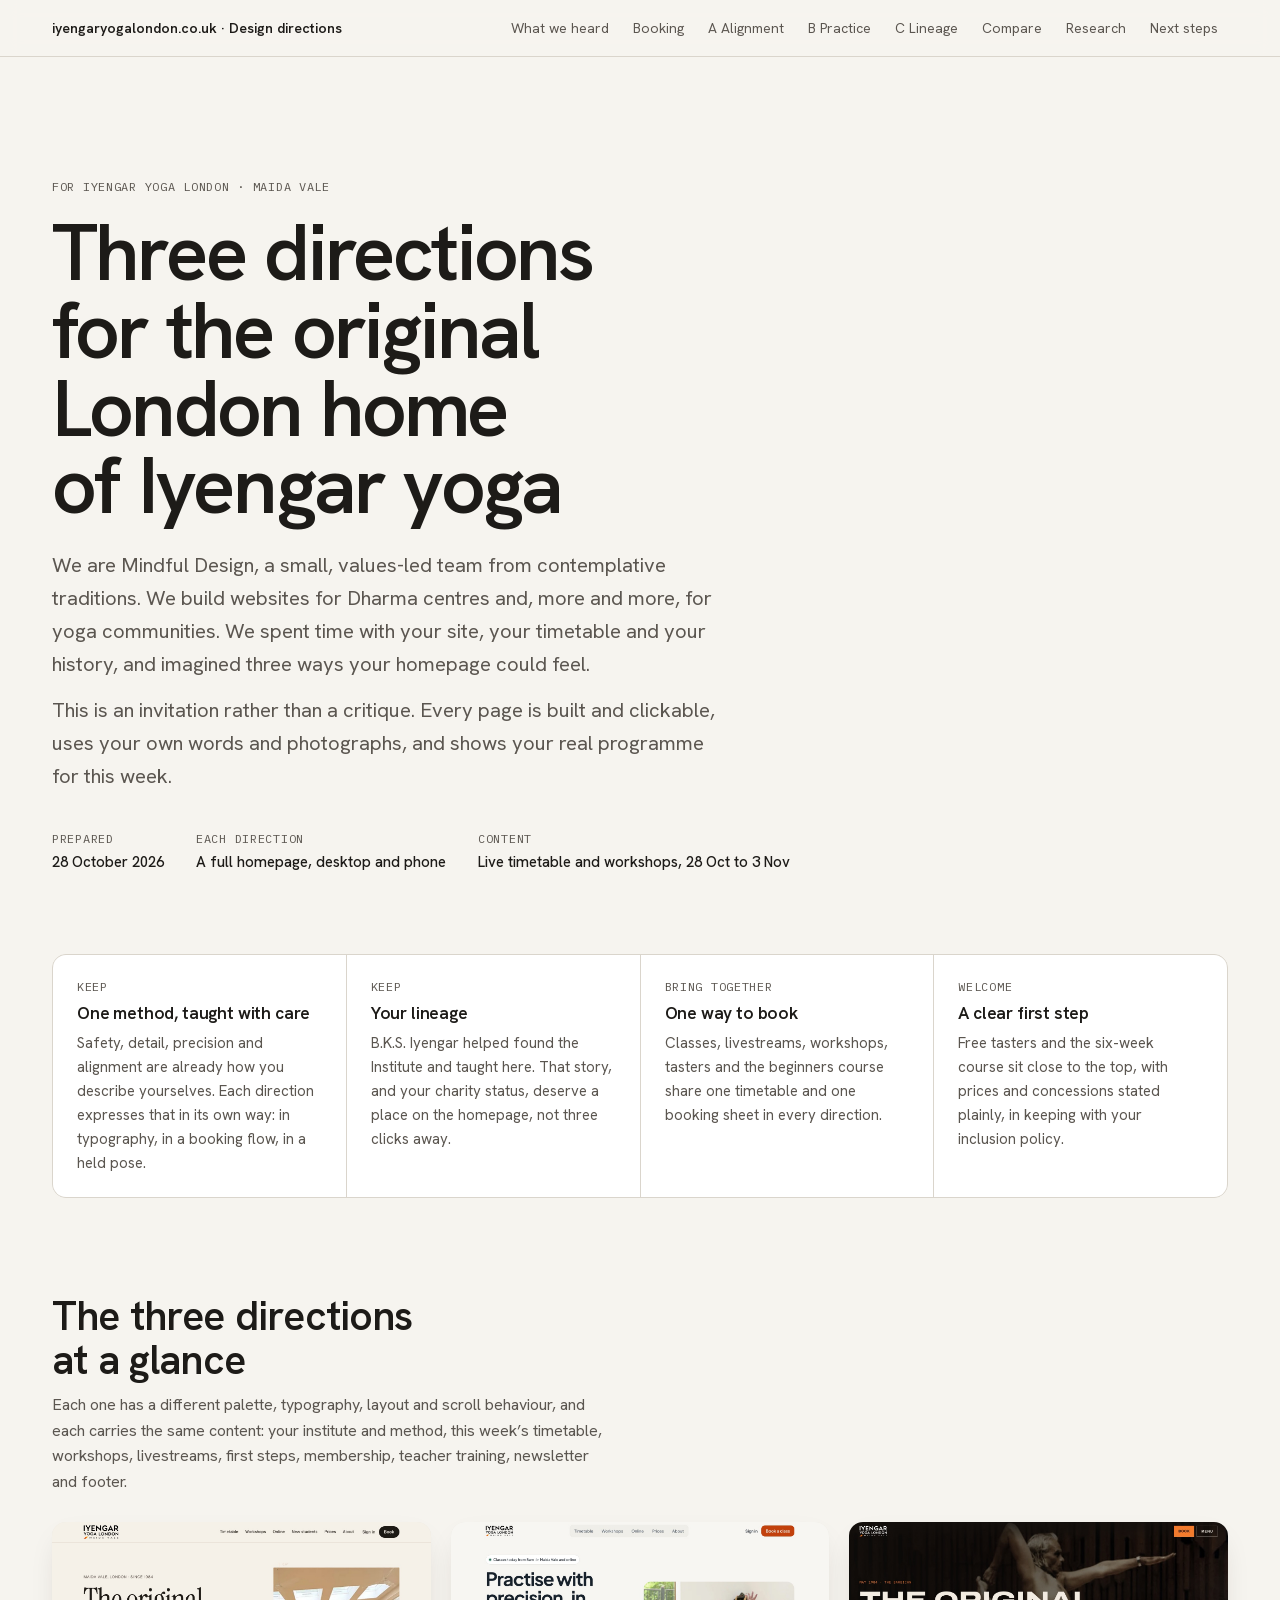
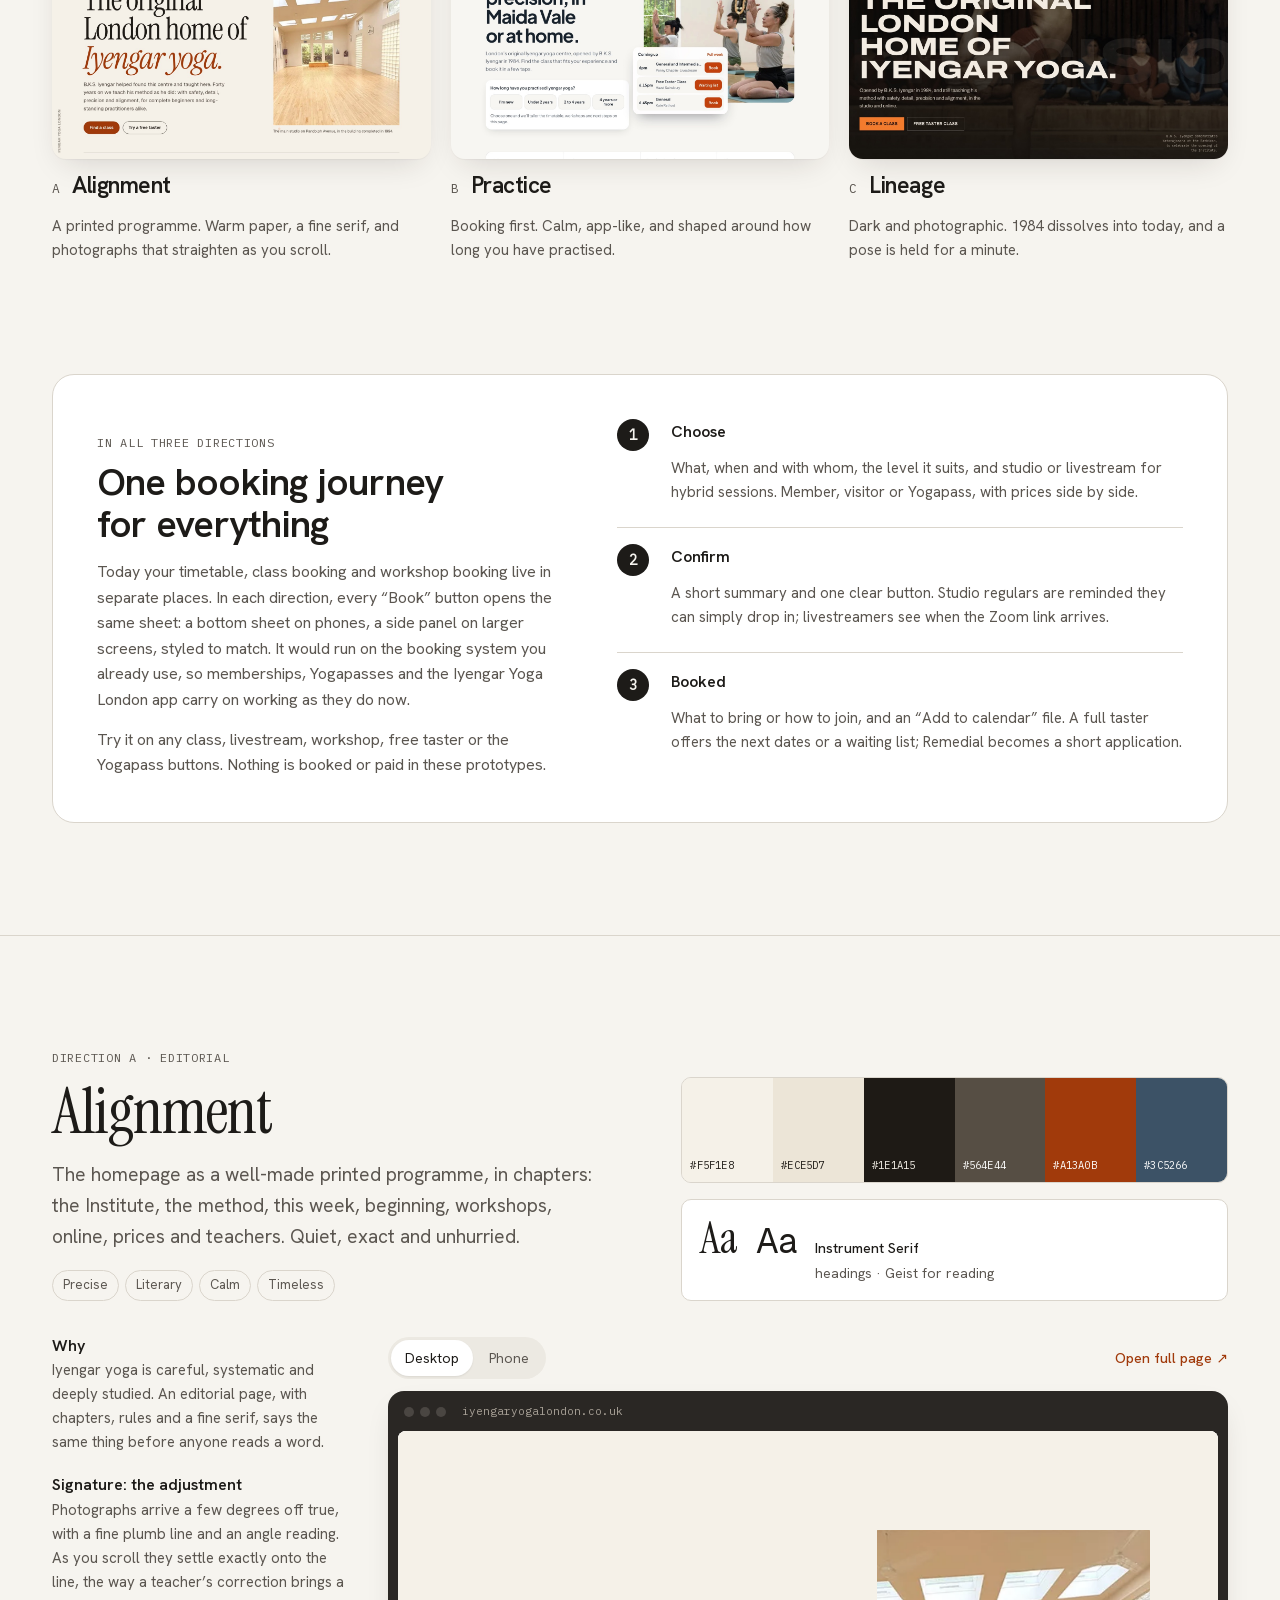
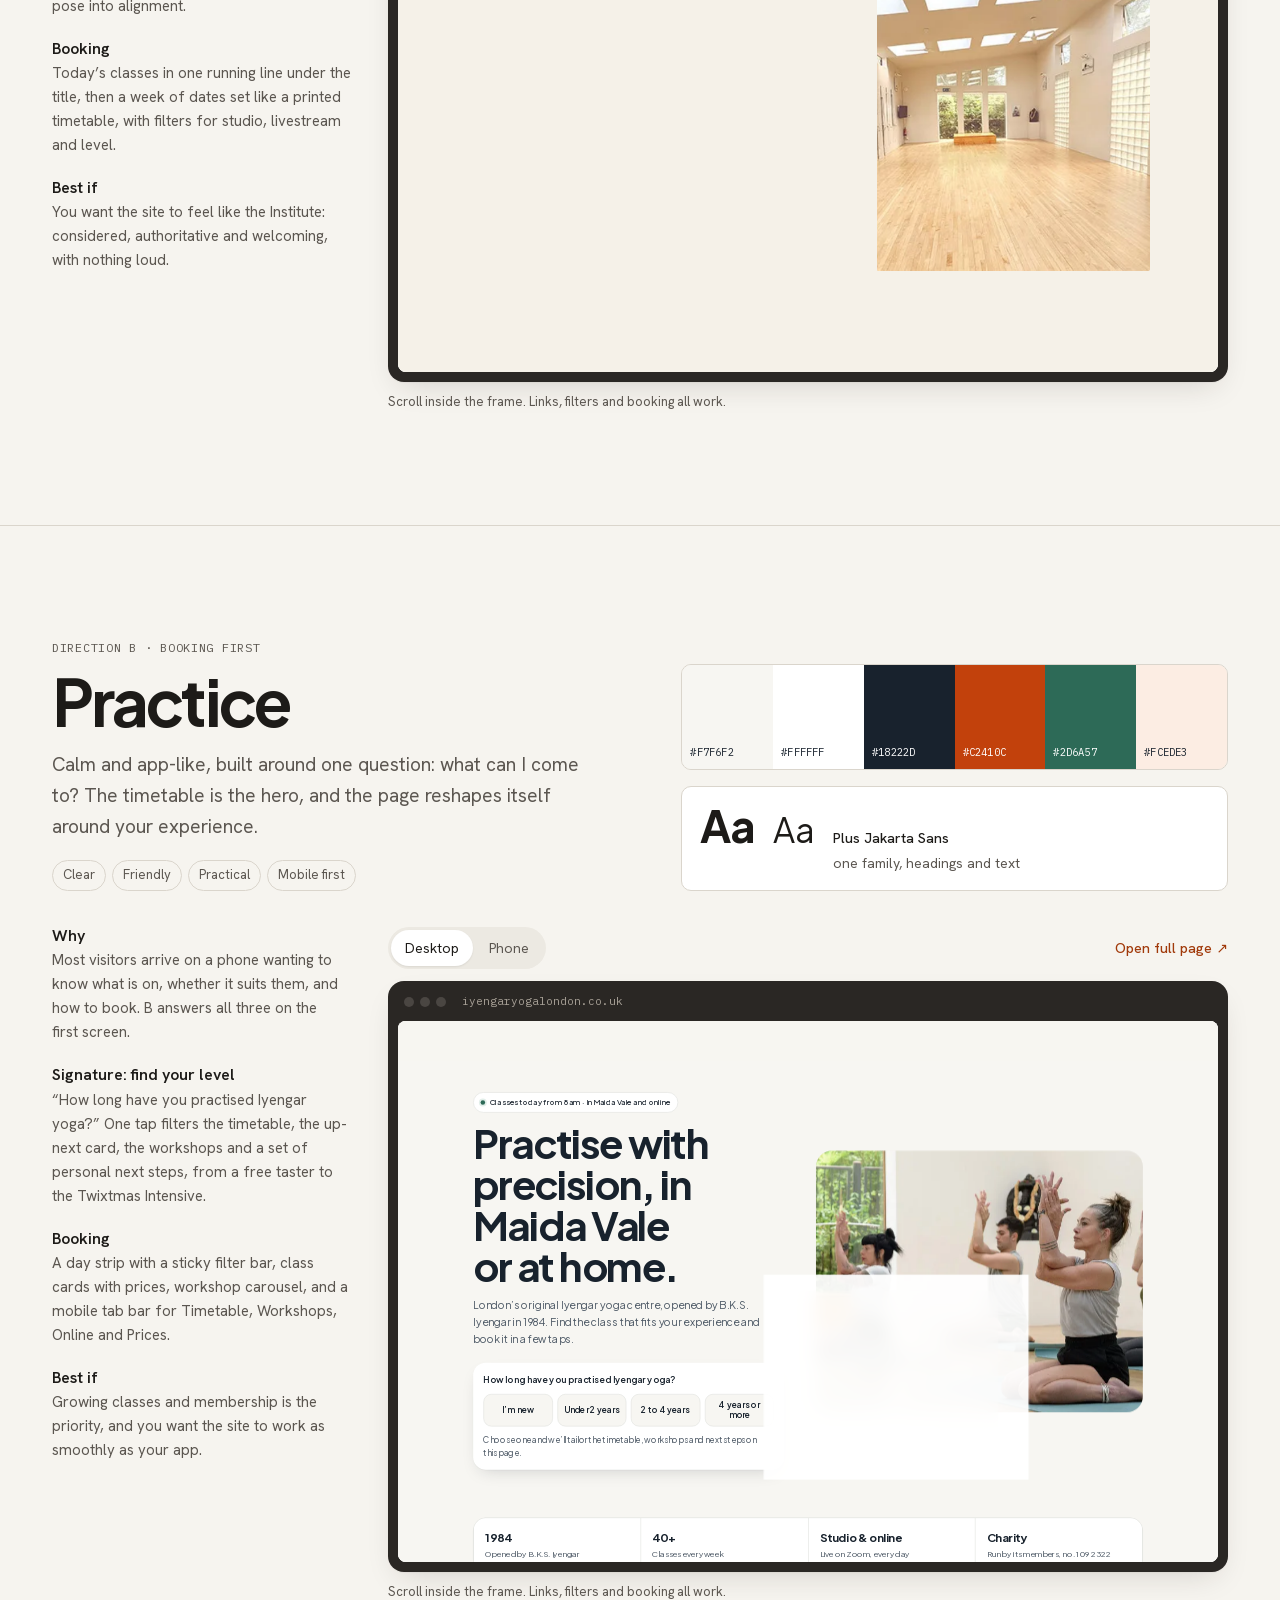
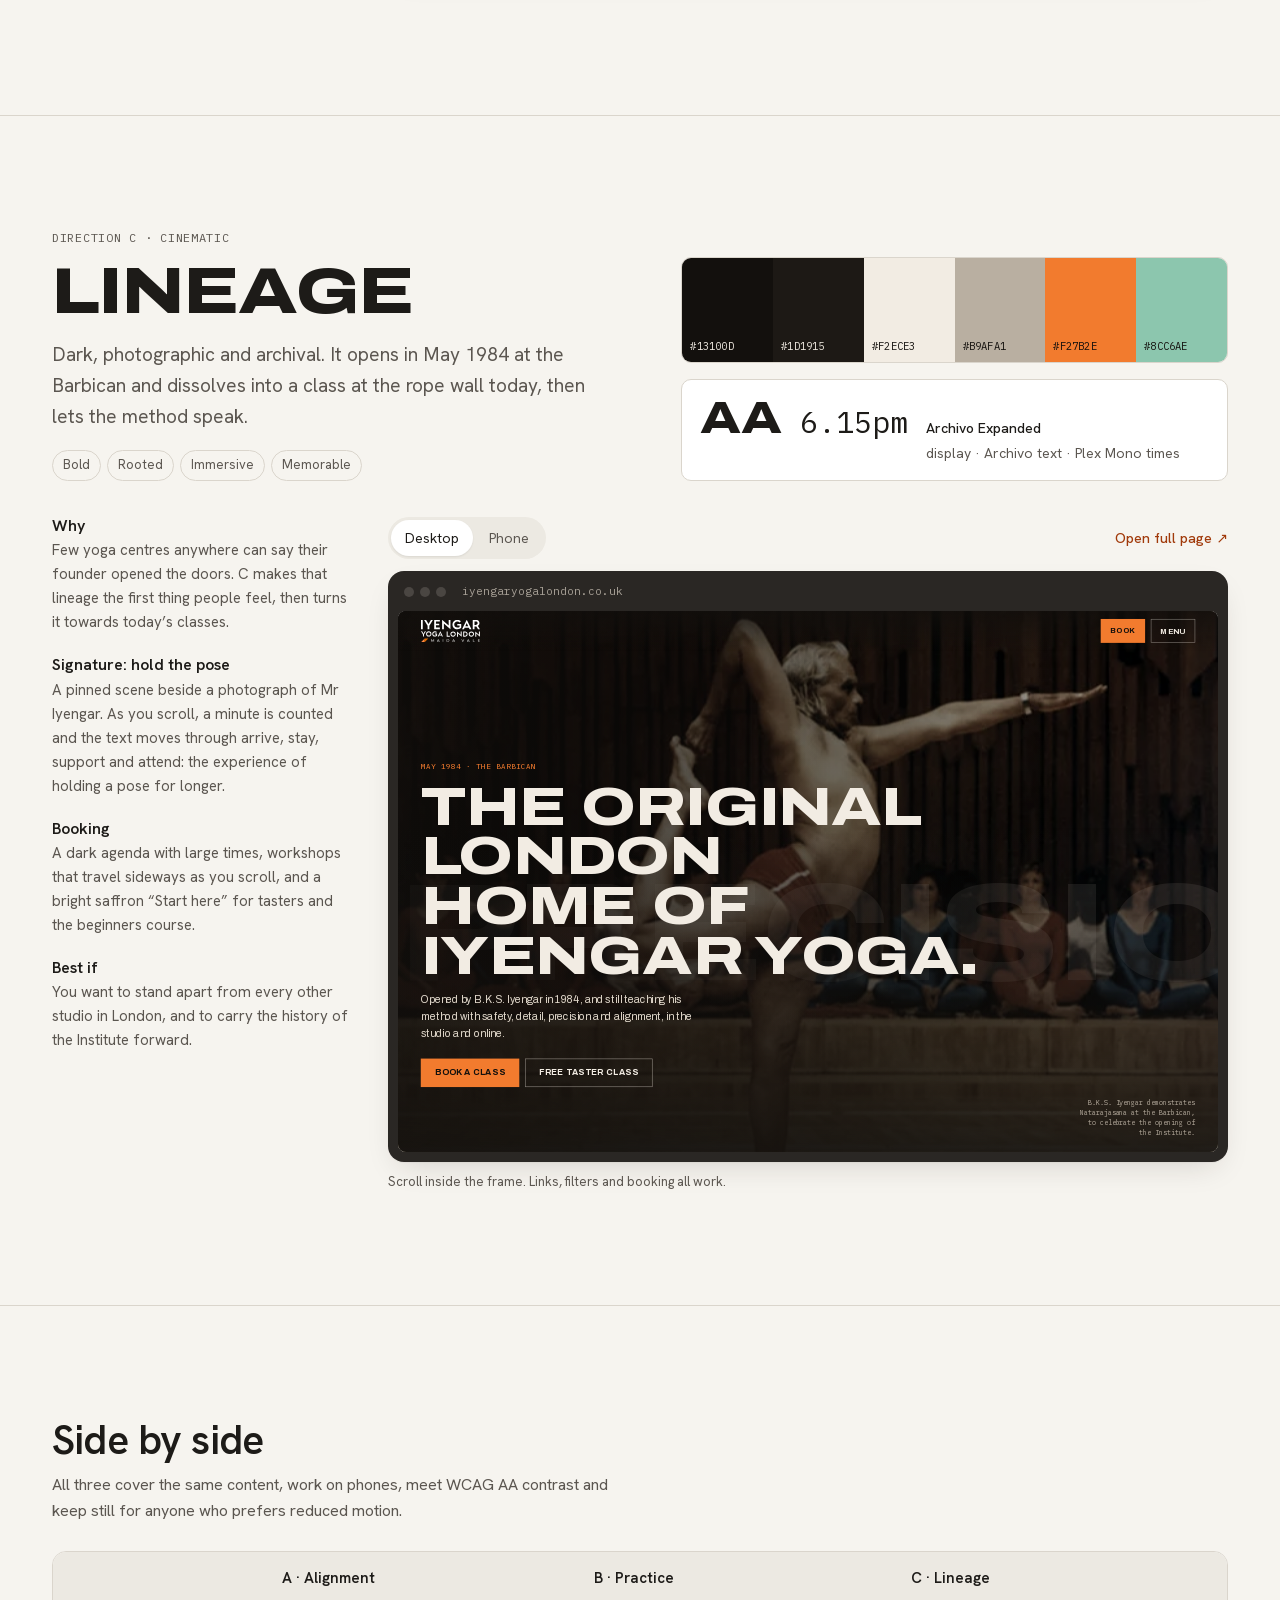
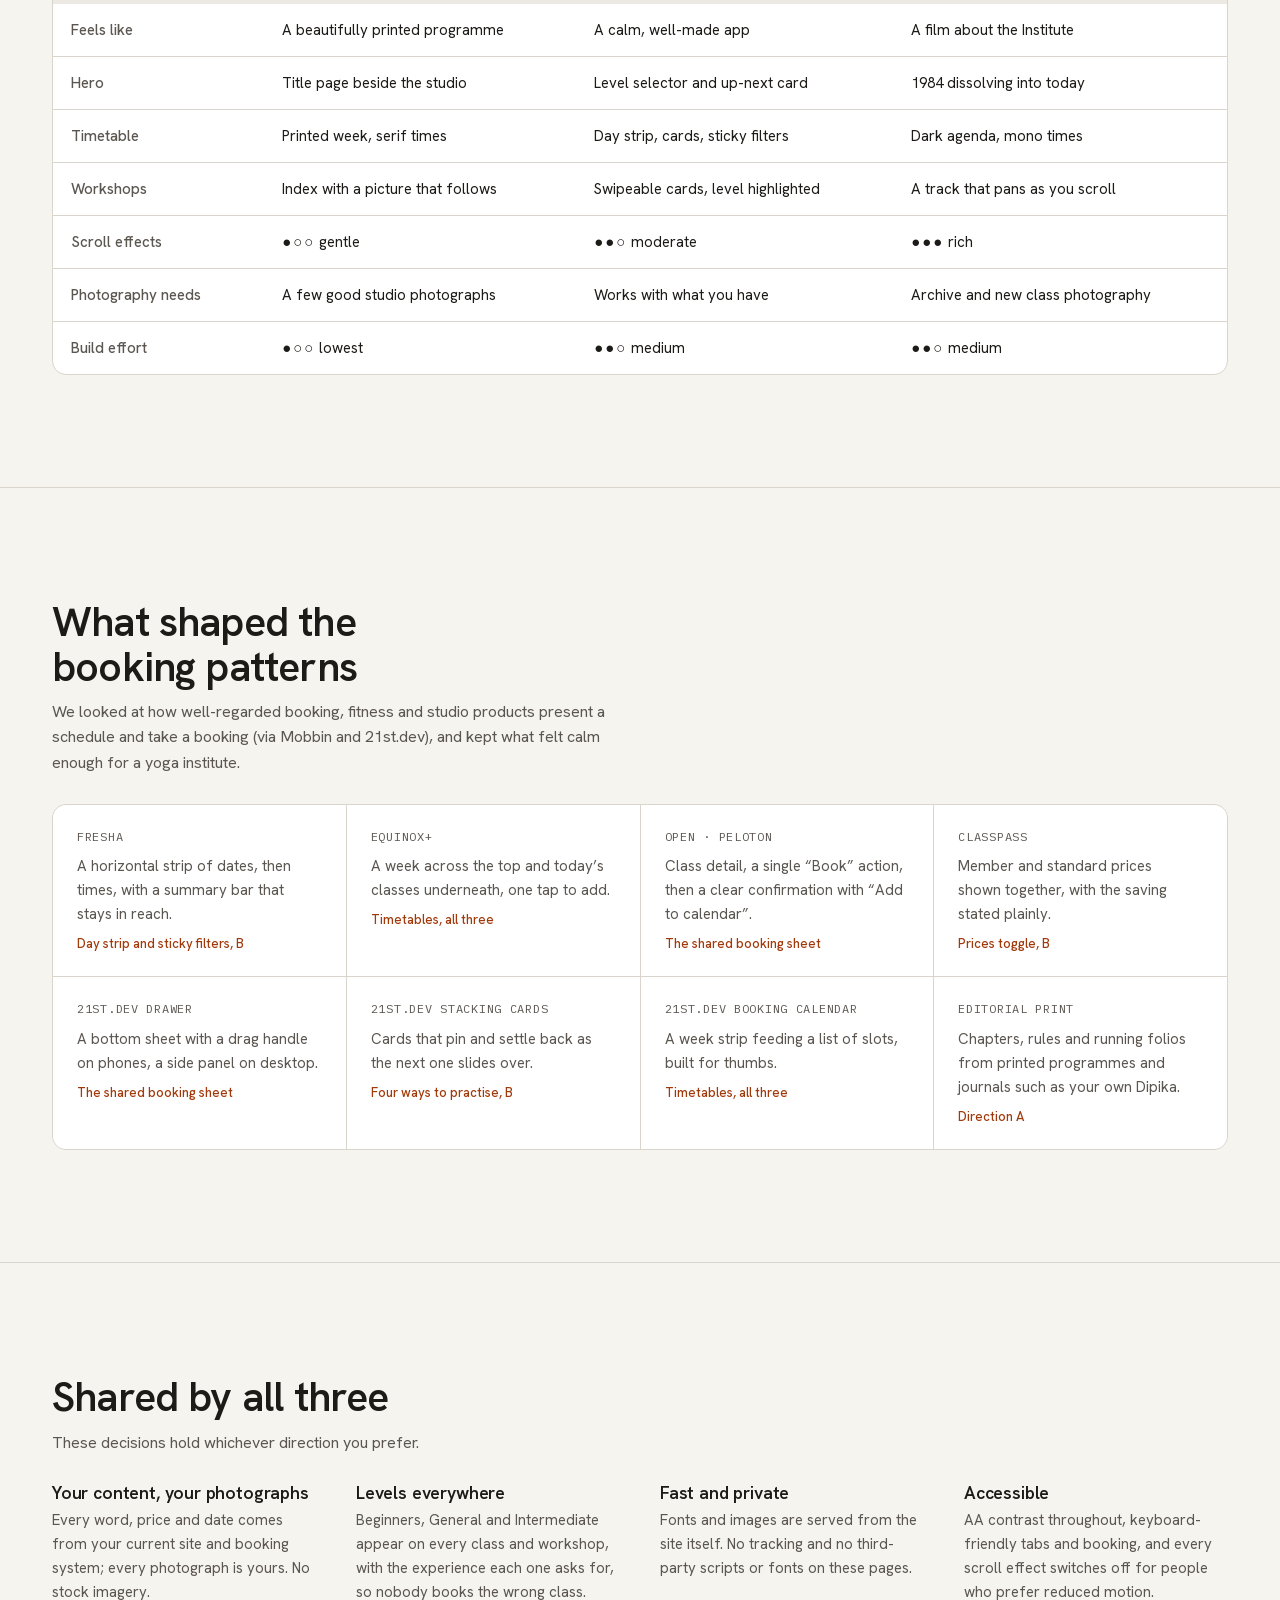
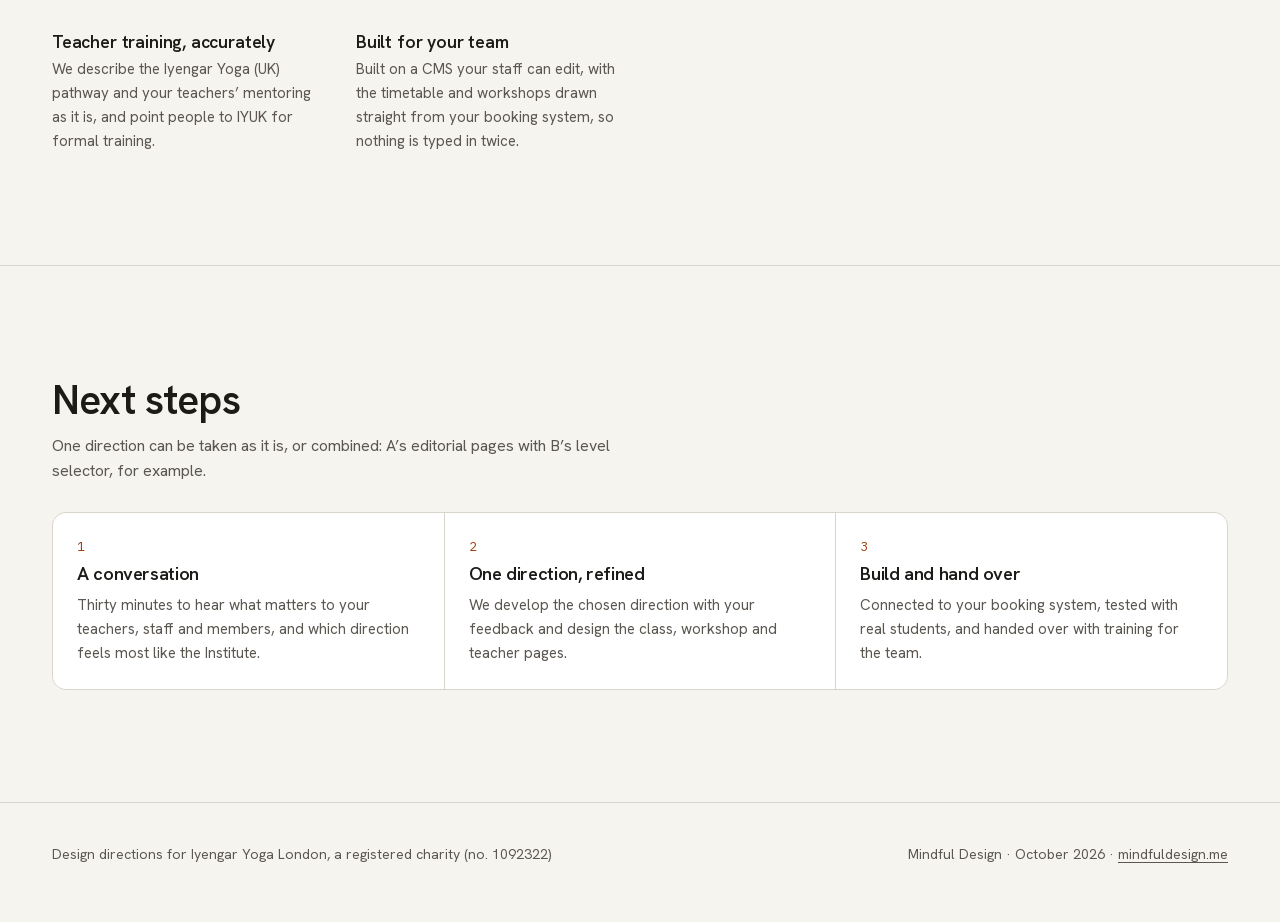
<file: index.html>
<!doctype html>
<html lang="en-GB">
<head>
<meta charset="utf-8">
<meta name="viewport" content="width=device-width, initial-scale=1, viewport-fit=cover">
<meta name="robots" content="noindex, nofollow">
<title>Iyengar Yoga London Design Directions</title>
<meta name="description" content="Three homepage design directions for Iyengar Yoga London, from Mindful Design.">
<link rel="icon" href="assets/img/logo.svg">
<link rel="stylesheet" href="assets/fonts/fonts.css">
<style>
/* A quiet studio folio: cover, what we heard, three direction chapters with live previews,
   the shared booking journey, a comparison and next steps. Neutral, so the directions carry the colour. */
:root {
  --bg: #F6F4EF; --bg-2: #ECE9E2; --card: #FFFFFF; --fg: #1D1B18; --fg-soft: #5B5650; --line: #DAD5CC;
  --accent: #A13A0B; --frame: #2A2724;
  --font: "Hanken Grotesk", ui-sans-serif, system-ui, -apple-system, "Segoe UI", sans-serif;
  --mono: "IBM Plex Mono", ui-monospace, "SF Mono", Menlo, monospace;
  --r: 14px; --shadow: 0 1px 1px rgba(40, 30, 20, .04), 0 12px 32px -12px rgba(40, 30, 20, .18);
  color-scheme: light;
}
@media (prefers-color-scheme: dark) {
  :root:not([data-theme="light"]) { --bg: #161513; --bg-2: #1F1D1B; --card: #242220; --fg: #EFECE6; --fg-soft: #ABA59B; --line: #37342F; --accent: #F0915C; --frame: #0E0D0C; --shadow: 0 1px 1px rgba(0,0,0,.3), 0 16px 40px -16px rgba(0,0,0,.6); color-scheme: dark; }
}
:root[data-theme="dark"] { --bg: #161513; --bg-2: #1F1D1B; --card: #242220; --fg: #EFECE6; --fg-soft: #ABA59B; --line: #37342F; --accent: #F0915C; --frame: #0E0D0C; color-scheme: dark; }
* { box-sizing: border-box; }
html { scroll-behavior: smooth; }
@media (prefers-reduced-motion: reduce) { html { scroll-behavior: auto; } }
body { margin: 0; background: var(--bg); color: var(--fg); font: 16px/1.6 var(--font); -webkit-font-smoothing: antialiased; }
::selection { background: var(--accent); color: var(--card); }
a { color: inherit; text-underline-offset: 3px; text-decoration-thickness: 1px; }
:focus-visible { outline: 2px solid var(--accent); outline-offset: 3px; border-radius: 4px; }
img { max-width: 100%; display: block; }
.wrap { max-width: 1240px; margin: 0 auto; padding-inline: max(16px, env(safe-area-inset-left, 0px)); }
@media (min-width: 720px) { .wrap { padding-inline: max(32px, env(safe-area-inset-left, 0px)); } }
.label { font-family: var(--mono); font-size: 12px; letter-spacing: .06em; text-transform: uppercase; color: var(--fg-soft); }
h1, h2, h3 { text-wrap: balance; margin: 0; font-weight: 600; letter-spacing: -.02em; line-height: 1.08; }
p { text-wrap: pretty; margin: 0; }

.bar { position: sticky; top: 0; z-index: 20; background: color-mix(in oklab, var(--bg) 88%, transparent); backdrop-filter: saturate(1.4) blur(10px); -webkit-backdrop-filter: saturate(1.4) blur(10px); border-bottom: 1px solid var(--line); }
.bar .wrap { display: flex; align-items: center; justify-content: space-between; gap: 16px; height: 56px; }
.bar b { font-weight: 600; font-size: 14px; white-space: nowrap; }
.bar nav { display: flex; gap: 4px; overflow-x: auto; scrollbar-width: none; }
.bar nav::-webkit-scrollbar { display: none; }
.bar nav a { text-decoration: none; font-size: 14px; color: var(--fg-soft); padding: 6px 10px; border-radius: 999px; white-space: nowrap; transition: background-color .15s, color .15s; }
.bar nav a:hover { background: var(--bg-2); color: var(--fg); }
@media (max-width: 640px) { .bar b span { display: none; } }

.cover { padding-block: clamp(56px, 10vw, 120px) clamp(40px, 6vw, 72px); }
.cover h1 { font-size: clamp(2.5rem, 6.2vw, 5rem); max-width: 15ch; letter-spacing: -.035em; line-height: .98; }
.cover .lede { margin-top: 24px; font-size: clamp(1.08rem, 1.6vw, 1.28rem); color: var(--fg-soft); max-width: 62ch; }
.cover .lede + .lede { margin-top: 14px; }
.cover .meta { margin-top: 36px; display: flex; flex-wrap: wrap; gap: 12px 32px; }
.cover .meta div { display: grid; gap: 2px; }
.cover .meta strong { font-weight: 500; font-size: 15px; }

.brief { padding-block: 8px clamp(56px, 8vw, 96px); }
.grid4 { display: grid; gap: 1px; background: var(--line); border: 1px solid var(--line); border-radius: var(--r); overflow: hidden; grid-template-columns: repeat(4, minmax(0, 1fr)); }
.grid4 > div { background: var(--card); padding: 22px 24px; display: grid; gap: 8px; align-content: start; }
.grid4 h3 { font-size: 1.08rem; letter-spacing: -.01em; }
.grid4 p { color: var(--fg-soft); font-size: 15px; }
.grid4 .used { font-size: 13px; color: var(--accent); font-weight: 500; }
@media (max-width: 1000px) { .grid4 { grid-template-columns: repeat(2, minmax(0, 1fr)); } }
@media (max-width: 560px) { .grid4 { grid-template-columns: minmax(0, 1fr); } }

.block { padding-block: 0 clamp(64px, 9vw, 112px); }
.section-head { display: grid; gap: 10px; margin-bottom: 28px; max-width: 62ch; }
.section-head h2 { font-size: clamp(1.8rem, 3.2vw, 2.6rem); }
.section-head p { color: var(--fg-soft); }
.tiles { display: grid; gap: 20px; grid-template-columns: repeat(auto-fit, minmax(280px, 1fr)); }
.tile { display: grid; gap: 14px; text-decoration: none; color: inherit; }
.tile .shot { aspect-ratio: 16 / 10; border-radius: var(--r); overflow: hidden; background: var(--bg-2); box-shadow: var(--shadow); }
.tile .shot img { width: 100%; height: 100%; object-fit: cover; object-position: top; transition: transform .5s cubic-bezier(.23, 1, .32, 1); }
@media (hover: hover) and (pointer: fine) { .tile:hover .shot img { transform: scale(1.03); } }
@media (prefers-reduced-motion: reduce) { .tile .shot img { transition: none; } .tile:hover .shot img { transform: none; } }
.tile .t-row { display: flex; align-items: baseline; gap: 12px; }
.tile .letter { font-family: var(--mono); font-size: 13px; color: var(--fg-soft); }
.tile h3 { font-size: 1.45rem; }
.tile p { color: var(--fg-soft); font-size: 15px; }

.journey { background: var(--card); border: 1px solid var(--line); border-radius: 22px; padding: clamp(22px, 4vw, 44px); display: grid; gap: 28px; }
@media (min-width: 960px) { .journey { grid-template-columns: minmax(0, .9fr) minmax(0, 1.1fr); gap: 56px; } }
.journey h2 { font-size: clamp(1.7rem, 3vw, 2.4rem); }
.journey > div > p { color: var(--fg-soft); margin-top: 14px; }
.steps3 { list-style: none; margin: 0; padding: 0; display: grid; gap: 0; counter-reset: s; }
.steps3 li { display: grid; grid-template-columns: 40px 1fr; gap: 4px 14px; padding: 16px 0; border-top: 1px solid var(--line); }
.steps3 li:first-child { border-top: 0; padding-top: 0; }
.steps3 li::before { counter-increment: s; content: counter(s); grid-row: span 2; width: 32px; height: 32px; border-radius: 50%; display: grid; place-items: center; background: var(--fg); color: var(--bg); font: 600 14px var(--mono); }
.steps3 b { font-weight: 600; }
.steps3 span { color: var(--fg-soft); font-size: 15px; }

.dir { padding-block: clamp(64px, 9vw, 112px); border-top: 1px solid var(--line); }
.dir-head { display: grid; gap: 28px; margin-bottom: 36px; }
@media (min-width: 960px) { .dir-head { grid-template-columns: minmax(0, 1.1fr) minmax(0, 1fr); align-items: end; } }
.dir-head h2 { font-size: clamp(2.4rem, 5vw, 4rem); letter-spacing: -.035em; margin-top: 10px; }
.dir-head .tag { margin-top: 14px; font-size: clamp(1.05rem, 1.5vw, 1.2rem); color: var(--fg-soft); max-width: 50ch; }
.chips { display: flex; flex-wrap: wrap; gap: 6px; margin-top: 18px; }
.chips span { font-size: 13px; padding: 4px 10px; border-radius: 999px; border: 1px solid var(--line); color: var(--fg-soft); }
.specimen { display: grid; gap: 16px; }
.swatches { display: grid; grid-template-columns: repeat(6, minmax(0, 1fr)); border-radius: 10px; overflow: hidden; border: 1px solid var(--line); }
.swatches div { aspect-ratio: 1 / 1.15; padding: 8px; display: flex; align-items: flex-end; }
.swatches code { font-family: var(--mono); font-size: 10.5px; letter-spacing: .02em; }
@media (max-width: 520px) { .swatches code { font-size: 8.5px; } }
.typo { display: flex; gap: 18px; align-items: baseline; flex-wrap: wrap; padding: 16px 18px; border: 1px solid var(--line); border-radius: 10px; background: var(--card); }
.typo .aa { font-size: 44px; line-height: 1; }
.typo .names { display: grid; gap: 2px; font-size: 14px; color: var(--fg-soft); }
.typo .names strong { color: var(--fg); font-weight: 500; }
.dir-body { display: grid; gap: 36px; }
@media (min-width: 1100px) { .dir-body { grid-template-columns: 300px minmax(0, 1fr); } }
.notes { display: grid; gap: 22px; align-content: start; }
.notes h3 { font-size: 1rem; letter-spacing: 0; margin-bottom: 4px; }
.notes p { color: var(--fg-soft); font-size: 15px; }

.preview { min-width: 0; }
.pv-tools { display: flex; flex-wrap: wrap; gap: 10px 16px; align-items: center; justify-content: space-between; margin-bottom: 12px; }
.seg { display: inline-flex; padding: 3px; gap: 2px; background: var(--bg-2); border-radius: 999px; }
.seg button { font: inherit; font-size: 14px; border: 0; background: transparent; color: var(--fg-soft); padding: 7px 14px; min-height: 36px; border-radius: 999px; cursor: pointer; }
.seg button[aria-pressed="true"] { background: var(--card); color: var(--fg); box-shadow: 0 1px 2px rgba(0, 0, 0, .08); }
.open-link { font-size: 14px; color: var(--accent); text-decoration: none; white-space: nowrap; font-weight: 500; }
.open-link:hover { text-decoration: underline; }
.frame { background: var(--frame); border-radius: 16px; padding: 10px; box-shadow: var(--shadow); }
.frame .chrome { display: flex; gap: 6px; padding: 2px 6px 10px; align-items: center; }
.frame .chrome i { width: 10px; height: 10px; border-radius: 50%; background: #4a4642; display: block; }
.frame .chrome span { margin-left: 10px; font-family: var(--mono); font-size: 11px; color: #A8A197; overflow: hidden; text-overflow: ellipsis; white-space: nowrap; }
.viewport { position: relative; overflow: hidden; border-radius: 8px; background: #fff; }
.viewport iframe { border: 0; display: block; transform-origin: 0 0; background: #fff; }
.frame.mobile { width: min(100%, 360px); margin: 0 auto; border-radius: 40px; padding: 12px; }
.frame.mobile .chrome { justify-content: center; padding-bottom: 8px; }
.frame.mobile .chrome i { display: none; }
.frame.mobile .chrome span { margin: 0; }
.frame.mobile .viewport { border-radius: 28px; }
.pv-hint { margin-top: 10px; font-size: 13px; color: var(--fg-soft); }

.compare, .shared, .next { padding-block: clamp(64px, 9vw, 112px); border-top: 1px solid var(--line); }
.table-wrap { overflow-x: auto; border: 1px solid var(--line); border-radius: var(--r); background: var(--card); }
table { border-collapse: collapse; width: 100%; min-width: 760px; font-size: 15px; }
th, td { text-align: left; vertical-align: top; padding: 14px 18px; border-bottom: 1px solid var(--line); }
tr:last-child td, tr:last-child th { border-bottom: 0; }
thead th { font-weight: 600; background: var(--bg-2); }
tbody th { font-weight: 500; color: var(--fg-soft); width: 18%; }
.dots { letter-spacing: 2px; font-family: var(--mono); }
.shared-grid { display: grid; gap: 28px 40px; grid-template-columns: repeat(auto-fit, minmax(260px, 1fr)); }
.shared-grid h3 { font-size: 1.1rem; margin-bottom: 6px; letter-spacing: -.01em; }
.shared-grid p { color: var(--fg-soft); font-size: 15px; }
.steps { list-style: none; padding: 0; margin: 0; display: grid; gap: 1px; background: var(--line); border: 1px solid var(--line); border-radius: var(--r); overflow: hidden; grid-template-columns: repeat(3, minmax(0, 1fr)); }
.steps li { background: var(--card); padding: 24px; display: grid; gap: 8px; align-content: start; }
.steps .n { font-family: var(--mono); font-size: 13px; color: var(--accent); }
.steps h3 { font-size: 1.15rem; }
.steps p { color: var(--fg-soft); font-size: 15px; }
@media (max-width: 760px) { .steps { grid-template-columns: minmax(0, 1fr); } }
footer { padding-block: 40px 56px; color: var(--fg-soft); font-size: 14px; border-top: 1px solid var(--line); }
footer .wrap { display: flex; flex-wrap: wrap; justify-content: space-between; gap: 12px; }
</style>
</head>
<body>
<header class="bar">
  <div class="wrap">
    <b>iyengaryogalondon.co.uk <span>· Design directions</span></b>
    <nav aria-label="Sections">
      <a href="#heard">What we heard</a>
      <a href="#journey">Booking</a>
      <a href="#alignment">A Alignment</a>
      <a href="#practice">B Practice</a>
      <a href="#lineage">C Lineage</a>
      <a href="#compare">Compare</a>
      <a href="#research">Research</a>
      <a href="#next">Next steps</a>
    </nav>
  </div>
</header>

<main>
  <section class="cover">
    <div class="wrap">
      <p class="label">For Iyengar Yoga London · Maida Vale</p>
      <h1 style="margin-top:18px">Three directions for the original London home of Iyengar yoga</h1>
      <p class="lede">We are Mindful Design, a small, values-led team from contemplative traditions. We build websites for Dharma centres and, more and more, for yoga communities. We spent time with your site, your timetable and your history, and imagined three ways your homepage could feel.</p>
      <p class="lede">This is an invitation rather than a critique. Every page is built and clickable, uses your own words and photographs, and shows your real programme for this week.</p>
      <div class="meta">
        <div><span class="label">Prepared</span><strong>28 October 2026</strong></div>
        <div><span class="label">Each direction</span><strong>A full homepage, desktop and phone</strong></div>
        <div><span class="label">Content</span><strong>Live timetable and workshops, 28 Oct to 3 Nov</strong></div>
      </div>
    </div>
  </section>

  <section class="brief" id="heard">
    <div class="wrap">
      <div class="grid4">
        <div><span class="label">Keep</span><h3>One method, taught with care</h3><p>Safety, detail, precision and alignment are already how you describe yourselves. Each direction expresses that in its own way: in typography, in a booking flow, in a held pose.</p></div>
        <div><span class="label">Keep</span><h3>Your lineage</h3><p>B.K.S. Iyengar helped found the Institute and taught here. That story, and your charity status, deserve a place on the homepage, not three clicks away.</p></div>
        <div><span class="label">Bring together</span><h3>One way to book</h3><p>Classes, livestreams, workshops, tasters and the beginners course share one timetable and one booking sheet in every direction.</p></div>
        <div><span class="label">Welcome</span><h3>A clear first step</h3><p>Free tasters and the six-week course sit close to the top, with prices and concessions stated plainly, in keeping with your inclusion policy.</p></div>
      </div>
    </div>
  </section>

  <section class="block" id="overview">
    <div class="wrap">
      <div class="section-head">
        <h2>The three directions at a glance</h2>
        <p>Each one has a different palette, typography, layout and scroll behaviour, and each carries the same content: your institute and method, this week’s timetable, workshops, livestreams, first steps, membership, teacher training, newsletter and footer.</p>
      </div>
      <div class="tiles">
        <a class="tile" href="#alignment">
          <div class="shot"><img src="assets/shots/a-home.jpg" alt="Direction A homepage: a serif headline on warm paper beside a photograph of the main studio" loading="lazy" width="1440" height="900"></div>
          <div class="t-row"><span class="letter">A</span><h3>Alignment</h3></div>
          <p>A printed programme. Warm paper, a fine serif, and photographs that straighten as you scroll.</p>
        </a>
        <a class="tile" href="#practice">
          <div class="shot"><img src="assets/shots/b-home.jpg" alt="Direction B homepage: a bold sans headline, a level selector and an up-next booking card over a class photo" loading="lazy" width="1440" height="900"></div>
          <div class="t-row"><span class="letter">B</span><h3>Practice</h3></div>
          <p>Booking first. Calm, app-like, and shaped around how long you have practised.</p>
        </a>
        <a class="tile" href="#lineage">
          <div class="shot"><img src="assets/shots/c-home.jpg" alt="Direction C homepage: B.K.S. Iyengar at the Barbican in 1984 behind a wide uppercase headline" loading="lazy" width="1440" height="900"></div>
          <div class="t-row"><span class="letter">C</span><h3>Lineage</h3></div>
          <p>Dark and photographic. 1984 dissolves into today, and a pose is held for a minute.</p>
        </a>
      </div>
    </div>
  </section>

  <section class="block" id="journey">
    <div class="wrap">
      <div class="journey">
        <div>
          <p class="label">In all three directions</p>
          <h2 style="margin-top:10px">One booking journey for everything</h2>
          <p>Today your timetable, class booking and workshop booking live in separate places. In each direction, every “Book” button opens the same sheet: a bottom sheet on phones, a side panel on larger screens, styled to match. It would run on the booking system you already use, so memberships, Yogapasses and the Iyengar Yoga London app carry on working as they do now.</p>
          <p>Try it on any class, livestream, workshop, free taster or the Yogapass buttons. Nothing is booked or paid in these prototypes.</p>
        </div>
        <ol class="steps3">
          <li><b>Choose</b><span>What, when and with whom, the level it suits, and studio or livestream for hybrid sessions. Member, visitor or Yogapass, with prices side by side.</span></li>
          <li><b>Confirm</b><span>A short summary and one clear button. Studio regulars are reminded they can simply drop in; livestreamers see when the Zoom link arrives.</span></li>
          <li><b>Booked</b><span>What to bring or how to join, and an “Add to calendar” file. A full taster offers the next dates or a waiting list; Remedial becomes a short application.</span></li>
        </ol>
      </div>
    </div>
  </section>

  <!-- A -->
  <section class="dir" id="alignment">
    <div class="wrap">
      <div class="dir-head">
        <div>
          <p class="label">Direction A · Editorial</p>
          <h2 style="font-family:'Instrument Serif',Georgia,serif;font-weight:400;letter-spacing:-.02em">Alignment</h2>
          <p class="tag">The homepage as a well-made printed programme, in chapters: the Institute, the method, this week, beginning, workshops, online, prices and teachers. Quiet, exact and unhurried.</p>
          <div class="chips"><span>Precise</span><span>Literary</span><span>Calm</span><span>Timeless</span></div>
        </div>
        <div class="specimen">
          <div class="swatches">
            <div style="background:#F5F1E8;color:#1E1A15"><code>#F5F1E8</code></div>
            <div style="background:#ECE5D7;color:#1E1A15"><code>#ECE5D7</code></div>
            <div style="background:#1E1A15;color:#F5F1E8"><code>#1E1A15</code></div>
            <div style="background:#564E44;color:#FFFFFF"><code>#564E44</code></div>
            <div style="background:#A13A0B;color:#FFFFFF"><code>#A13A0B</code></div>
            <div style="background:#3C5266;color:#FFFFFF"><code>#3C5266</code></div>
          </div>
          <div class="typo">
            <span class="aa" style="font-family:'Instrument Serif',Georgia,serif">Aa</span>
            <span class="aa" style="font-family:'Geist',sans-serif;font-size:34px">Aa</span>
            <div class="names"><strong>Instrument Serif</strong><span>headings · Geist for reading</span></div>
          </div>
        </div>
      </div>
      <div class="dir-body">
        <div class="notes">
          <div><h3>Why</h3><p>Iyengar yoga is careful, systematic and deeply studied. An editorial page, with chapters, rules and a fine serif, says the same thing before anyone reads a word.</p></div>
          <div><h3>Signature: the adjustment</h3><p>Photographs arrive a few degrees off true, with a fine plumb line and an angle reading. As you scroll they settle exactly onto the line, the way a teacher’s correction brings a pose into alignment.</p></div>
          <div><h3>Booking</h3><p>Today’s classes in one running line under the title, then a week of dates set like a printed timetable, with filters for studio, livestream and level.</p></div>
          <div><h3>Best if</h3><p>You want the site to feel like the Institute: considered, authoritative and welcoming, with nothing loud.</p></div>
        </div>
        <div class="preview" data-dir="a"></div>
      </div>
    </div>
  </section>

  <!-- B -->
  <section class="dir" id="practice">
    <div class="wrap">
      <div class="dir-head">
        <div>
          <p class="label">Direction B · Booking first</p>
          <h2 style="font-family:'Plus Jakarta Sans',sans-serif;font-weight:700;letter-spacing:-.045em">Practice</h2>
          <p class="tag">Calm and app-like, built around one question: what can I come to? The timetable is the hero, and the page reshapes itself around your experience.</p>
          <div class="chips"><span>Clear</span><span>Friendly</span><span>Practical</span><span>Mobile first</span></div>
        </div>
        <div class="specimen">
          <div class="swatches">
            <div style="background:#F7F6F2;color:#18222D"><code>#F7F6F2</code></div>
            <div style="background:#FFFFFF;color:#18222D"><code>#FFFFFF</code></div>
            <div style="background:#18222D;color:#FFFFFF"><code>#18222D</code></div>
            <div style="background:#C2410C;color:#FFFFFF"><code>#C2410C</code></div>
            <div style="background:#2D6A57;color:#FFFFFF"><code>#2D6A57</code></div>
            <div style="background:#FCEDE3;color:#18222D"><code>#FCEDE3</code></div>
          </div>
          <div class="typo">
            <span class="aa" style="font-family:'Plus Jakarta Sans',sans-serif;font-weight:700;letter-spacing:-.03em">Aa</span>
            <span class="aa" style="font-family:'Plus Jakarta Sans',sans-serif;font-size:34px">Aa</span>
            <div class="names"><strong>Plus Jakarta Sans</strong><span>one family, headings and text</span></div>
          </div>
        </div>
      </div>
      <div class="dir-body">
        <div class="notes">
          <div><h3>Why</h3><p>Most visitors arrive on a phone wanting to know what is on, whether it suits them, and how to book. B answers all three on the first screen.</p></div>
          <div><h3>Signature: find your level</h3><p>“How long have you practised Iyengar yoga?” One tap filters the timetable, the up-next card, the workshops and a set of personal next steps, from a free taster to the Twixtmas Intensive.</p></div>
          <div><h3>Booking</h3><p>A day strip with a sticky filter bar, class cards with prices, workshop carousel, and a mobile tab bar for Timetable, Workshops, Online and Prices.</p></div>
          <div><h3>Best if</h3><p>Growing classes and membership is the priority, and you want the site to work as smoothly as your app.</p></div>
        </div>
        <div class="preview" data-dir="b"></div>
      </div>
    </div>
  </section>

  <!-- C -->
  <section class="dir" id="lineage">
    <div class="wrap">
      <div class="dir-head">
        <div>
          <p class="label">Direction C · Cinematic</p>
          <h2 style="font-family:'Archivo',sans-serif;font-stretch:125%;font-weight:800;text-transform:uppercase;letter-spacing:-.01em">Lineage</h2>
          <p class="tag">Dark, photographic and archival. It opens in May 1984 at the Barbican and dissolves into a class at the rope wall today, then lets the method speak.</p>
          <div class="chips"><span>Bold</span><span>Rooted</span><span>Immersive</span><span>Memorable</span></div>
        </div>
        <div class="specimen">
          <div class="swatches">
            <div style="background:#13100D;color:#F2ECE3"><code>#13100D</code></div>
            <div style="background:#1D1915;color:#F2ECE3"><code>#1D1915</code></div>
            <div style="background:#F2ECE3;color:#13100D"><code>#F2ECE3</code></div>
            <div style="background:#B9AFA1;color:#13100D"><code>#B9AFA1</code></div>
            <div style="background:#F27B2E;color:#13100D"><code>#F27B2E</code></div>
            <div style="background:#8CC6AE;color:#13100D"><code>#8CC6AE</code></div>
          </div>
          <div class="typo">
            <span class="aa" style="font-family:'Archivo',sans-serif;font-stretch:125%;font-weight:800">AA</span>
            <span class="aa" style="font-family:'IBM Plex Mono',monospace;font-size:30px">6.15pm</span>
            <div class="names"><strong>Archivo Expanded</strong><span>display · Archivo text · Plex Mono times</span></div>
          </div>
        </div>
      </div>
      <div class="dir-body">
        <div class="notes">
          <div><h3>Why</h3><p>Few yoga centres anywhere can say their founder opened the doors. C makes that lineage the first thing people feel, then turns it towards today’s classes.</p></div>
          <div><h3>Signature: hold the pose</h3><p>A pinned scene beside a photograph of Mr Iyengar. As you scroll, a minute is counted and the text moves through arrive, stay, support and attend: the experience of holding a pose for longer.</p></div>
          <div><h3>Booking</h3><p>A dark agenda with large times, workshops that travel sideways as you scroll, and a bright saffron “Start here” for tasters and the beginners course.</p></div>
          <div><h3>Best if</h3><p>You want to stand apart from every other studio in London, and to carry the history of the Institute forward.</p></div>
        </div>
        <div class="preview" data-dir="c"></div>
      </div>
    </div>
  </section>

  <section class="compare" id="compare">
    <div class="wrap">
      <div class="section-head">
        <h2>Side by side</h2>
        <p>All three cover the same content, work on phones, meet WCAG AA contrast and keep still for anyone who prefers reduced motion.</p>
      </div>
      <div class="table-wrap">
        <table>
          <thead><tr><th></th><th scope="col">A · Alignment</th><th scope="col">B · Practice</th><th scope="col">C · Lineage</th></tr></thead>
          <tbody>
            <tr><th scope="row">Feels like</th><td>A beautifully printed programme</td><td>A calm, well-made app</td><td>A film about the Institute</td></tr>
            <tr><th scope="row">Hero</th><td>Title page beside the studio</td><td>Level selector and up-next card</td><td>1984 dissolving into today</td></tr>
            <tr><th scope="row">Timetable</th><td>Printed week, serif times</td><td>Day strip, cards, sticky filters</td><td>Dark agenda, mono times</td></tr>
            <tr><th scope="row">Workshops</th><td>Index with a picture that follows</td><td>Swipeable cards, level highlighted</td><td>A track that pans as you scroll</td></tr>
            <tr><th scope="row">Scroll effects</th><td><span class="dots">●○○</span> gentle</td><td><span class="dots">●●○</span> moderate</td><td><span class="dots">●●●</span> rich</td></tr>
            <tr><th scope="row">Photography needs</th><td>A few good studio photographs</td><td>Works with what you have</td><td>Archive and new class photography</td></tr>
            <tr><th scope="row">Build effort</th><td><span class="dots">●○○</span> lowest</td><td><span class="dots">●●○</span> medium</td><td><span class="dots">●●○</span> medium</td></tr>
          </tbody>
        </table>
      </div>
    </div>
  </section>

  <section class="shared" id="research">
    <div class="wrap">
      <div class="section-head">
        <h2>What shaped the booking patterns</h2>
        <p>We looked at how well-regarded booking, fitness and studio products present a schedule and take a booking (via Mobbin and 21st.dev), and kept what felt calm enough for a yoga institute.</p>
      </div>
      <div class="grid4">
        <div><span class="label">Fresha</span><p>A horizontal strip of dates, then times, with a summary bar that stays in reach.</p><span class="used">Day strip and sticky filters, B</span></div>
        <div><span class="label">Equinox+</span><p>A week across the top and today’s classes underneath, one tap to add.</p><span class="used">Timetables, all three</span></div>
        <div><span class="label">Open · Peloton</span><p>Class detail, a single “Book” action, then a clear confirmation with “Add to calendar”.</p><span class="used">The shared booking sheet</span></div>
        <div><span class="label">ClassPass</span><p>Member and standard prices shown together, with the saving stated plainly.</p><span class="used">Prices toggle, B</span></div>
        <div><span class="label">21st.dev drawer</span><p>A bottom sheet with a drag handle on phones, a side panel on desktop.</p><span class="used">The shared booking sheet</span></div>
        <div><span class="label">21st.dev stacking cards</span><p>Cards that pin and settle back as the next one slides over.</p><span class="used">Four ways to practise, B</span></div>
        <div><span class="label">21st.dev booking calendar</span><p>A week strip feeding a list of slots, built for thumbs.</p><span class="used">Timetables, all three</span></div>
        <div><span class="label">Editorial print</span><p>Chapters, rules and running folios from printed programmes and journals such as your own Dipika.</p><span class="used">Direction A</span></div>
      </div>
    </div>
  </section>

  <section class="shared" id="shared">
    <div class="wrap">
      <div class="section-head">
        <h2>Shared by all three</h2>
        <p>These decisions hold whichever direction you prefer.</p>
      </div>
      <div class="shared-grid">
        <div><h3>Your content, your photographs</h3><p>Every word, price and date comes from your current site and booking system; every photograph is yours. No stock imagery.</p></div>
        <div><h3>Levels everywhere</h3><p>Beginners, General and Intermediate appear on every class and workshop, with the experience each one asks for, so nobody books the wrong class.</p></div>
        <div><h3>Fast and private</h3><p>Fonts and images are served from the site itself. No tracking and no third-party scripts or fonts on these pages.</p></div>
        <div><h3>Accessible</h3><p>AA contrast throughout, keyboard-friendly tabs and booking, and every scroll effect switches off for people who prefer reduced motion.</p></div>
        <div><h3>Teacher training, accurately</h3><p>We describe the Iyengar Yoga (UK) pathway and your teachers’ mentoring as it is, and point people to IYUK for formal training.</p></div>
        <div><h3>Built for your team</h3><p>Built on a CMS your staff can edit, with the timetable and workshops drawn straight from your booking system, so nothing is typed in twice.</p></div>
      </div>
    </div>
  </section>

  <section class="next" id="next">
    <div class="wrap">
      <div class="section-head">
        <h2>Next steps</h2>
        <p>One direction can be taken as it is, or combined: A’s editorial pages with B’s level selector, for example.</p>
      </div>
      <ol class="steps">
        <li><span class="n">1</span><h3>A conversation</h3><p>Thirty minutes to hear what matters to your teachers, staff and members, and which direction feels most like the Institute.</p></li>
        <li><span class="n">2</span><h3>One direction, refined</h3><p>We develop the chosen direction with your feedback and design the class, workshop and teacher pages.</p></li>
        <li><span class="n">3</span><h3>Build and hand over</h3><p>Connected to your booking system, tested with real students, and handed over with training for the team.</p></li>
      </ol>
    </div>
  </section>
</main>
<footer>
  <div class="wrap">
    <span>Design directions for Iyengar Yoga London, a registered charity (no. 1092322)</span>
    <span>Mindful Design · October 2026 · <a href="https://mindfuldesign.me">mindfuldesign.me</a></span>
  </div>
</footer>
<script>
(function () {
  const DESK = 1440, PHONE = 390;
  document.querySelectorAll('.preview').forEach((el) => {
    const dir = el.dataset.dir;
    let device = 'desktop';
    el.innerHTML = `
      <div class="pv-tools">
        <div class="seg" role="group" aria-label="Device"><button type="button" data-device="desktop" aria-pressed="true">Desktop</button><button type="button" data-device="mobile" aria-pressed="false">Phone</button></div>
        <a class="open-link" href="${dir}/home.html" target="_blank" rel="noopener">Open full page ↗</a>
      </div>
      <div class="frame"><div class="chrome"><i></i><i></i><i></i><span>iyengaryogalondon.co.uk</span></div><div class="viewport"><iframe title="Direction ${dir.toUpperCase()} homepage preview" loading="lazy" src="${dir}/home.html"></iframe></div></div>
      <p class="pv-hint">Scroll inside the frame. Links, filters and booking all work.</p>`;
    const frame = el.querySelector('.frame'), vp = el.querySelector('.viewport'), iframe = el.querySelector('iframe');
    function fit() {
      const w = vp.clientWidth, base = device === 'desktop' ? DESK : PHONE, s = w / base;
      const h = device === 'desktop' ? Math.min(820, Math.round(w * 0.66)) : Math.round(w * 2.05);
      iframe.style.width = base + 'px';
      iframe.style.height = Math.round(h / s) + 'px';
      iframe.style.transform = `scale(${s})`;
      vp.style.height = h + 'px';
    }
    el.querySelectorAll('[data-device]').forEach((b) => b.addEventListener('click', () => {
      device = b.dataset.device;
      el.querySelectorAll('[data-device]').forEach((x) => x.setAttribute('aria-pressed', x === b));
      frame.classList.toggle('mobile', device === 'mobile');
      fit();
    }));
    new ResizeObserver(fit).observe(vp);
    fit();
  });
})();
</script>
</body>
</html>
</file>
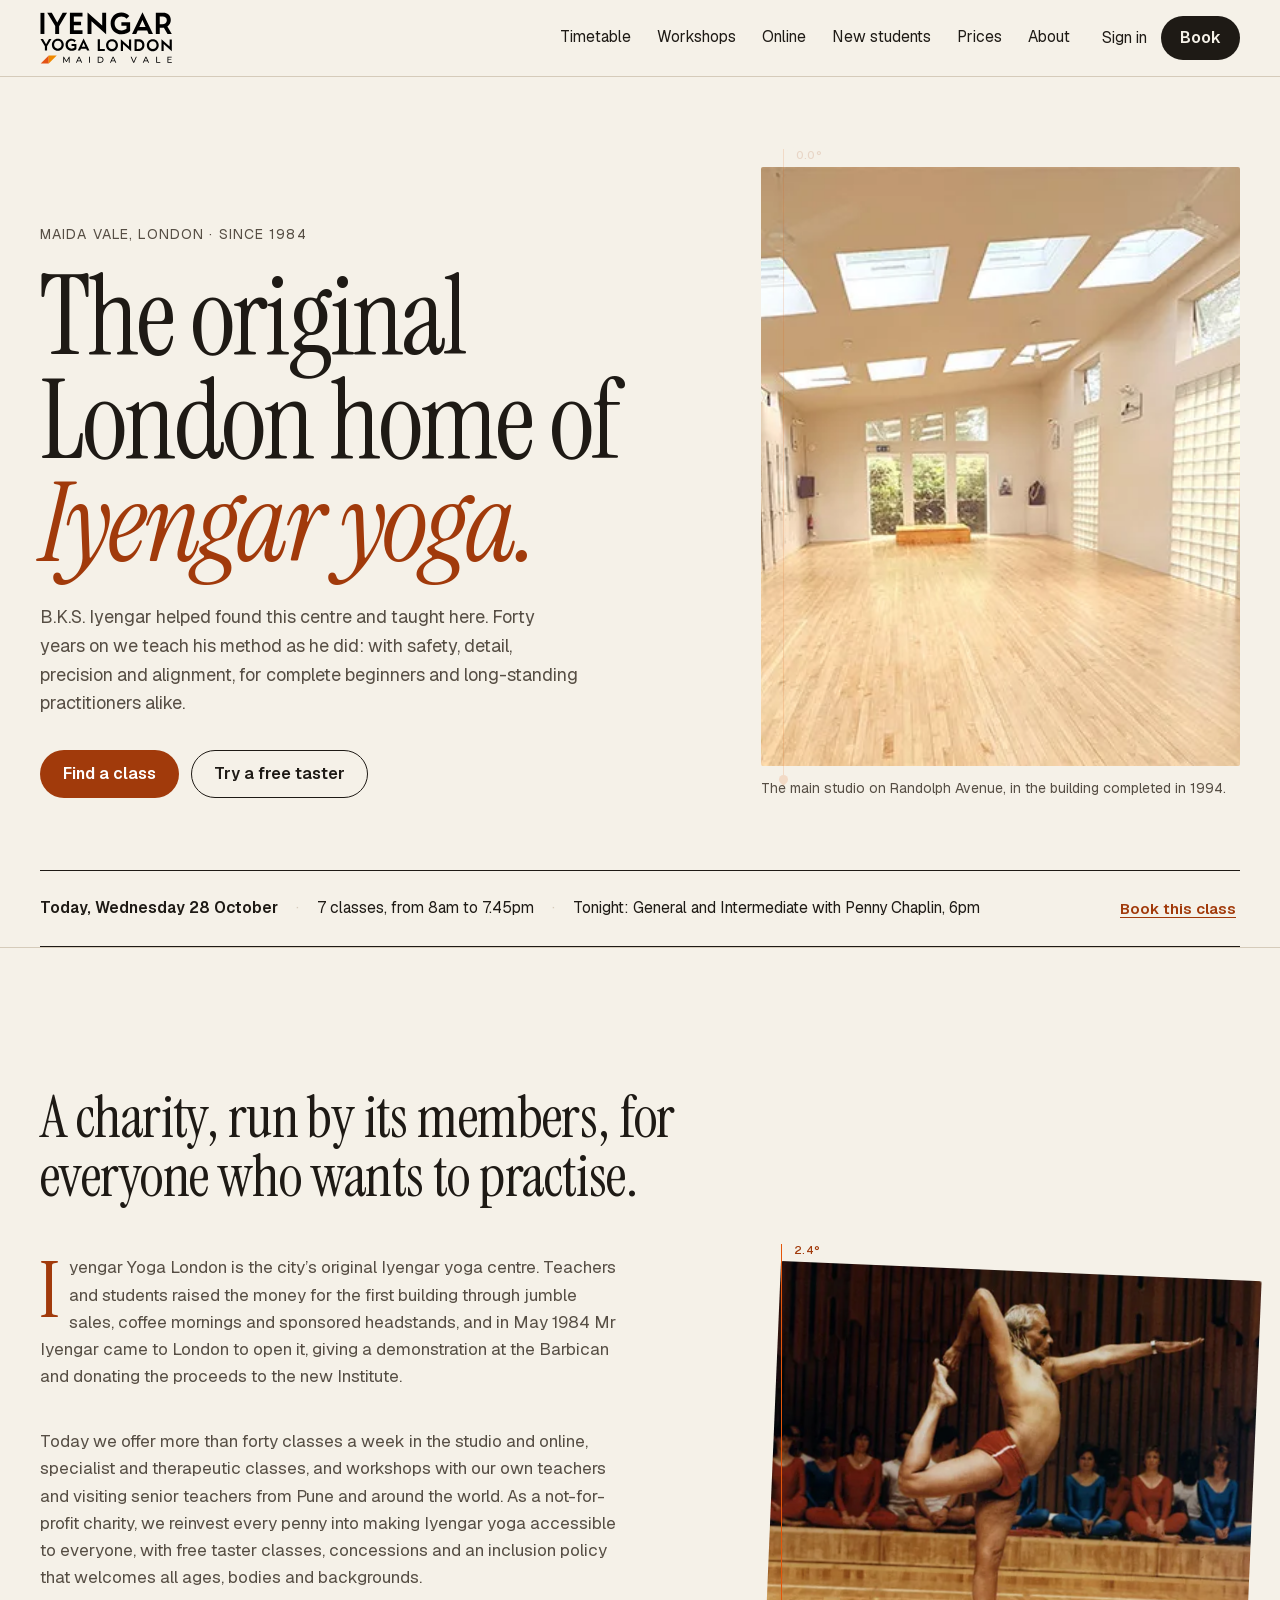
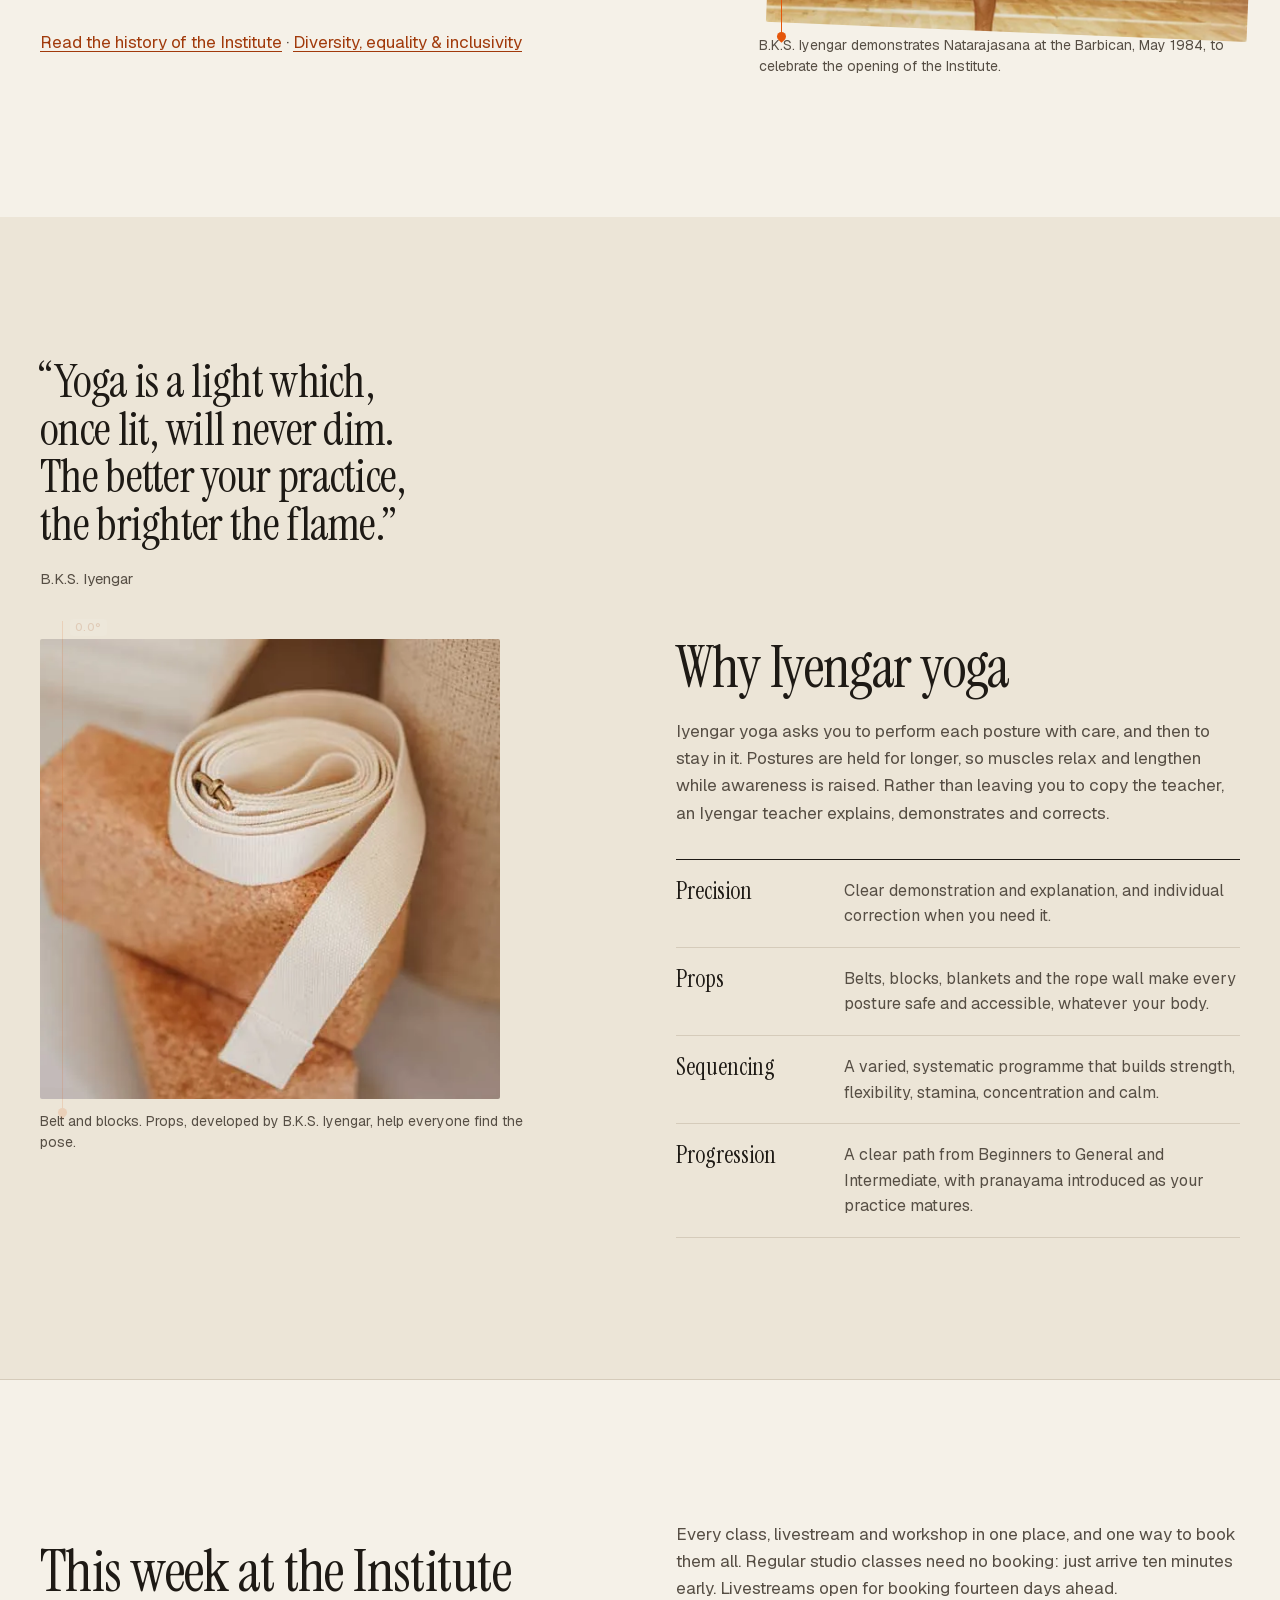
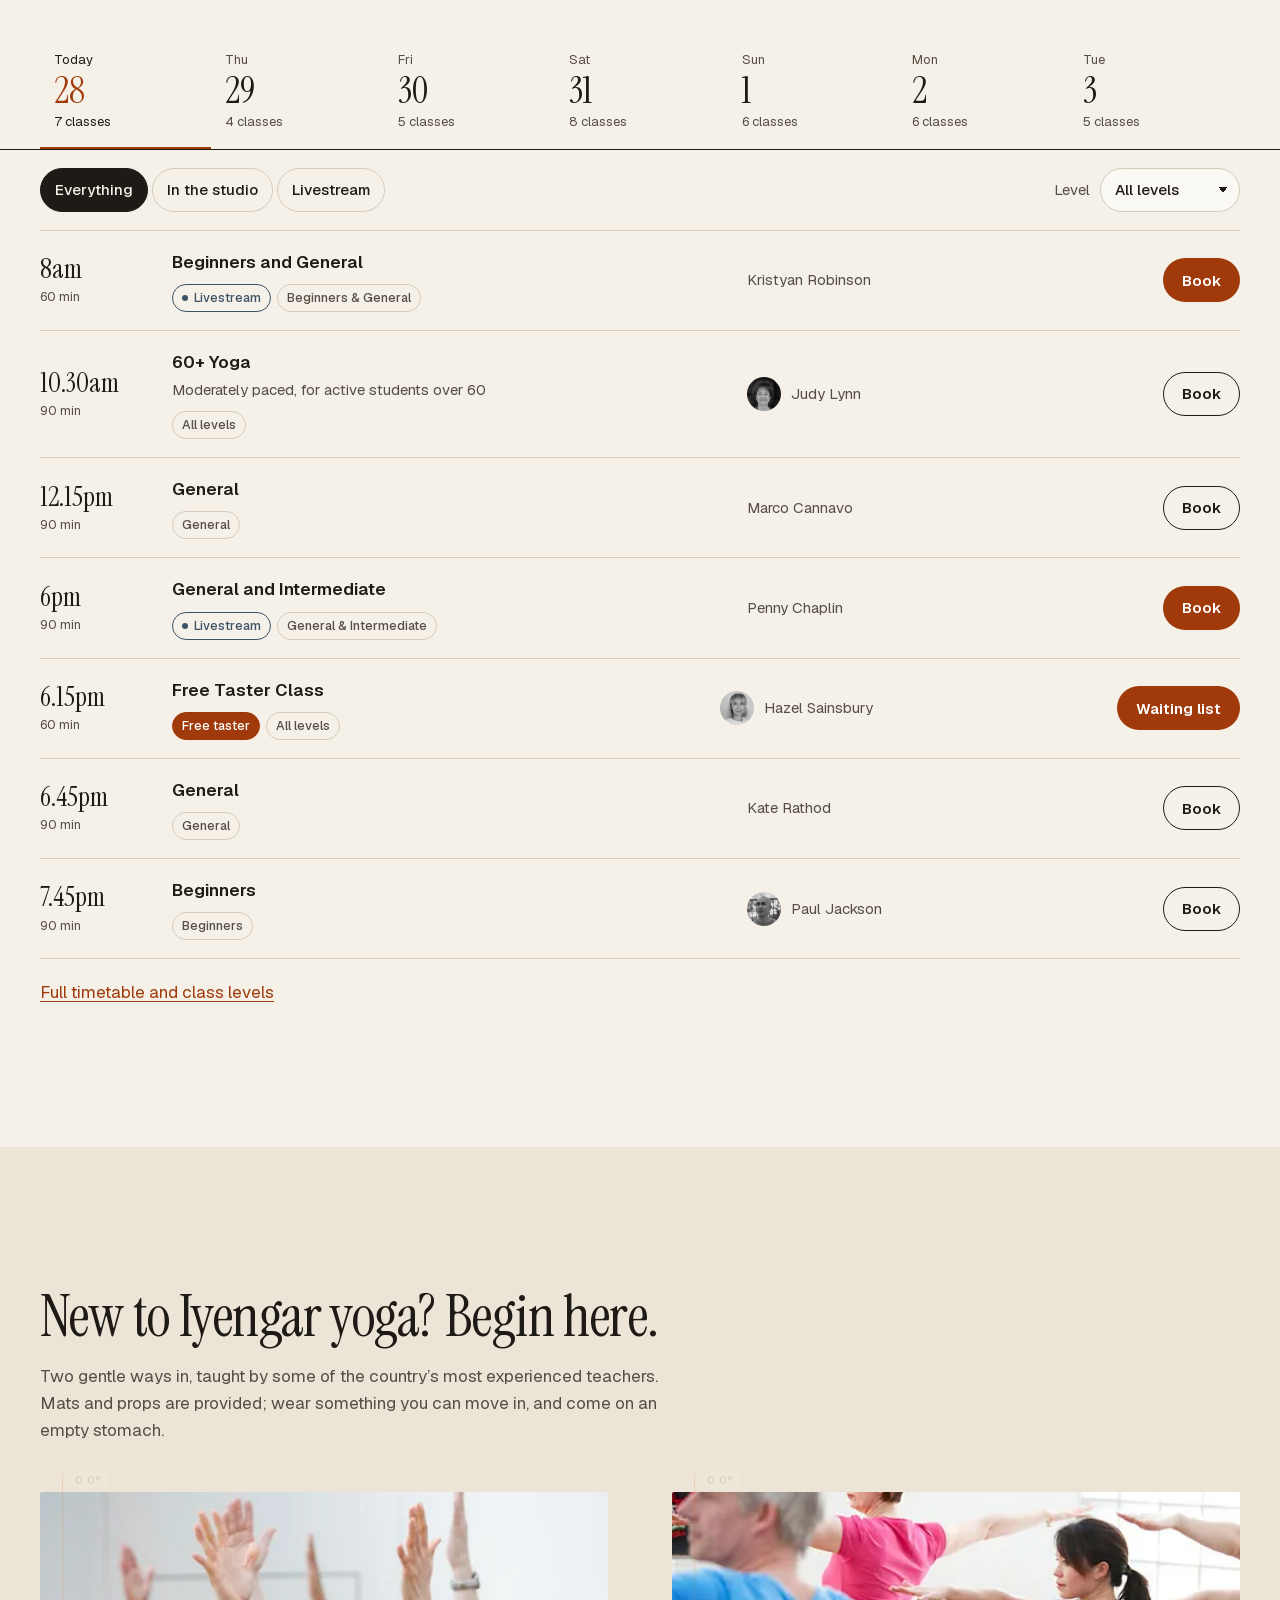
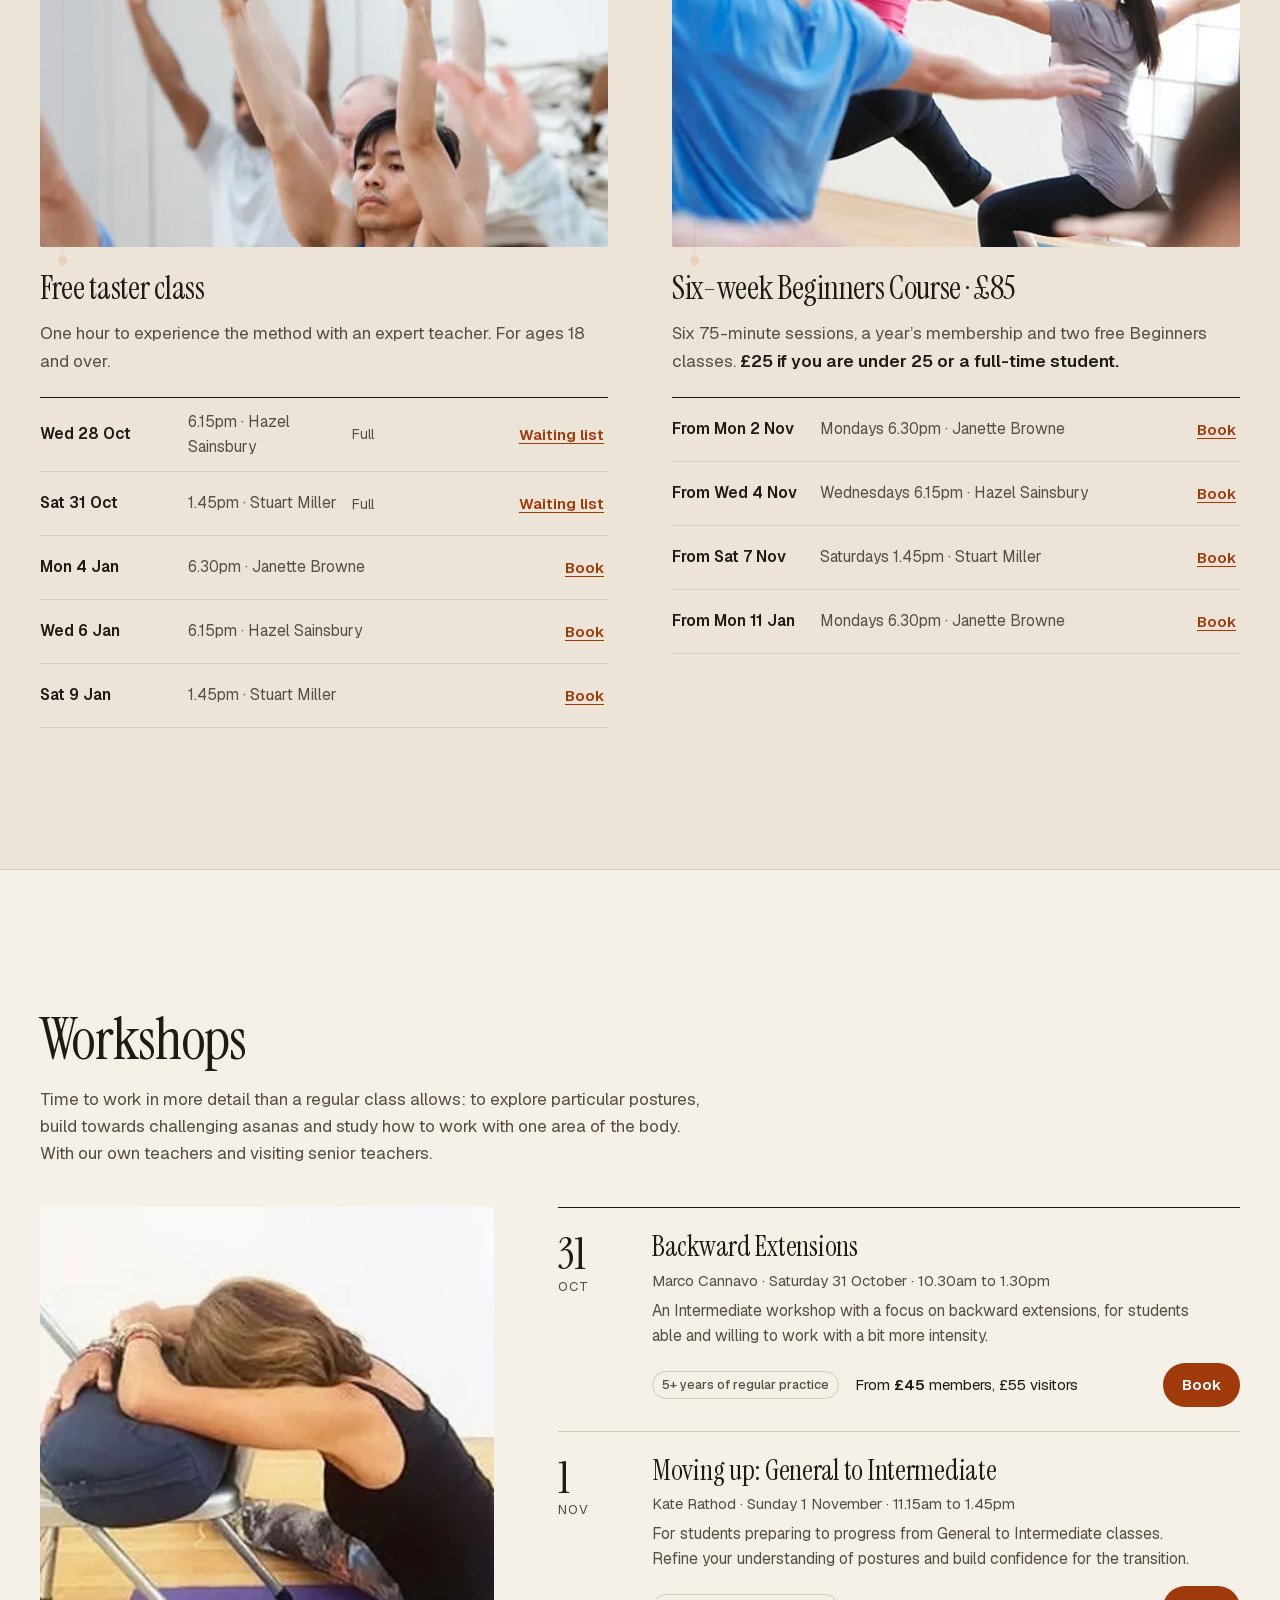
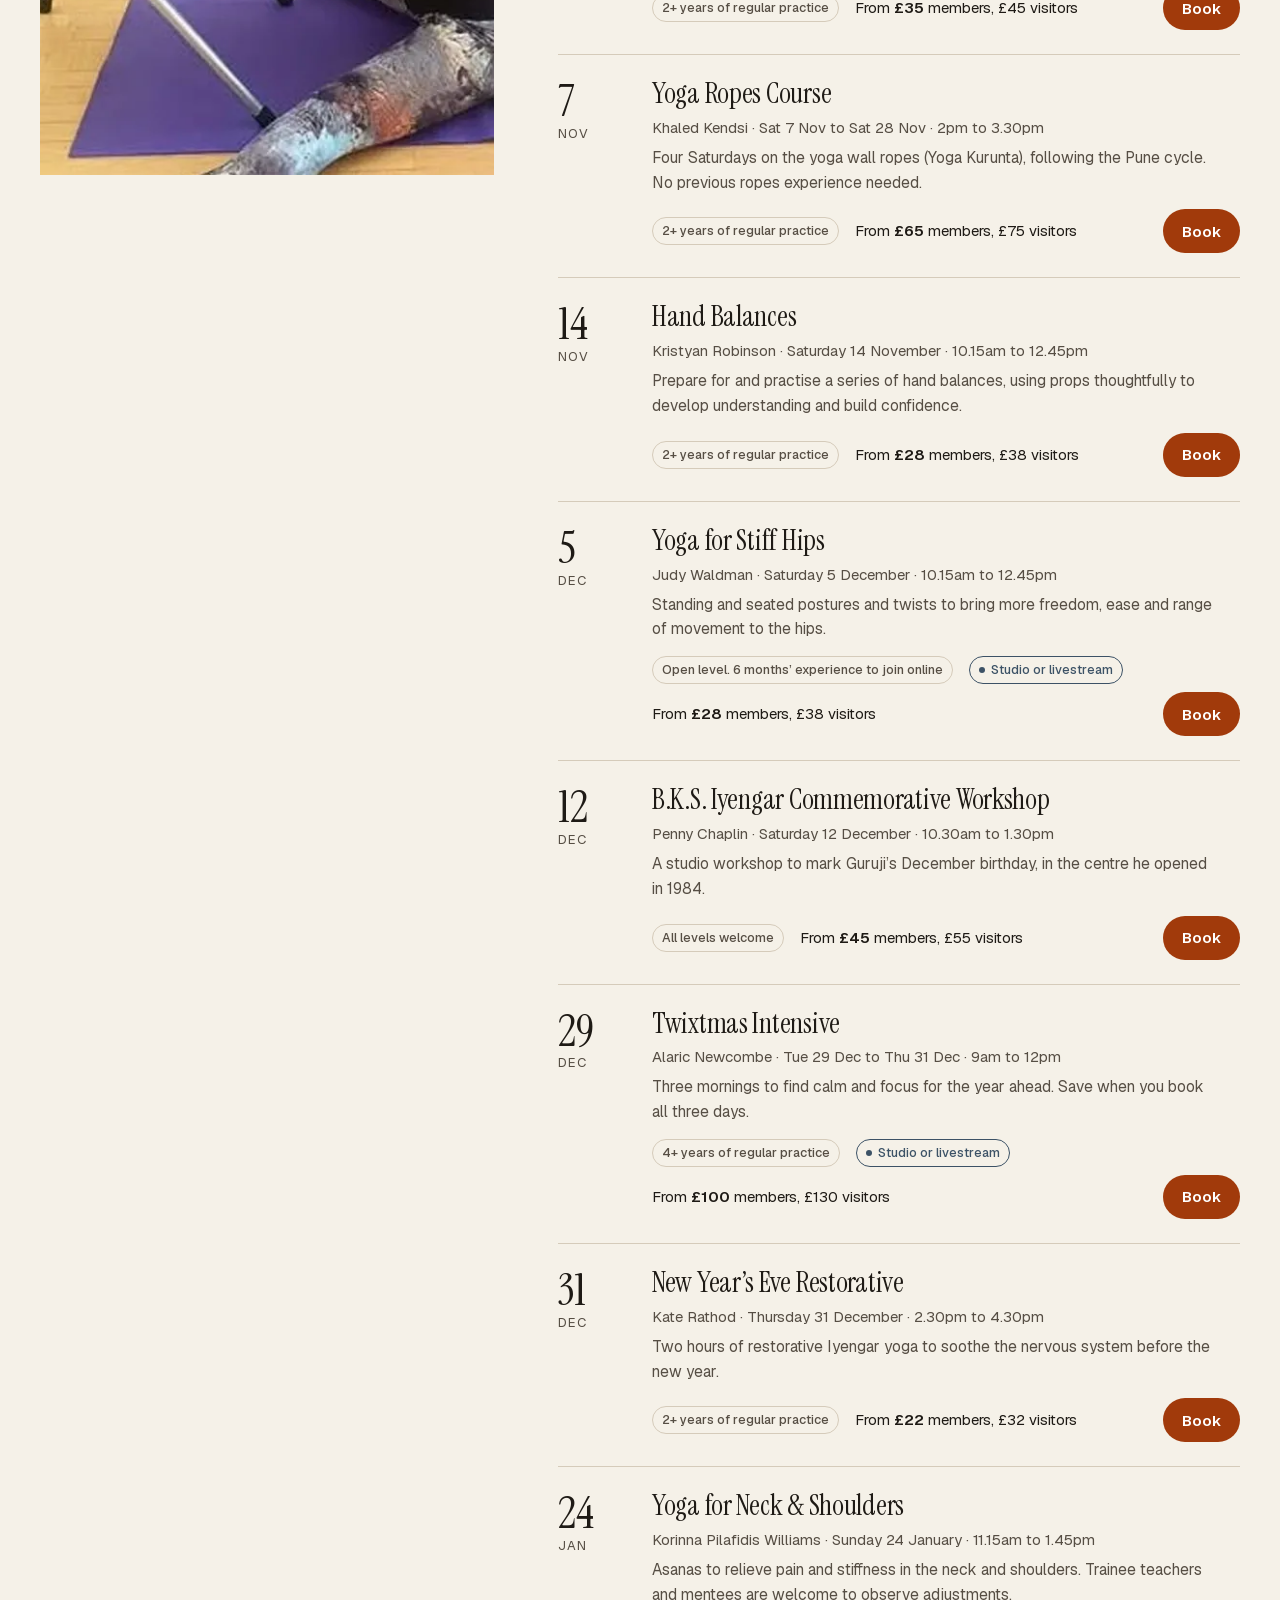
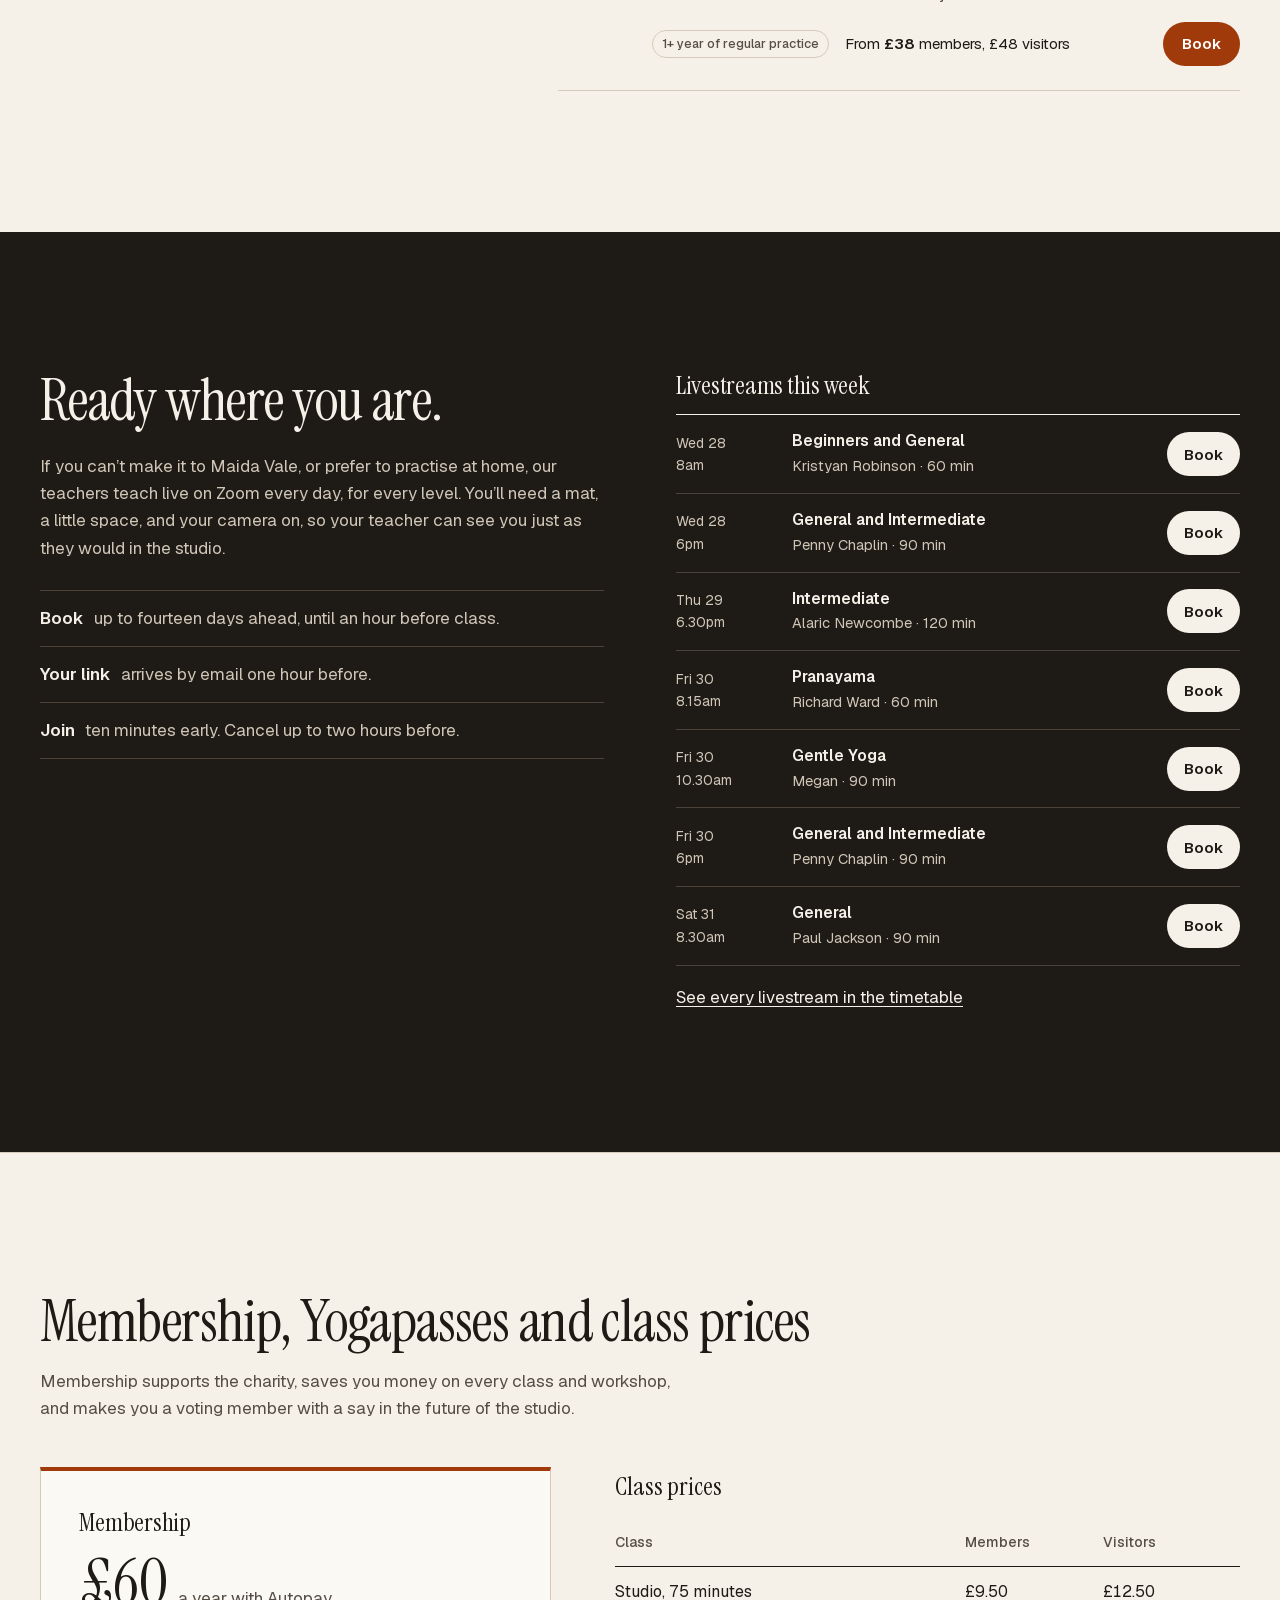
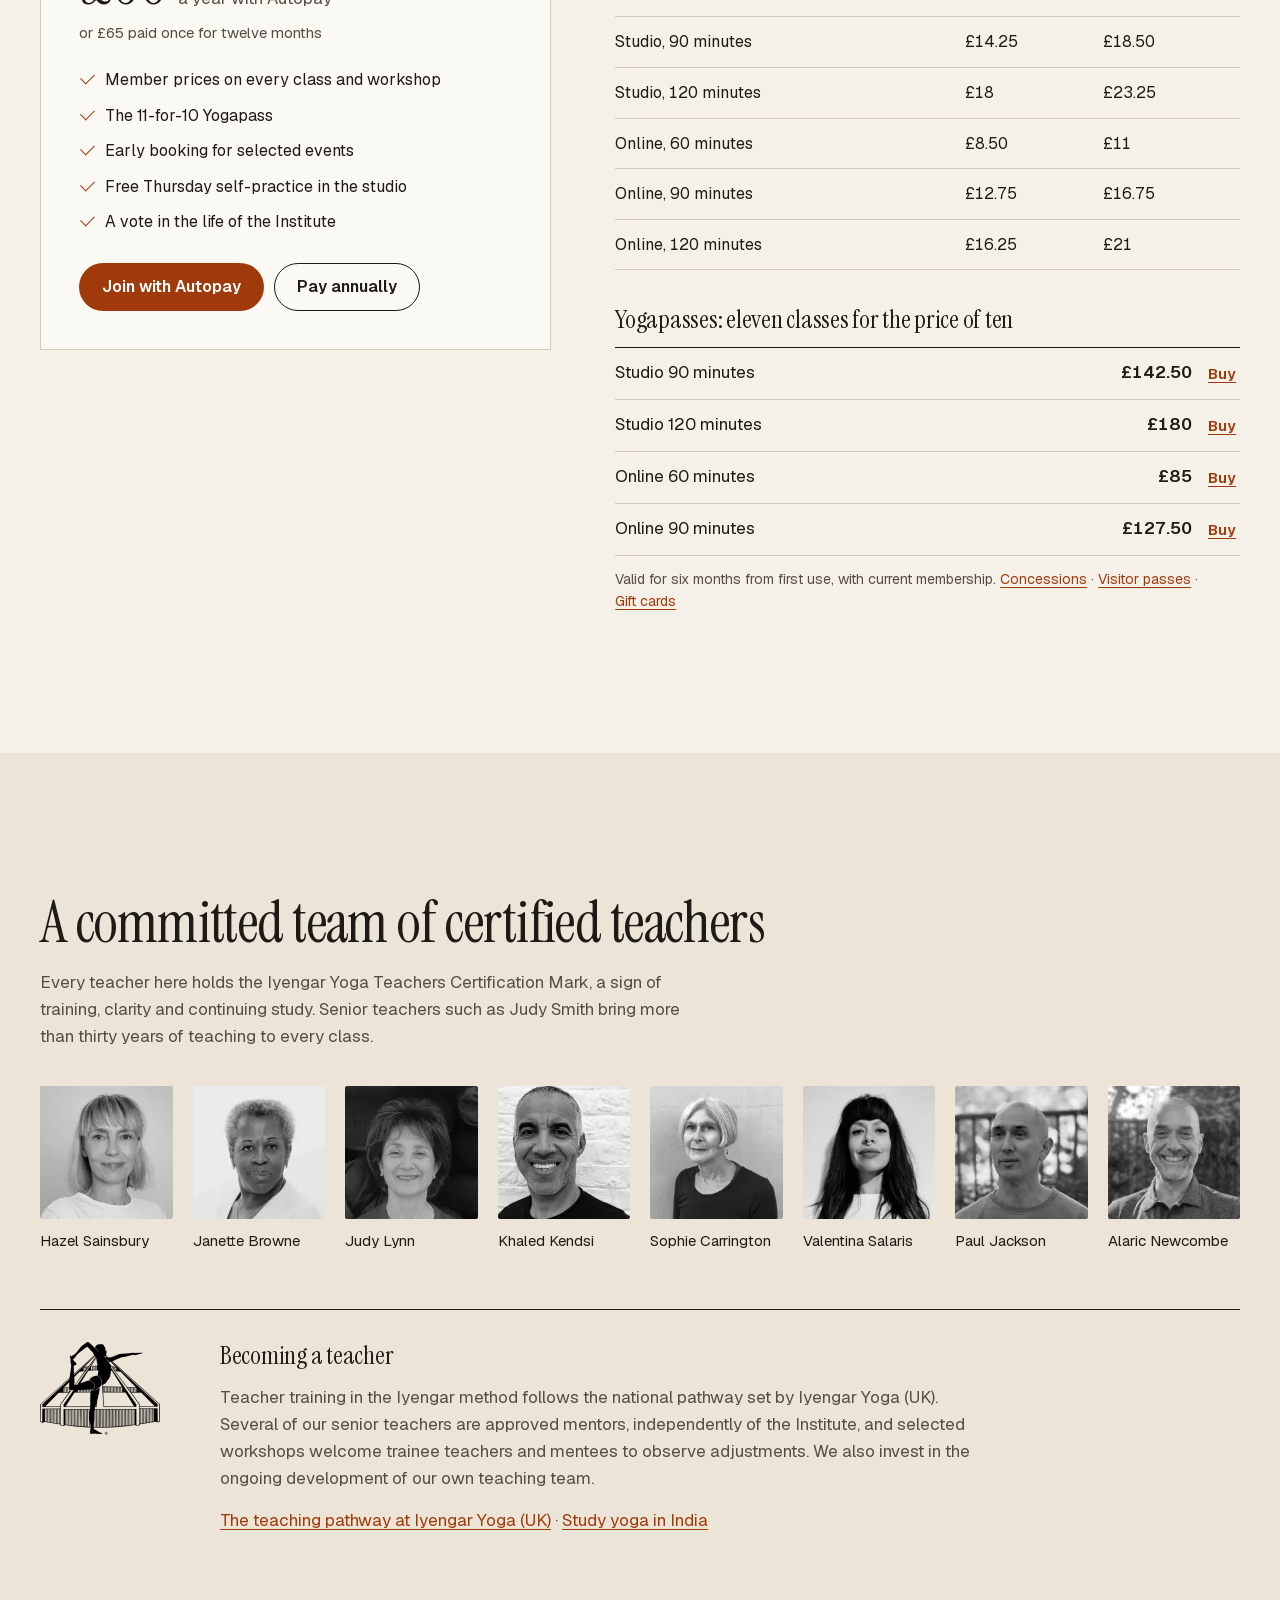
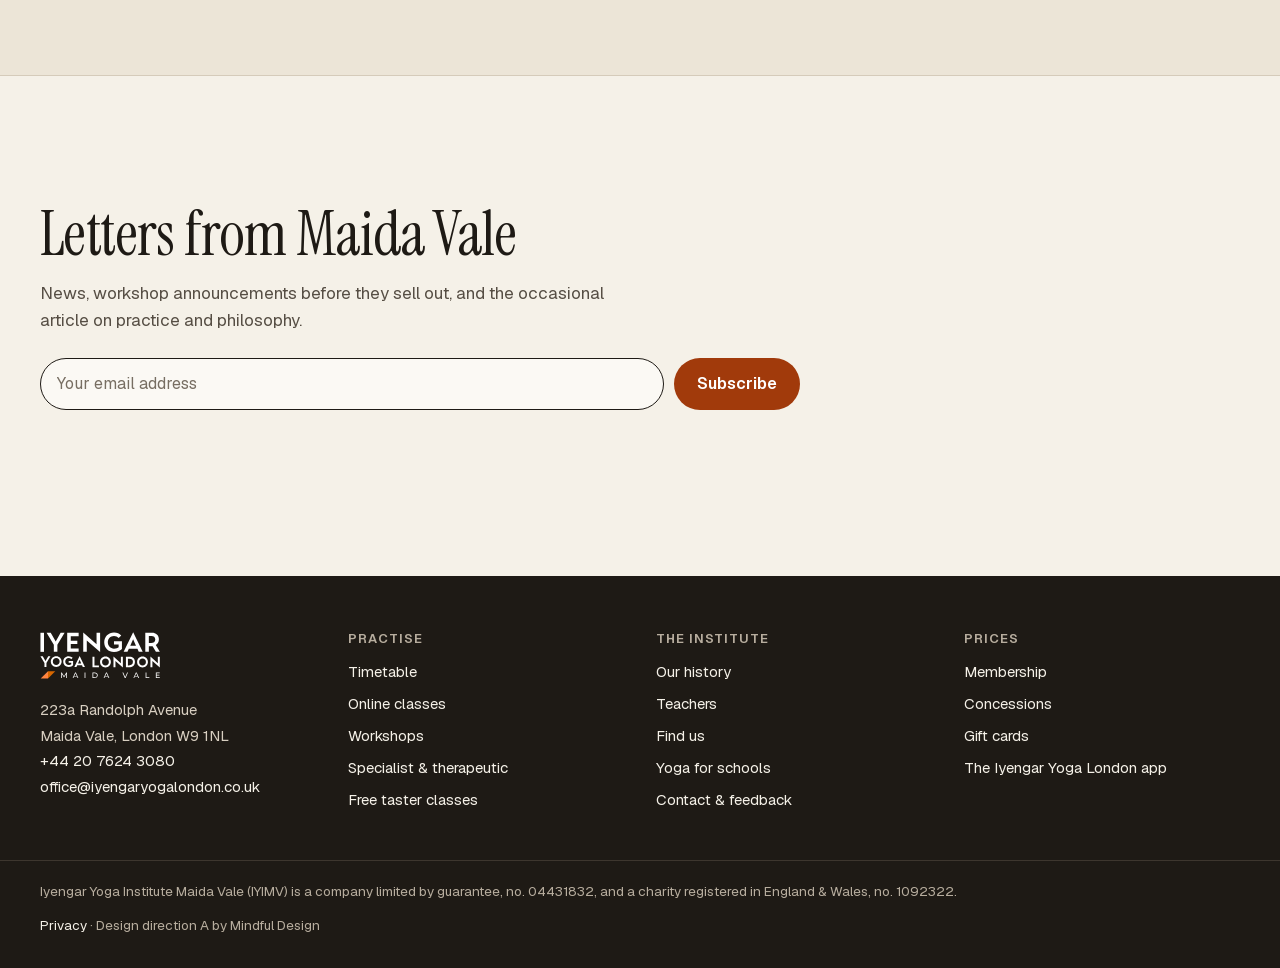
<file: a/home.html>
<!doctype html>
<html lang="en-GB">
<head>
<meta charset="utf-8">
<meta name="viewport" content="width=device-width, initial-scale=1, viewport-fit=cover">
<meta name="robots" content="noindex, nofollow">
<title>Iyengar Yoga London · Direction A: Alignment</title>
<meta name="description" content="Design direction A for Iyengar Yoga London, the original London home of Iyengar yoga in Maida Vale.">
<link rel="icon" href="../assets/img/logo.svg">
<link rel="preload" href="../assets/fonts/instrument-serif.woff2" as="font" type="font/woff2" crossorigin>
<link rel="stylesheet" href="../assets/fonts/fonts.css">
<link rel="stylesheet" href="../assets/booking.css">
<link rel="stylesheet" href="style.css">
</head>
<body>
<a class="skip" href="#main">Skip to content</a>

<header class="masthead">
  <div class="wrap mh-row">
    <a class="logo" href="#top" aria-label="Iyengar Yoga London, home"><img src="../assets/img/logo.svg" alt="Iyengar Yoga London, Maida Vale" width="132" height="52"></a>
    <nav class="mh-nav" aria-label="Main">
      <a href="#week">Timetable</a>
      <a href="#workshops">Workshops</a>
      <a href="#online">Online</a>
      <a href="#begin">New students</a>
      <a href="#membership">Prices</a>
      <a href="#institute">About</a>
    </nav>
    <div class="mh-actions">
      <a class="mh-signin" href="#">Sign in</a>
      <a class="btn btn-ink" href="#week">Book</a>
      <details class="mh-menu">
        <summary aria-label="Menu"><span></span><span></span></summary>
        <nav aria-label="Main, mobile">
          <a href="#week">Timetable</a><a href="#workshops">Workshops</a><a href="#online">Online classes</a><a href="#begin">New students</a><a href="#membership">Prices &amp; membership</a><a href="#teachers">Teachers</a><a href="#institute">About the Institute</a><a href="#">Sign in</a>
        </nav>
      </details>
    </div>
  </div>
</header>

<main id="main">
  <!-- Title page -->
  <section class="title-page" id="top" data-chapter="Iyengar Yoga London">
    <div class="wrap tp-grid">
      <div class="tp-copy">
        <p class="tp-kicker">Maida Vale, London · Since 1984</p>
        <h1>The original London home of <em>Iyengar yoga.</em></h1>
        <p class="tp-lede">B.K.S. Iyengar helped found this centre and taught here. Forty years on we teach his method as he did: with safety, detail, precision and alignment, for complete beginners and long-standing practitioners alike.</p>
        <div class="tp-ctas">
          <a class="btn btn-accent" href="#week">Find a class</a>
          <button class="btn btn-line" type="button" data-book="t2">Try a free taster</button>
        </div>
      </div>
      <figure class="tp-figure adj" data-progress>
        <div class="fw"><div class="frame"><img src="../assets/img/studio-light.webp" alt="The main studio at Iyengar Yoga London: pale wooden floor, white walls and long windows" width="655" height="420" fetchpriority="high"></div>
        <span class="plumb" aria-hidden="true"><i></i><b>0.0°</b></span></div>
        <figcaption>The main studio on Randolph Avenue, in the building completed in 1994.</figcaption>
      </figure>
    </div>
    <div class="wrap">
      <p class="today" id="today-line" aria-live="polite"></p>
    </div>
  </section>

  <!-- I. The Institute -->
  <section class="chapter" id="institute" data-chapter="I · The Institute">
    <div class="wrap spread">
      <header class="spread-head">
        <h2>A charity, run by its members, for everyone who wants to practise.</h2>
      </header>
      <div class="spread-text measure">
        <p class="dropcap">Iyengar Yoga London is the city’s original Iyengar yoga centre. Teachers and students raised the money for the first building through jumble sales, coffee mornings and sponsored headstands, and in May 1984 Mr Iyengar came to London to open it, giving a demonstration at the Barbican and donating the proceeds to the new Institute.</p>
        <p>Today we offer more than forty classes a week in the studio and online, specialist and therapeutic classes, and workshops with our own teachers and visiting senior teachers from Pune and around the world. As a not-for-profit charity, we reinvest every penny into making Iyengar yoga accessible to everyone, with free taster classes, concessions and an inclusion policy that welcomes all ages, bodies and backgrounds.</p>
        <p><a class="link" href="#">Read the history of the Institute</a> · <a class="link" href="#">Diversity, equality &amp; inclusivity</a></p>
      </div>
      <figure class="spread-fig adj" data-progress>
        <div class="fw"><div class="frame"><img src="../assets/img/barbican-1984.webp" alt="B.K.S. Iyengar balancing in Natarajasana on stage at the Barbican, with students seated behind him" width="690" height="450" loading="lazy"></div>
        <span class="plumb" aria-hidden="true"><i></i><b>0.0°</b></span></div>
        <figcaption>B.K.S. Iyengar demonstrates Natarajasana at the Barbican, May 1984, to celebrate the opening of the Institute.</figcaption>
      </figure>
    </div>
  </section>

  <!-- II. The method -->
  <section class="chapter chapter-tint" id="method" data-chapter="II · The method">
    <div class="wrap method">
      <blockquote class="pull" data-reveal>
        <p>“Yoga is a light which, once lit, will never dim. The better your practice, the brighter the flame.”</p>
        <cite>B.K.S. Iyengar</cite>
      </blockquote>
      <div class="method-body">
        <h2>Why Iyengar yoga</h2>
        <p class="measure">Iyengar yoga asks you to perform each posture with care, and then to stay in it. Postures are held for longer, so muscles relax and lengthen while awareness is raised. Rather than leaving you to copy the teacher, an Iyengar teacher explains, demonstrates and corrects.</p>
        <ol class="principles">
          <li data-reveal><b>Precision</b><span>Clear demonstration and explanation, and individual correction when you need it.</span></li>
          <li data-reveal><b>Props</b><span>Belts, blocks, blankets and the rope wall make every posture safe and accessible, whatever your body.</span></li>
          <li data-reveal><b>Sequencing</b><span>A varied, systematic programme that builds strength, flexibility, stamina, concentration and calm.</span></li>
          <li data-reveal><b>Progression</b><span>A clear path from Beginners to General and Intermediate, with pranayama introduced as your practice matures.</span></li>
        </ol>
      </div>
      <figure class="method-fig adj" data-progress>
        <div class="fw"><div class="frame"><img src="../assets/img/props.webp" alt="A cotton yoga belt and two cork blocks" width="500" height="500" loading="lazy"></div>
        <span class="plumb" aria-hidden="true"><i></i><b>0.0°</b></span></div>
        <figcaption>Belt and blocks. Props, developed by B.K.S. Iyengar, help everyone find the pose.</figcaption>
      </figure>
    </div>
  </section>

  <!-- III. This week -->
  <section class="chapter" id="week" data-chapter="III · This week">
    <div class="wrap">
      <header class="week-head">
        <h2>This week at the Institute</h2>
        <p class="measure">Every class, livestream and workshop in one place, and one way to book them all. Regular studio classes need no booking: just arrive ten minutes early. Livestreams open for booking fourteen days ahead.</p>
      </header>
      <div class="tt" id="tt">
        <div class="tt-days" role="tablist" aria-label="Choose a day"></div>
        <div class="tt-tools">
          <div class="seg" role="group" aria-label="Where">
            <button type="button" data-where="all" aria-pressed="true">Everything</button>
            <button type="button" data-where="studio" aria-pressed="false">In the studio</button>
            <button type="button" data-where="online" aria-pressed="false">Livestream</button>
          </div>
          <label class="sel"><span>Level</span>
            <select id="tt-level">
              <option value="all">All levels</option>
              <option value="beginners">Beginners</option>
              <option value="general">General</option>
              <option value="intermediate">Intermediate</option>
            </select>
          </label>
        </div>
        <div class="tt-panel" role="tabpanel" tabindex="0"><ol class="tt-list"></ol></div>
        <p class="tt-foot"><a class="link" href="#">Full timetable and class levels</a></p>
      </div>
    </div>
  </section>

  <!-- IV. Begin here -->
  <section class="chapter chapter-tint" id="begin" data-chapter="IV · Begin here">
    <div class="wrap begin">
      <header class="begin-head">
        <h2>New to Iyengar yoga? Begin here.</h2>
        <p class="measure">Two gentle ways in, taught by some of the country’s most experienced teachers. Mats and props are provided; wear something you can move in, and come on an empty stomach.</p>
      </header>
      <article class="offer" data-reveal>
        <figure class="offer-fig adj" data-progress>
          <div class="fw"><div class="frame"><img src="../assets/img/arms-raised.webp" alt="Students in a taster class raising their arms above their heads" width="476" height="476" loading="lazy"></div>
          <span class="plumb" aria-hidden="true"><i></i><b>0.0°</b></span></div>
        </figure>
        <h3>Free taster class</h3>
        <p>One hour to experience the method with an expert teacher. For ages 18 and over.</p>
        <ul class="dates" id="taster-dates"></ul>
      </article>
      <article class="offer" data-reveal>
        <figure class="offer-fig adj" data-progress>
          <div class="fw"><div class="frame"><img src="../assets/img/virabhadrasana.webp" alt="Students practising Virabhadrasana, a standing warrior pose, in the studio" width="482" height="482" loading="lazy"></div>
          <span class="plumb" aria-hidden="true"><i></i><b>0.0°</b></span></div>
        </figure>
        <h3>Six-week Beginners Course · £85</h3>
        <p>Six 75-minute sessions, a year’s membership and two free Beginners classes. <strong>£25 if you are under 25 or a full-time student.</strong></p>
        <ul class="dates" id="course-dates"></ul>
      </article>
    </div>
  </section>

  <!-- V. Workshops -->
  <section class="chapter" id="workshops" data-chapter="V · Workshops">
    <div class="wrap">
      <header class="ws-head">
        <h2>Workshops</h2>
        <p class="measure">Time to work in more detail than a regular class allows: to explore particular postures, build towards challenging asanas and study how to work with one area of the body. With our own teachers and visiting senior teachers.</p>
      </header>
      <div class="ws">
        <div class="ws-media" aria-hidden="true"><div class="ws-media-inner"></div></div>
        <ol class="ws-list"></ol>
      </div>
    </div>
  </section>

  <!-- VI. Online -->
  <section class="chapter chapter-ink" id="online" data-chapter="VI · Online">
    <div class="wrap online">
      <div class="online-copy">
        <h2>Ready where you are.</h2>
        <p class="measure">If you can’t make it to Maida Vale, or prefer to practise at home, our teachers teach live on Zoom every day, for every level. You’ll need a mat, a little space, and your camera on, so your teacher can see you just as they would in the studio.</p>
        <ol class="online-steps">
          <li><b>Book</b> up to fourteen days ahead, until an hour before class.</li>
          <li><b>Your link</b> arrives by email one hour before.</li>
          <li><b>Join</b> ten minutes early. Cancel up to two hours before.</li>
        </ol>
      </div>
      <div class="online-list">
        <h3>Livestreams this week</h3>
        <ol class="ol" id="online-list"></ol>
        <p class="online-more"><a class="link" href="#week">See every livestream in the timetable</a></p>
      </div>
    </div>
  </section>

  <!-- VII. Membership -->
  <section class="chapter" id="membership" data-chapter="VII · Prices">
    <div class="wrap prices">
      <header class="prices-head">
        <h2>Membership, Yogapasses and class prices</h2>
        <p class="measure">Membership supports the charity, saves you money on every class and workshop, and makes you a voting member with a say in the future of the studio.</p>
      </header>
      <div class="plans">
        <article class="plan plan-feature" data-reveal>
          <h3>Membership</h3>
          <p class="plan-price"><span>£60</span> a year with Autopay</p>
          <p class="plan-alt">or £65 paid once for twelve months</p>
          <ul class="ticks">
            <li>Member prices on every class and workshop</li>
            <li>The 11-for-10 Yogapass</li>
            <li>Early booking for selected events</li>
            <li>Free Thursday self-practice in the studio</li>
            <li>A vote in the life of the Institute</li>
          </ul>
          <div class="plan-ctas"><button class="btn btn-accent" type="button" data-book="m1">Join with Autopay</button><button class="btn btn-line" type="button" data-book="m2">Pay annually</button></div>
        </article>
        <div class="price-table" data-reveal>
          <table>
            <caption>Class prices</caption>
            <thead><tr><th scope="col">Class</th><th scope="col">Members</th><th scope="col">Visitors</th></tr></thead>
            <tbody>
              <tr><th scope="row">Studio, 75 minutes</th><td>£9.50</td><td>£12.50</td></tr>
              <tr><th scope="row">Studio, 90 minutes</th><td>£14.25</td><td>£18.50</td></tr>
              <tr><th scope="row">Studio, 120 minutes</th><td>£18</td><td>£23.25</td></tr>
              <tr><th scope="row">Online, 60 minutes</th><td>£8.50</td><td>£11</td></tr>
              <tr><th scope="row">Online, 90 minutes</th><td>£12.75</td><td>£16.75</td></tr>
              <tr><th scope="row">Online, 120 minutes</th><td>£16.25</td><td>£21</td></tr>
            </tbody>
          </table>
          <h3 class="passes-h">Yogapasses: eleven classes for the price of ten</h3>
          <ul class="passes">
            <li><span>Studio 90 minutes</span><b>£142.50</b><button class="link-btn" type="button" data-book="p1">Buy</button></li>
            <li><span>Studio 120 minutes</span><b>£180</b><button class="link-btn" type="button" data-book="p2">Buy</button></li>
            <li><span>Online 60 minutes</span><b>£85</b><button class="link-btn" type="button" data-book="p3">Buy</button></li>
            <li><span>Online 90 minutes</span><b>£127.50</b><button class="link-btn" type="button" data-book="p4">Buy</button></li>
          </ul>
          <p class="small">Valid for six months from first use, with current membership. <a class="link" href="#">Concessions</a> · <a class="link" href="#">Visitor passes</a> · <a class="link" href="#">Gift cards</a></p>
        </div>
      </div>
    </div>
  </section>

  <!-- VIII. Teachers -->
  <section class="chapter chapter-tint" id="teachers" data-chapter="VIII · Teachers">
    <div class="wrap teachers">
      <header class="teach-head">
        <h2>A committed team of certified teachers</h2>
        <p class="measure">Every teacher here holds the Iyengar Yoga Teachers Certification Mark, a sign of training, clarity and continuing study. Senior teachers such as Judy Smith bring more than thirty years of teaching to every class.</p>
      </header>
      <ul class="faces" id="faces"></ul>
      <div class="training" data-reveal>
        <img src="../assets/img/cert-mark.webp" alt="The Iyengar Yoga Certification Mark" width="120" height="93" loading="lazy">
        <div>
          <h3>Becoming a teacher</h3>
          <p>Teacher training in the Iyengar method follows the national pathway set by Iyengar Yoga (UK). Several of our senior teachers are approved mentors, independently of the Institute, and selected workshops welcome trainee teachers and mentees to observe adjustments. We also invest in the ongoing development of our own teaching team.</p>
          <p><a class="link" href="#">The teaching pathway at Iyengar Yoga (UK)</a> · <a class="link" href="#">Study yoga in India</a></p>
        </div>
      </div>
    </div>
  </section>

  <!-- Newsletter + colophon -->
  <section class="colophon" id="newsletter" data-chapter="Colophon">
    <div class="wrap">
      <form class="letter" id="letter" novalidate>
        <h2>Letters from Maida Vale</h2>
        <p>News, workshop announcements before they sell out, and the occasional article on practice and philosophy.</p>
        <div class="letter-row">
          <label class="vh" for="nl-email">Email address</label>
          <input id="nl-email" type="email" autocomplete="email" placeholder="Your email address" required>
          <button class="btn btn-accent" type="submit">Subscribe</button>
        </div>
        <p class="letter-msg" role="status"></p>
      </form>
    </div>
  </section>
</main>

<footer class="foot">
  <div class="wrap foot-grid">
    <div>
      <img class="foot-logo" src="../assets/img/logo.svg" alt="Iyengar Yoga London" width="132" height="52" loading="lazy">
      <address>223a Randolph Avenue<br>Maida Vale, London W9 1NL<br><a href="tel:+442076243080">+44 20 7624 3080</a><br><a href="mailto:office@iyengaryogalondon.co.uk">office@iyengaryogalondon.co.uk</a></address>
    </div>
    <nav aria-label="Classes"><h3>Practise</h3><a href="#week">Timetable</a><a href="#online">Online classes</a><a href="#workshops">Workshops</a><a href="#">Specialist &amp; therapeutic</a><a href="#begin">Free taster classes</a></nav>
    <nav aria-label="Institute"><h3>The Institute</h3><a href="#institute">Our history</a><a href="#teachers">Teachers</a><a href="#">Find us</a><a href="#">Yoga for schools</a><a href="#">Contact &amp; feedback</a></nav>
    <nav aria-label="Prices"><h3>Prices</h3><a href="#membership">Membership</a><a href="#">Concessions</a><a href="#">Gift cards</a><a href="#">The Iyengar Yoga London app</a></nav>
  </div>
  <div class="wrap foot-small">
    <p>Iyengar Yoga Institute Maida Vale (IYIMV) is a company limited by guarantee, no. 04431832, and a charity registered in England &amp; Wales, no. 1092322.</p>
    <p><a href="#">Privacy</a> · Design direction A by Mindful Design</p>
  </div>
</footer>

<p class="folio" aria-hidden="true"><span id="folio">Iyengar Yoga London</span></p>
<a class="float-book btn btn-accent" href="#week">Book a class</a>

<script src="../assets/data.js"></script>
<script src="../assets/booking.js"></script>
<script src="../assets/motion.js"></script>
<script src="app.js"></script>
</body>
</html>
</file>
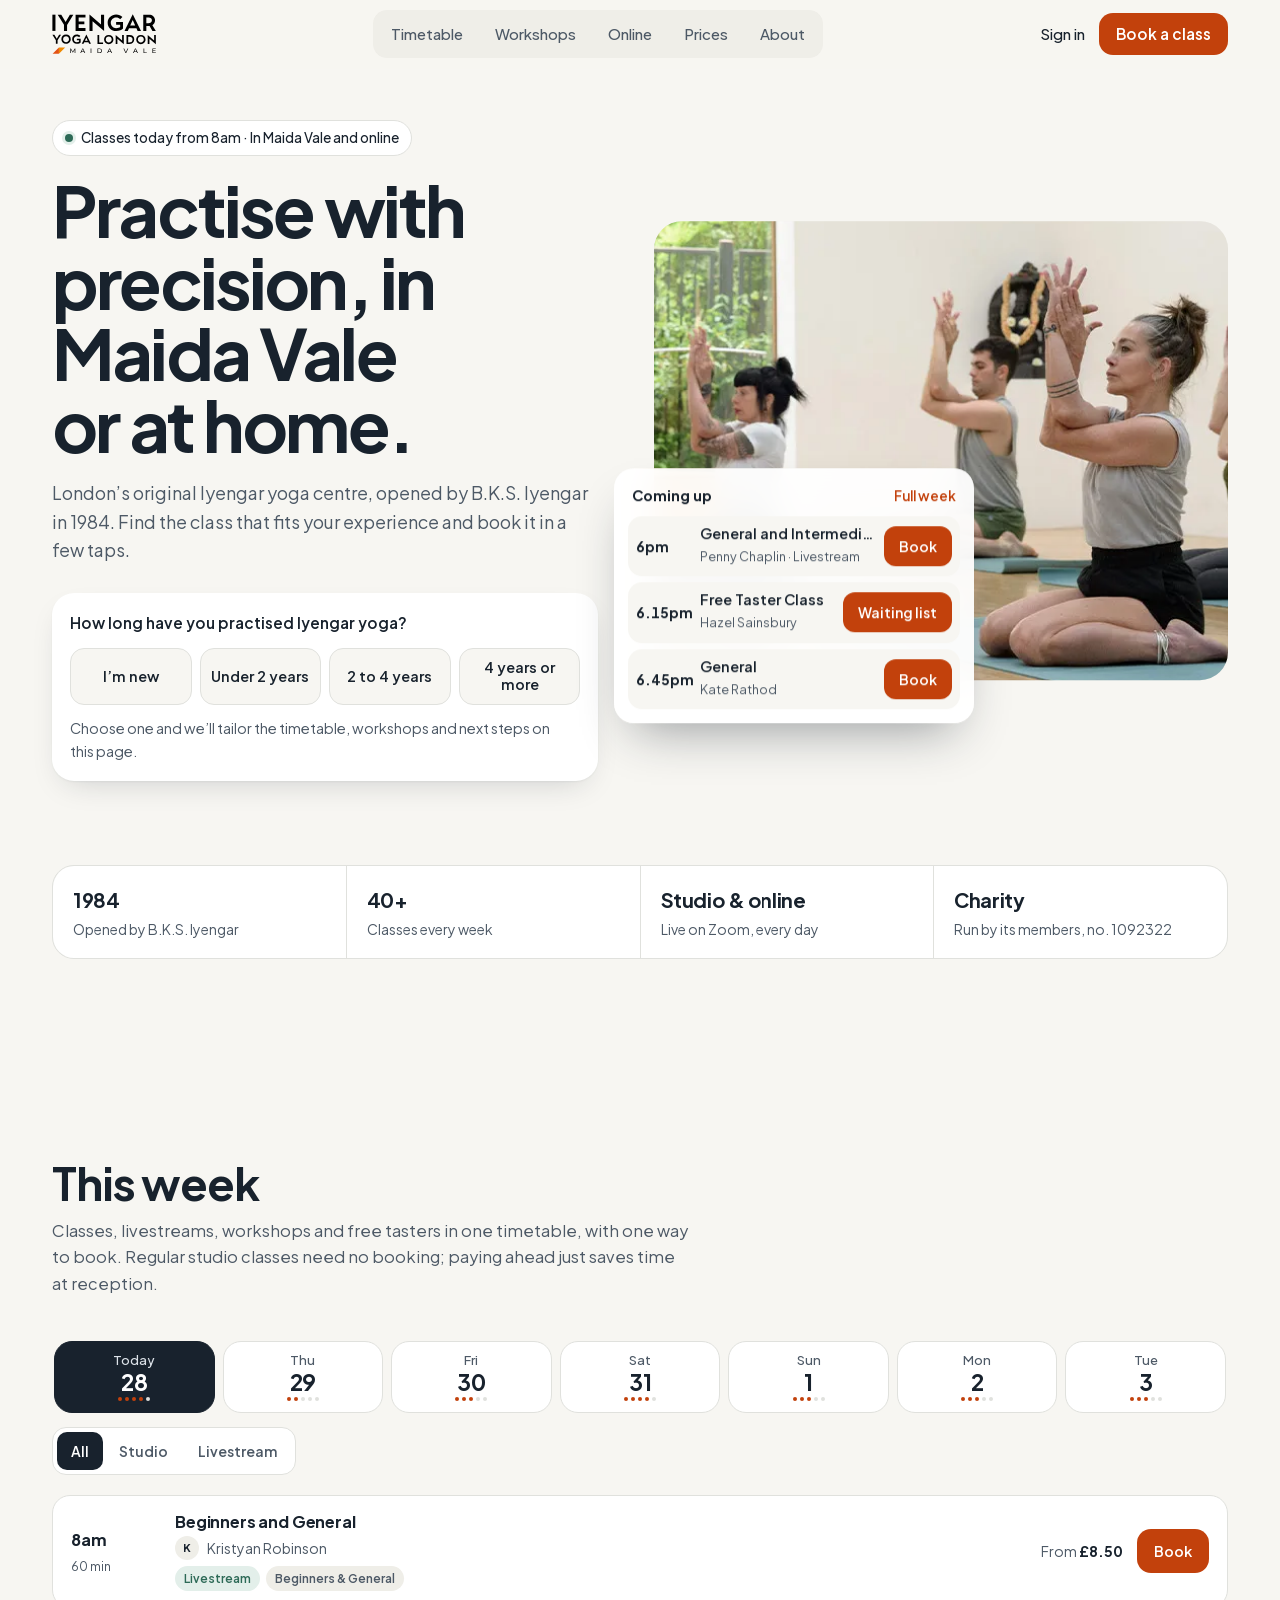
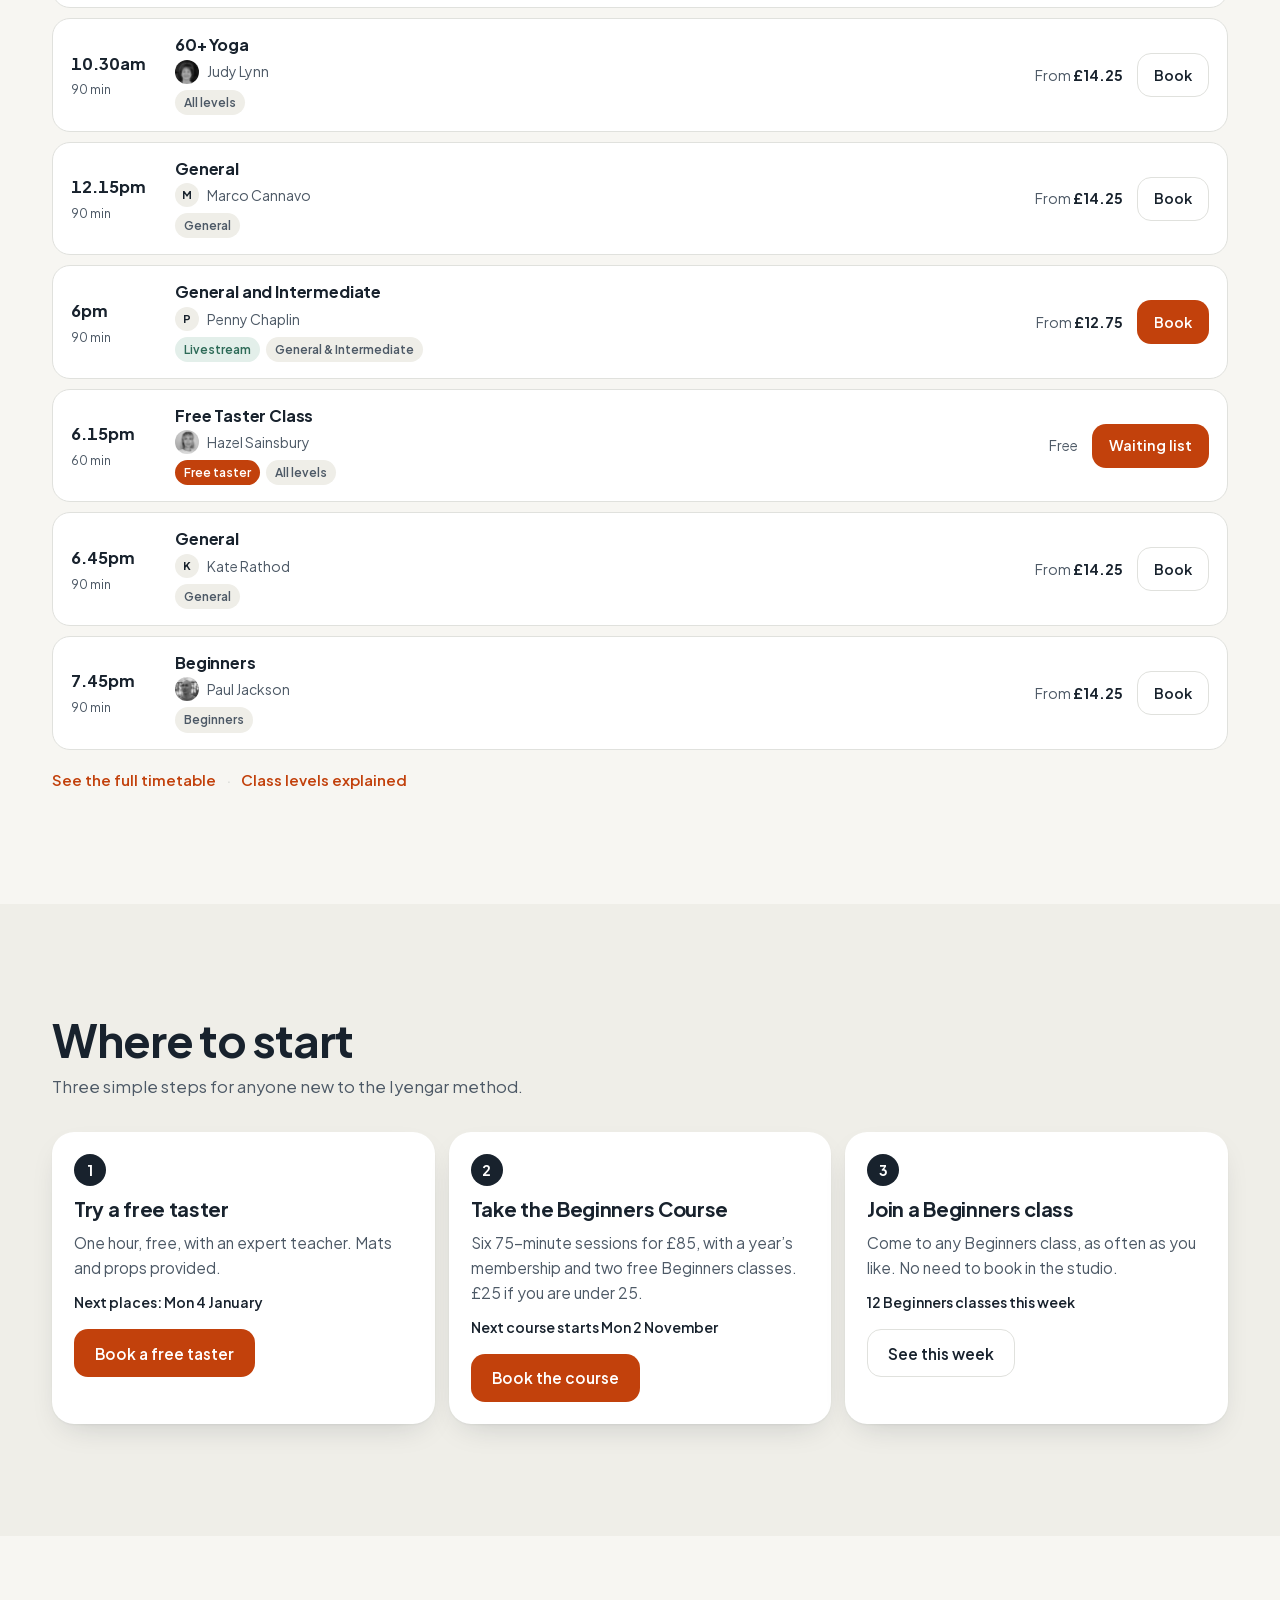
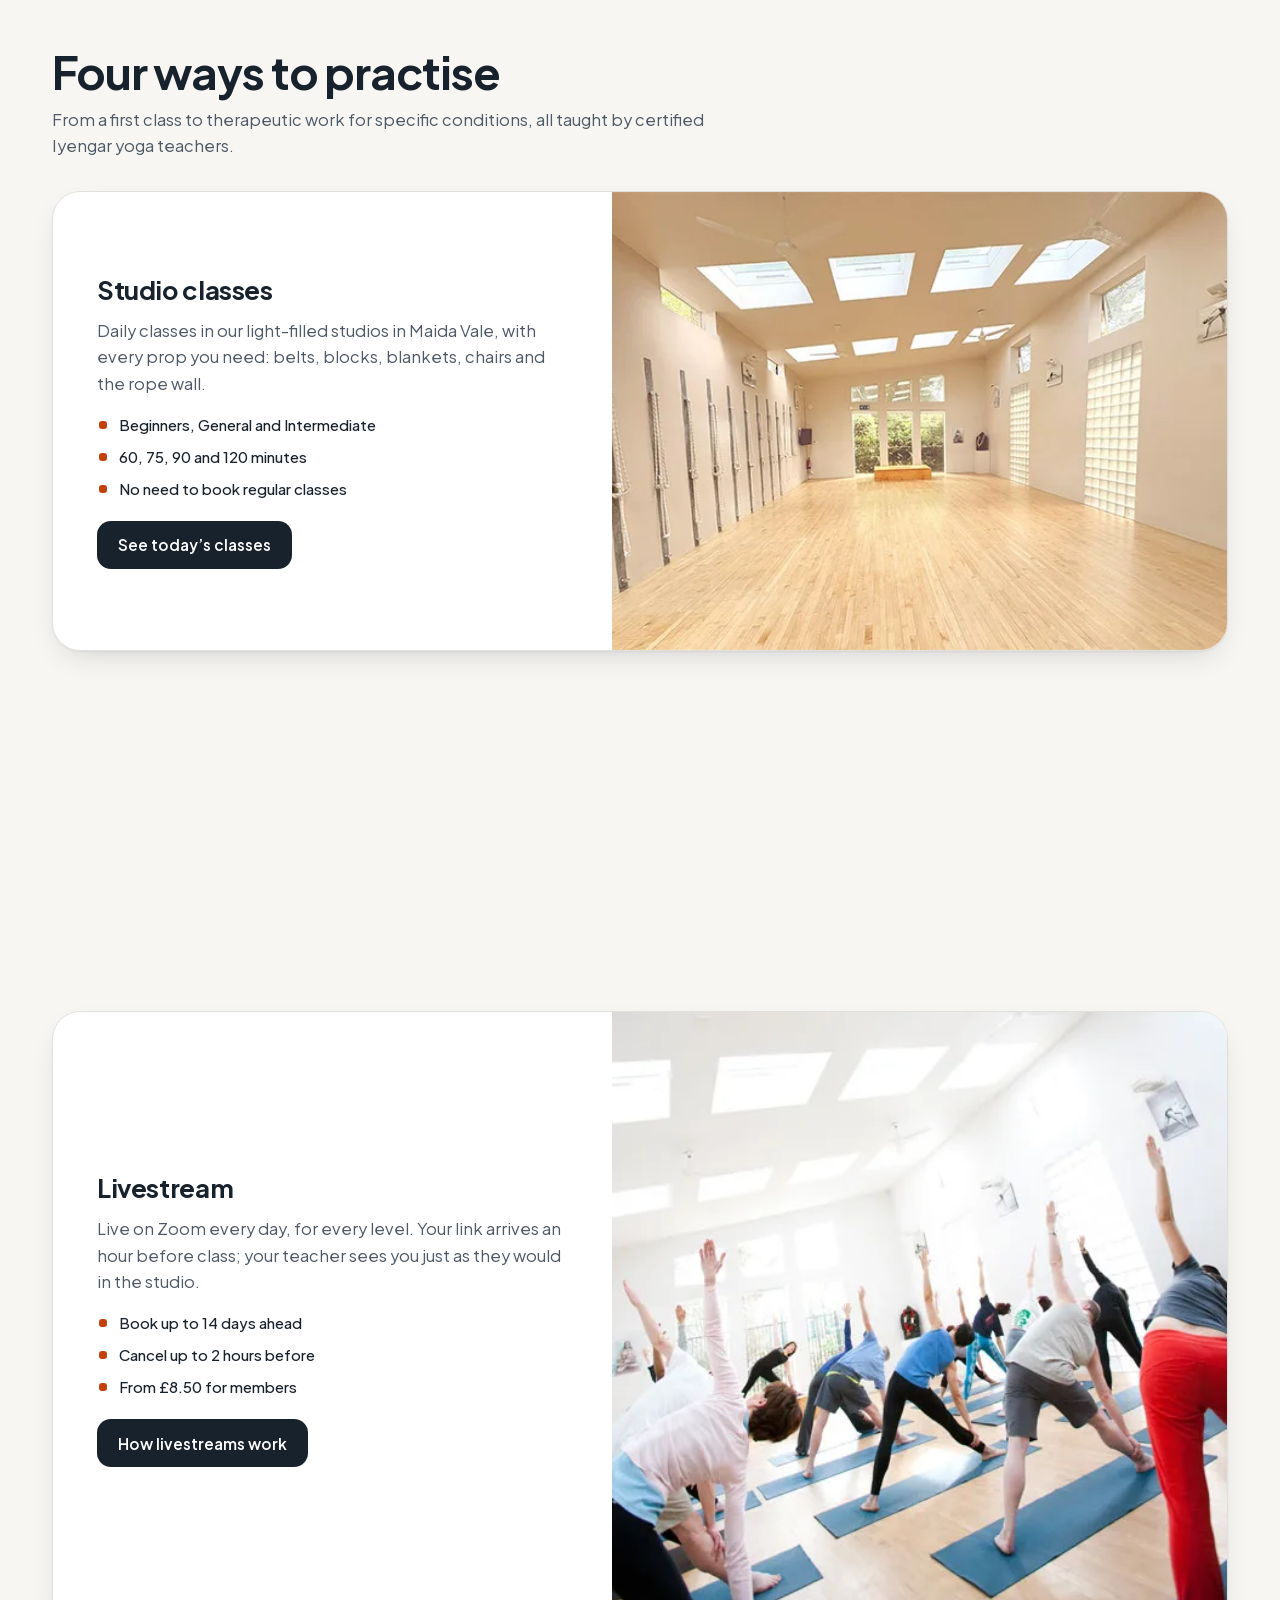
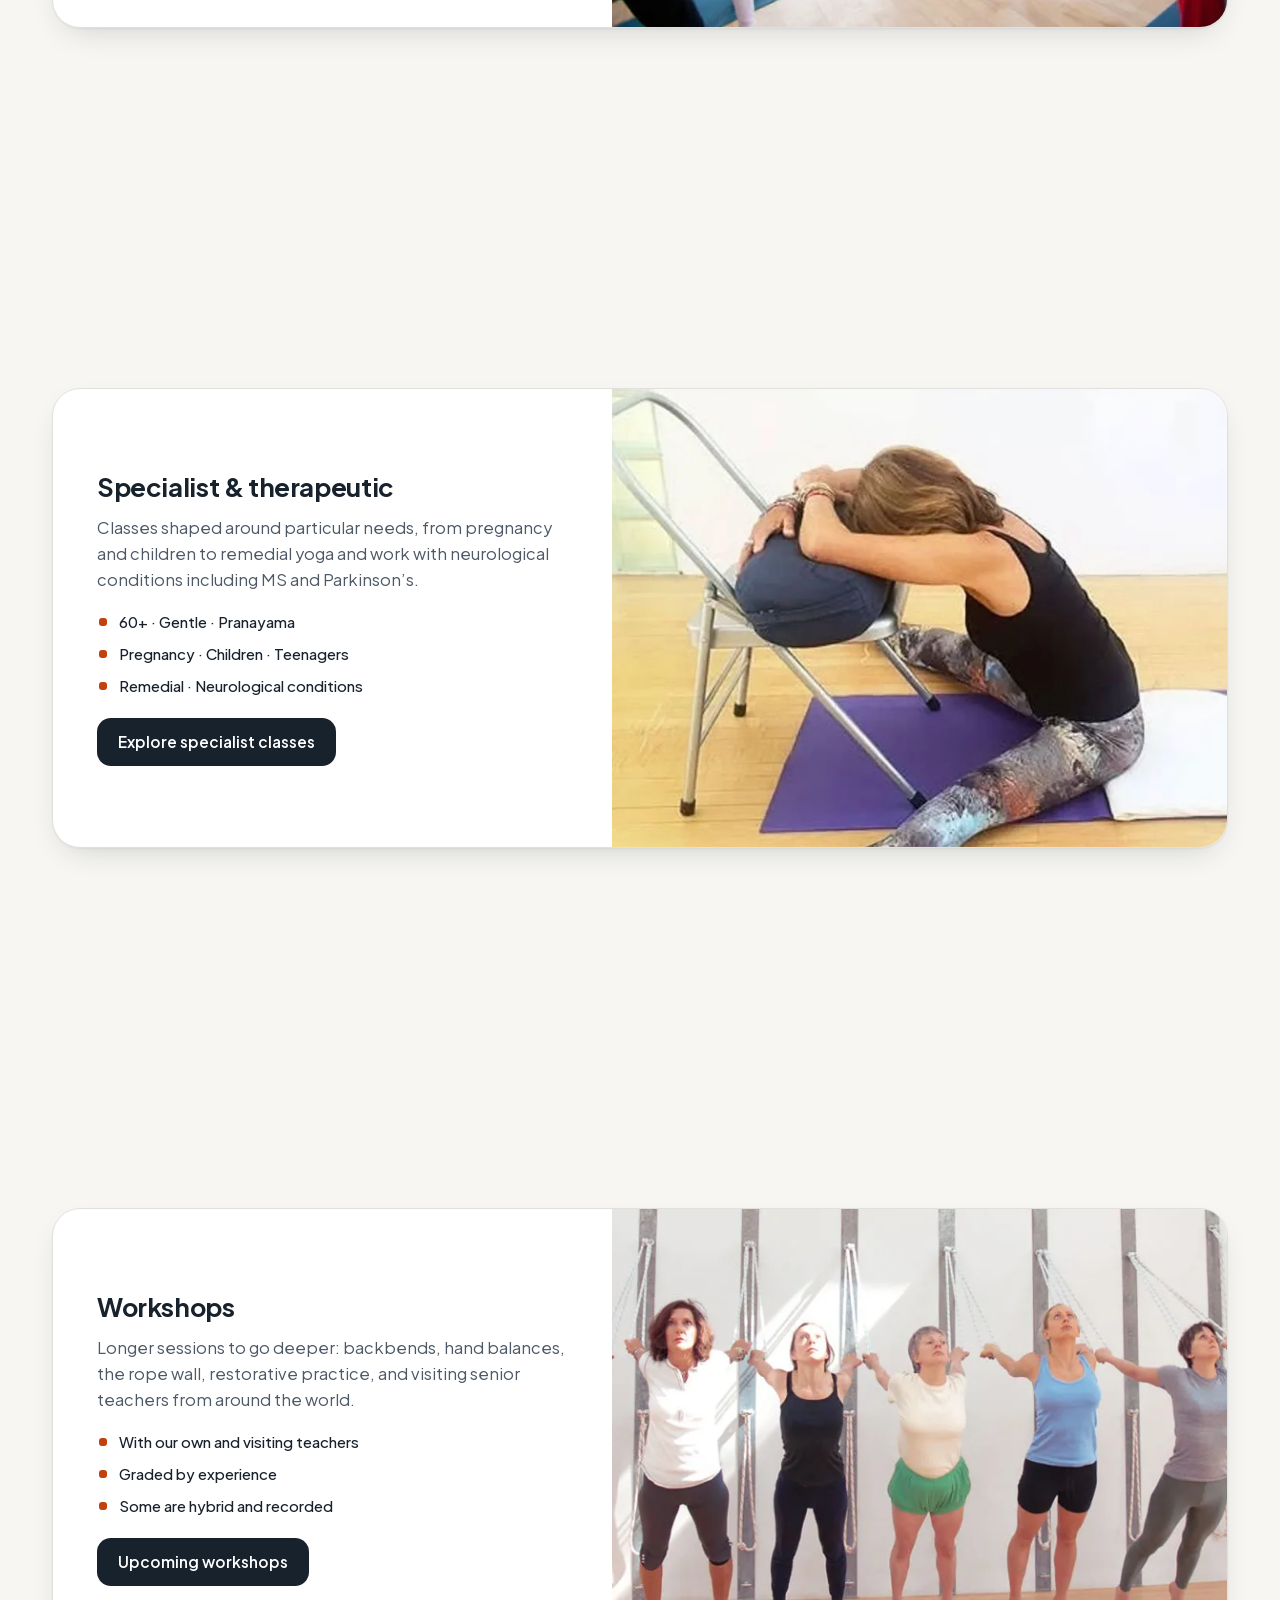
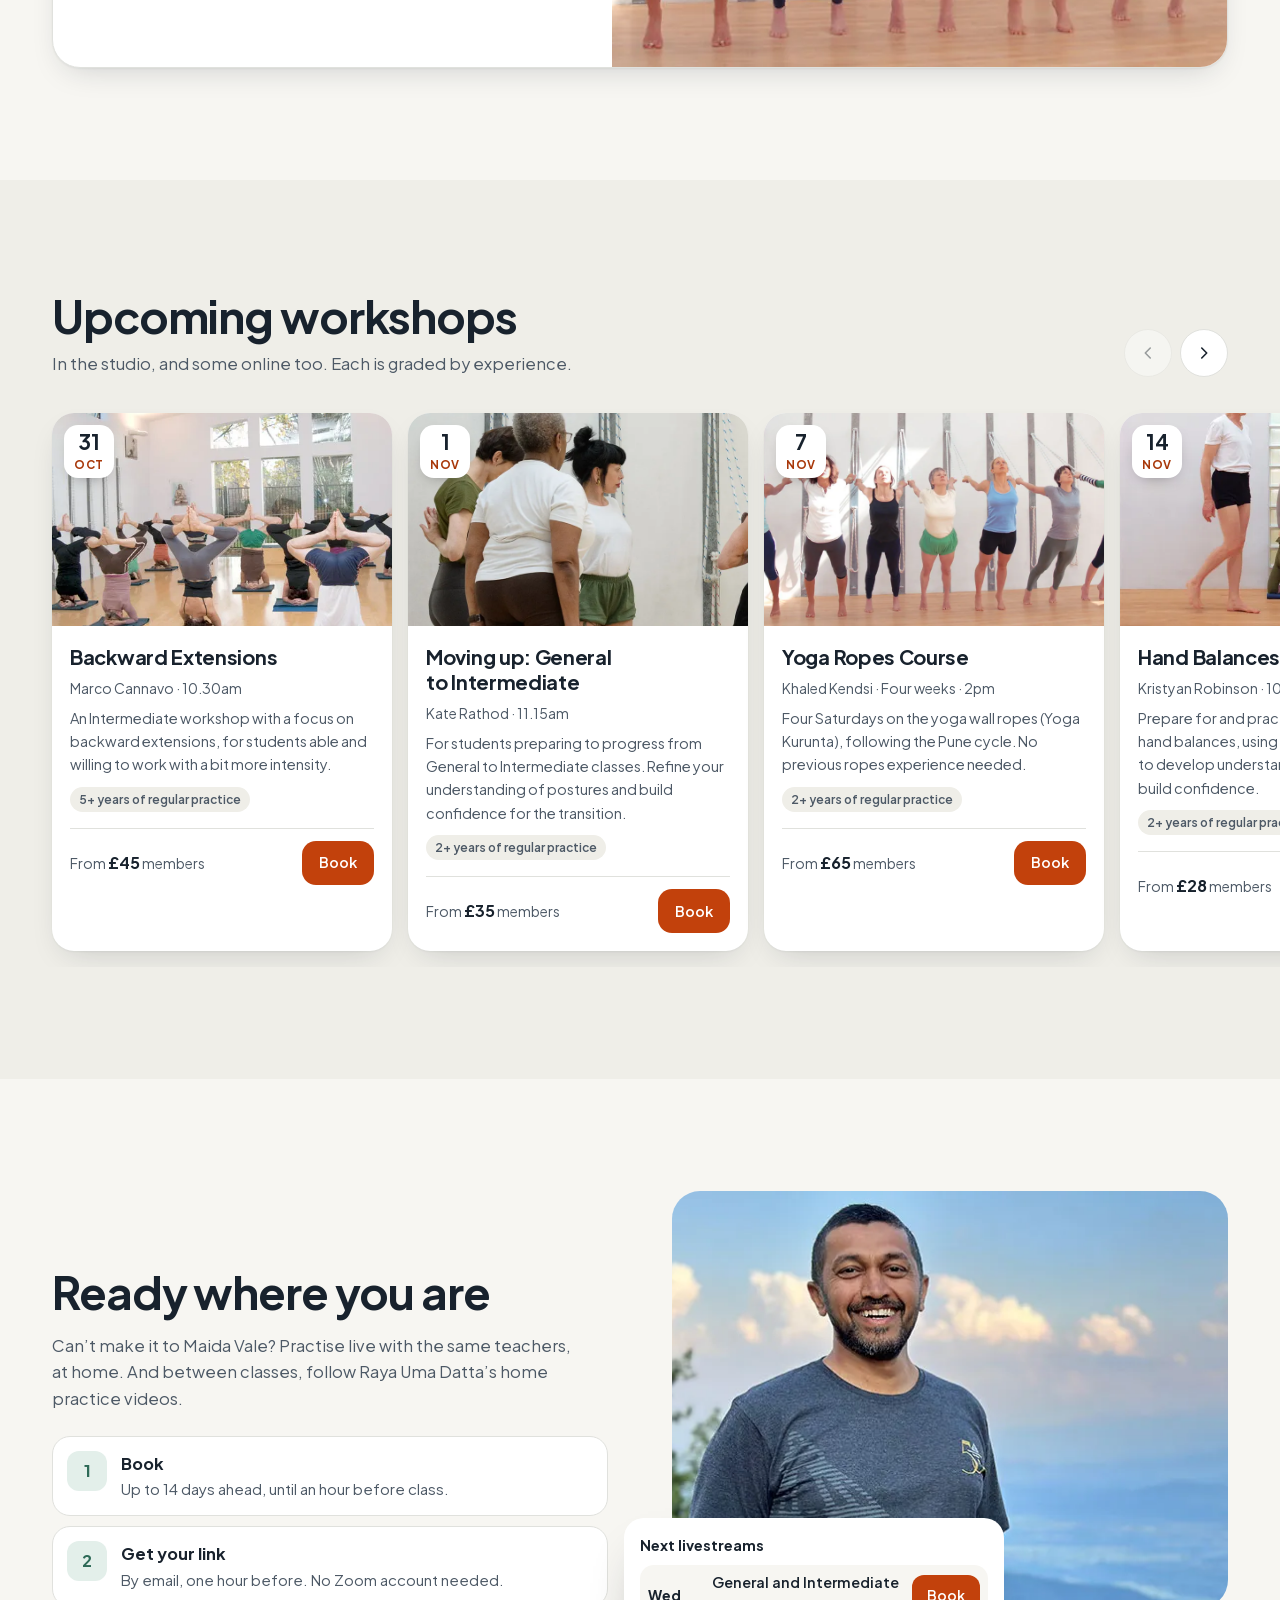
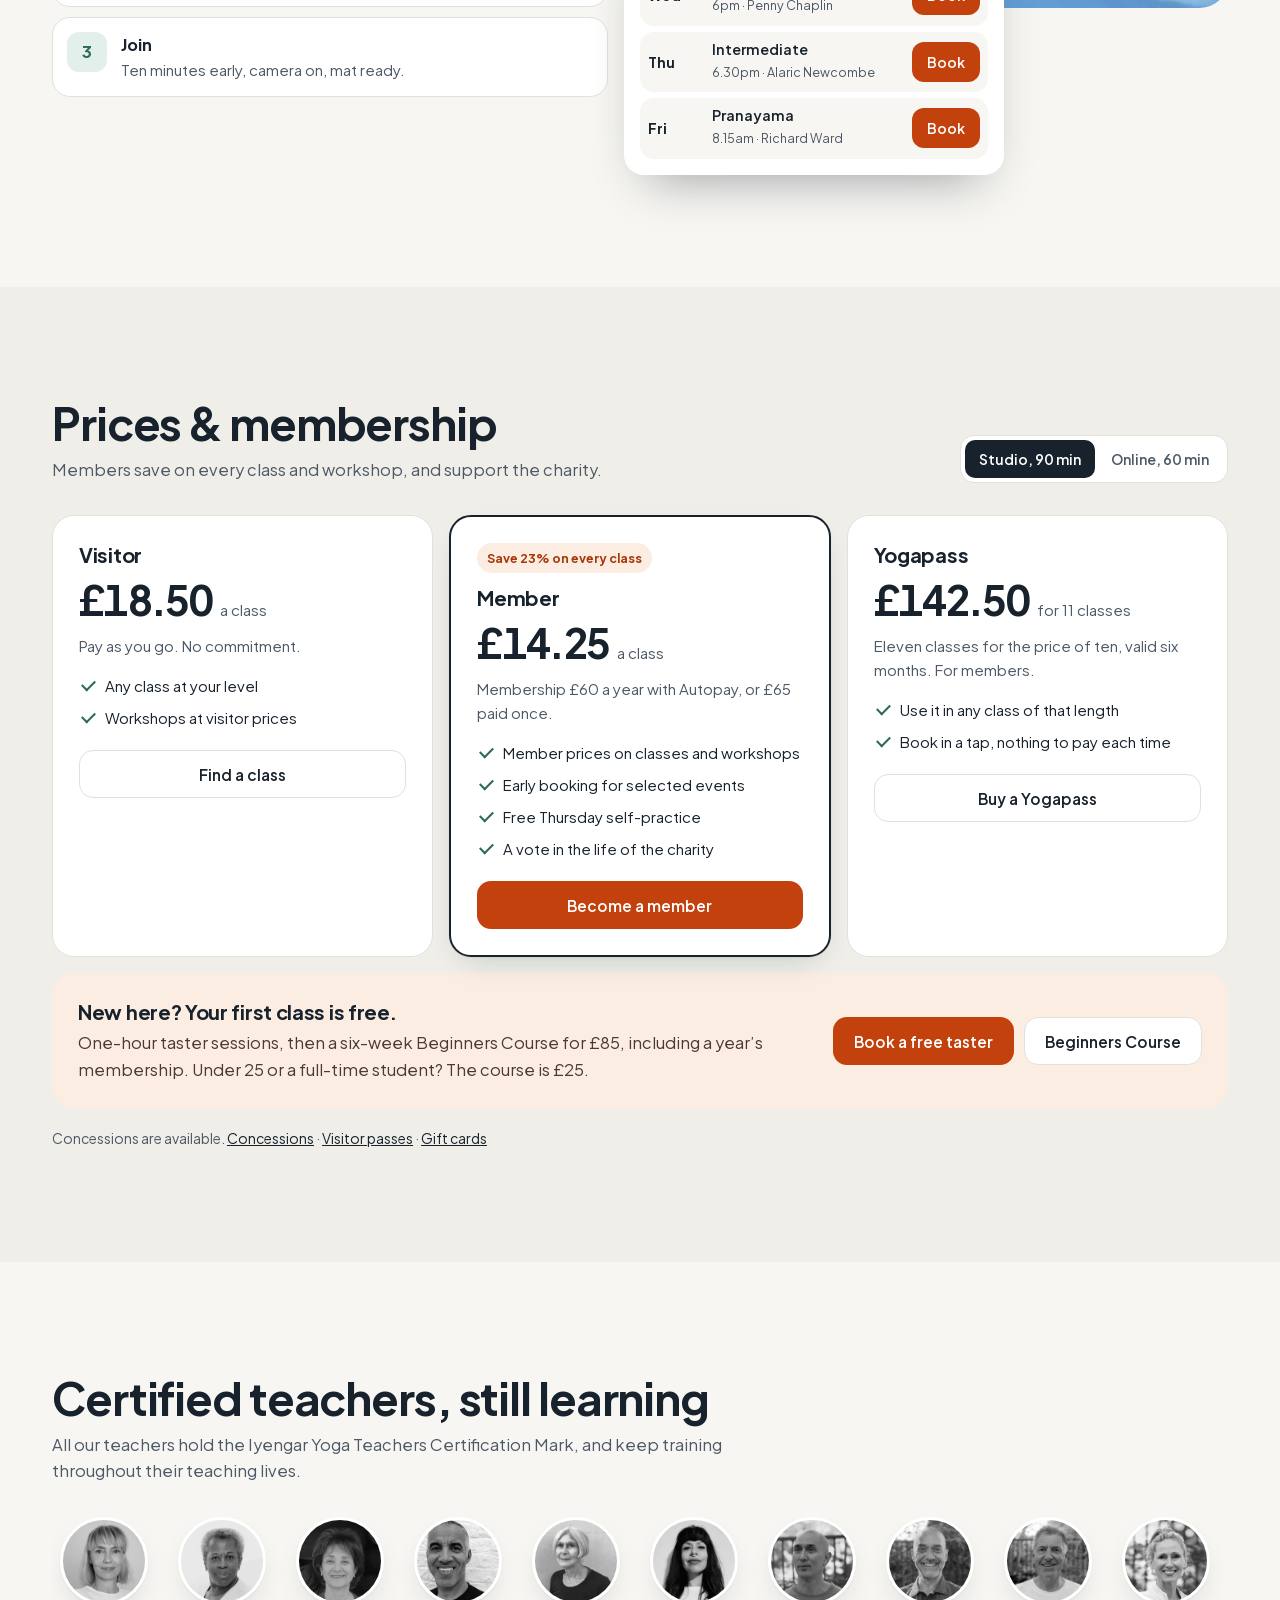
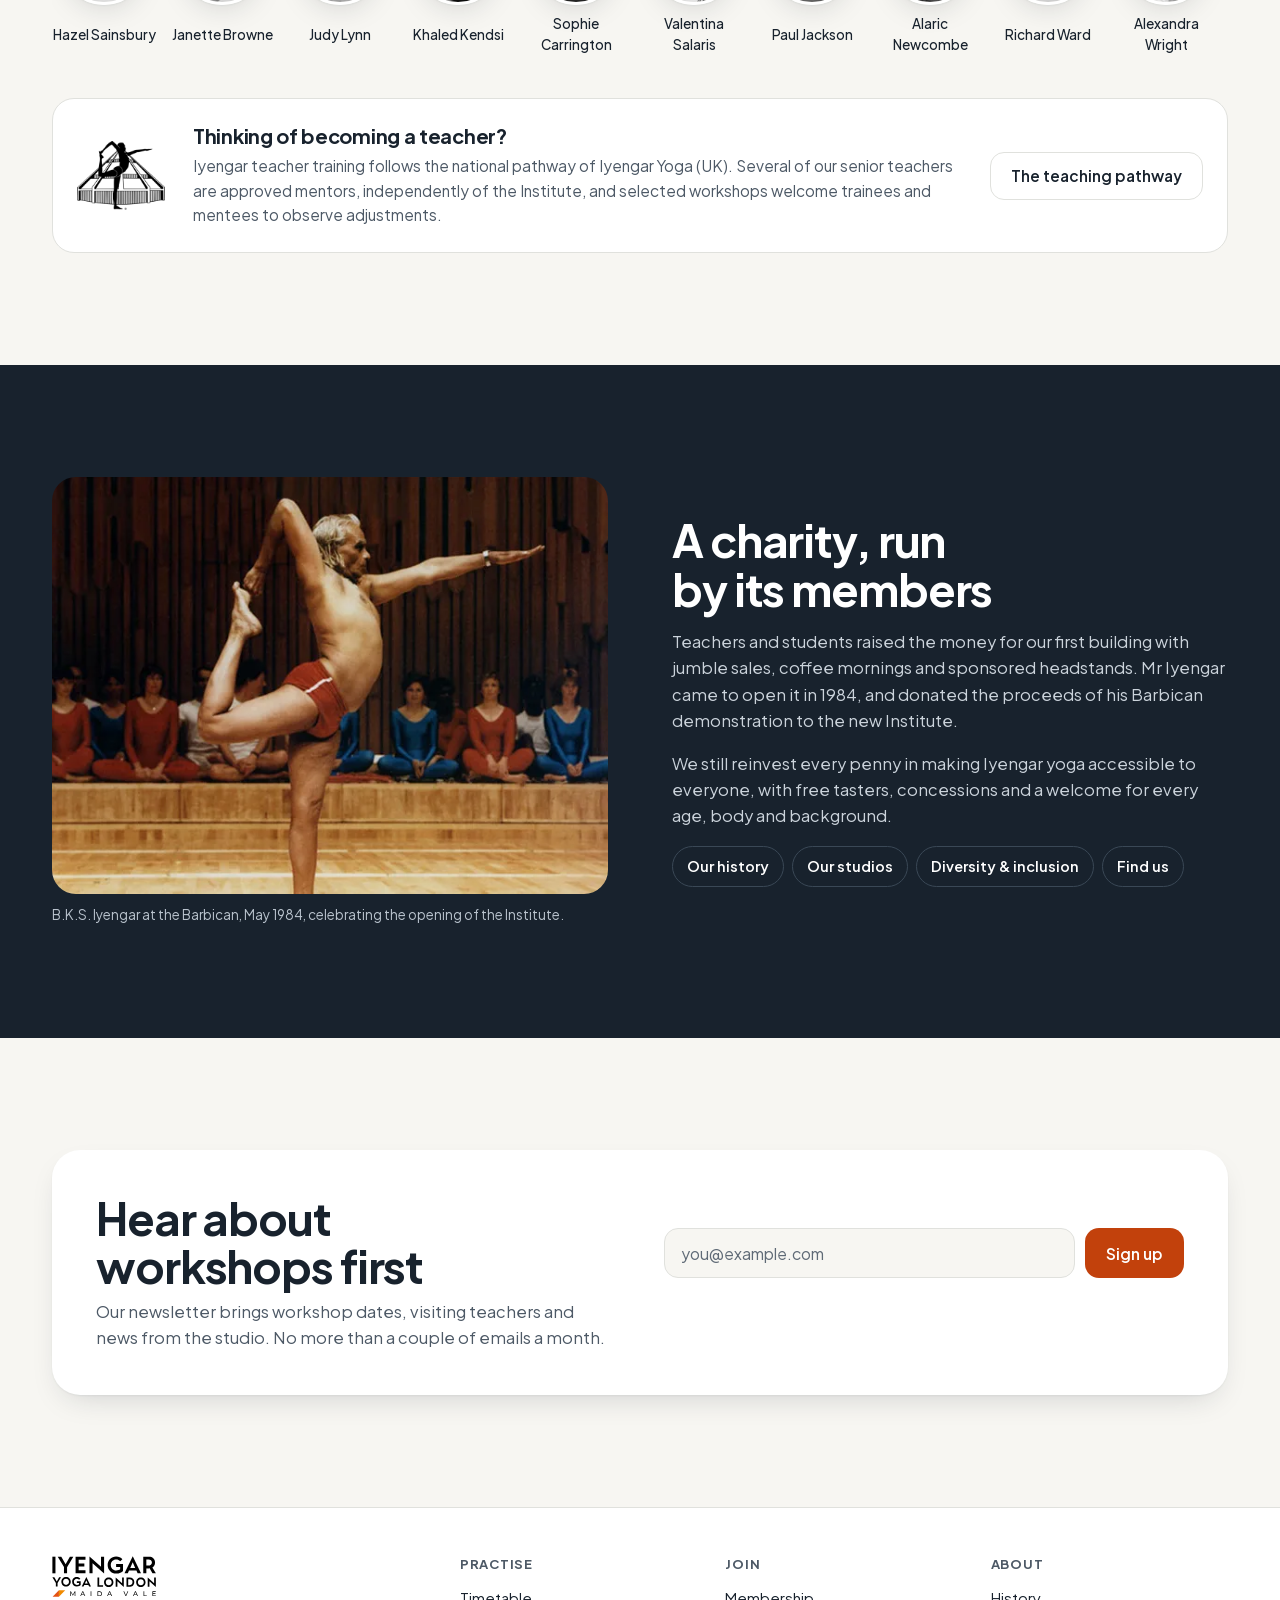
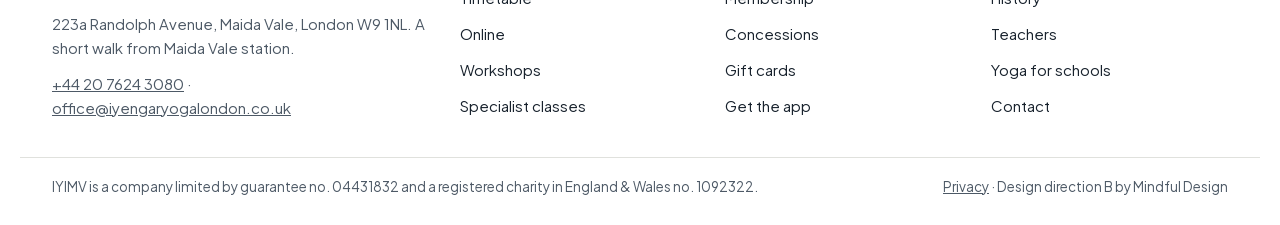
<file: b/home.html>
<!doctype html>
<html lang="en-GB">
<head>
<meta charset="utf-8">
<meta name="viewport" content="width=device-width, initial-scale=1, viewport-fit=cover">
<meta name="robots" content="noindex, nofollow">
<title>Iyengar Yoga London · Direction B: Practice</title>
<meta name="description" content="Design direction B for Iyengar Yoga London: classes, livestreams and workshops in Maida Vale and online.">
<link rel="icon" href="../assets/img/logo.svg">
<link rel="preload" href="../assets/fonts/plus-jakarta-sans.woff2" as="font" type="font/woff2" crossorigin>
<link rel="stylesheet" href="../assets/fonts/fonts.css">
<link rel="stylesheet" href="../assets/booking.css">
<link rel="stylesheet" href="style.css">
</head>
<body>
<a class="skip" href="#main">Skip to content</a>

<header class="top">
  <div class="wrap top-row">
    <a class="logo" href="#top" aria-label="Iyengar Yoga London, home"><img src="../assets/img/logo.svg" alt="Iyengar Yoga London, Maida Vale" width="112" height="44"></a>
    <nav class="top-nav" aria-label="Main">
      <a href="#week">Timetable</a>
      <a href="#workshops">Workshops</a>
      <a href="#online">Online</a>
      <a href="#prices">Prices</a>
      <a href="#about">About</a>
    </nav>
    <div class="top-actions">
      <a class="top-signin" href="#">Sign in</a>
      <a class="btn btn-accent btn-sm" href="#week">Book a class</a>
    </div>
  </div>
</header>

<main id="main">
  <!-- Hero: a working surface, not a poster -->
  <section class="hero" id="top">
    <div class="wrap hero-grid">
      <div class="hero-copy">
        <p class="pill-note"><span class="dot" aria-hidden="true"></span>Classes today from 8am · In Maida Vale and online</p>
        <h1>Practise with precision, in Maida Vale or at home.</h1>
        <p class="lede">London’s original Iyengar yoga centre, opened by B.K.S. Iyengar in 1984. Find the class that fits your experience and book it in a few taps.</p>
        <div class="level" id="level">
          <p class="level-q" id="level-q">How long have you practised Iyengar yoga?</p>
          <div class="level-opts" role="radiogroup" aria-labelledby="level-q">
            <button type="button" role="radio" aria-checked="false" data-level="new">I’m new</button>
            <button type="button" role="radio" aria-checked="false" data-level="beginners">Under 2 years</button>
            <button type="button" role="radio" aria-checked="false" data-level="general">2 to 4 years</button>
            <button type="button" role="radio" aria-checked="false" data-level="intermediate">4 years or more</button>
          </div>
          <p class="level-out" id="level-out" aria-live="polite">Choose one and we’ll tailor the timetable, workshops and next steps on this page.</p>
        </div>
      </div>
      <div class="hero-stage">
        <figure class="stage-photo" data-parallax="-0.06">
          <img src="../assets/img/taster-class.webp" alt="A class kneeling in Virasana with arms in Garudasana, in a bright studio with windows onto the garden" width="1280" height="480" fetchpriority="high">
        </figure>
        <div class="upnext" data-parallax="0.05">
          <div class="upnext-head"><b id="upnext-title">Up next today</b><a href="#week">Full week</a></div>
          <ul id="upnext"></ul>
        </div>
      </div>
    </div>
    <div class="wrap">
      <ul class="facts">
        <li><b>1984</b><span>Opened by B.K.S. Iyengar</span></li>
        <li><b>40+</b><span>Classes every week</span></li>
        <li><b>Studio &amp; online</b><span>Live on Zoom, every day</span></li>
        <li><b>Charity</b><span>Run by its members, no. 1092322</span></li>
      </ul>
    </div>
  </section>

  <!-- Timetable -->
  <section class="sec" id="week">
    <div class="wrap">
      <div class="sec-head">
        <h2>This week</h2>
        <p>Classes, livestreams, workshops and free tasters in one timetable, with one way to book. Regular studio classes need no booking; paying ahead just saves time at reception.</p>
      </div>
      <div class="tt">
        <div class="tt-bar">
          <div class="days" role="tablist" aria-label="Choose a day"></div>
          <div class="tt-filters">
            <div class="seg" role="group" aria-label="Where">
              <button type="button" data-where="all" aria-pressed="true">All</button>
              <button type="button" data-where="studio" aria-pressed="false">Studio</button>
              <button type="button" data-where="online" aria-pressed="false">Livestream</button>
            </div>
            <button type="button" class="chip-level" id="chip-level" hidden><span></span><svg viewBox="0 0 16 16" width="14" height="14" aria-hidden="true"><path d="M4 4l8 8M12 4l-8 8" stroke="currentColor" stroke-width="1.6" stroke-linecap="round"/></svg></button>
          </div>
        </div>
        <ol class="tt-list" role="tabpanel" id="tt-panel" tabindex="0"></ol>
        <p class="tt-more"><a href="#">See the full timetable</a><span aria-hidden="true">·</span><a href="#">Class levels explained</a></p>
      </div>
    </div>
  </section>

  <!-- Your path (signature, continued) -->
  <section class="sec sec-tint" id="path">
    <div class="wrap">
      <div class="sec-head">
        <h2 id="path-title">Where to start</h2>
        <p id="path-lede">Three simple steps for anyone new to the Iyengar method.</p>
      </div>
      <ol class="path" id="path-list"></ol>
    </div>
  </section>

  <!-- Ways to practise: stacking cards -->
  <section class="sec" id="ways">
    <div class="wrap">
      <div class="sec-head">
        <h2>Four ways to practise</h2>
        <p>From a first class to therapeutic work for specific conditions, all taught by certified Iyengar yoga teachers.</p>
      </div>
      <div class="stack">
        <article class="card-stack" style="--i:0">
          <div class="cs-copy">
            <h3>Studio classes</h3>
            <p>Daily classes in our light-filled studios in Maida Vale, with every prop you need: belts, blocks, blankets, chairs and the rope wall.</p>
            <ul><li>Beginners, General and Intermediate</li><li>60, 75, 90 and 120 minutes</li><li>No need to book regular classes</li></ul>
            <a class="btn btn-ink" href="#week">See today’s classes</a>
          </div>
          <img src="../assets/img/studio-light.webp" alt="The empty main studio, with pale wood floor and skylights" width="655" height="420" loading="lazy">
        </article>
        <article class="card-stack" style="--i:1">
          <div class="cs-copy">
            <h3>Livestream</h3>
            <p>Live on Zoom every day, for every level. Your link arrives an hour before class; your teacher sees you just as they would in the studio.</p>
            <ul><li>Book up to 14 days ahead</li><li>Cancel up to 2 hours before</li><li>From £8.50 for members</li></ul>
            <a class="btn btn-ink" href="#online">How livestreams work</a>
          </div>
          <img src="../assets/img/studio-class.webp" alt="Students practising a standing pose in the studio" width="507" height="507" loading="lazy">
        </article>
        <article class="card-stack" style="--i:2">
          <div class="cs-copy">
            <h3>Specialist &amp; therapeutic</h3>
            <p>Classes shaped around particular needs, from pregnancy and children to remedial yoga and work with neurological conditions including MS and Parkinson’s.</p>
            <ul><li>60+ · Gentle · Pranayama</li><li>Pregnancy · Children · Teenagers</li><li>Remedial · Neurological conditions</li></ul>
            <a class="btn btn-ink" href="#">Explore specialist classes</a>
          </div>
          <img src="../assets/img/remedial.webp" alt="A student in a supported forward bend over a chair, with blocks and a mat" width="880" height="588" loading="lazy">
        </article>
        <article class="card-stack" style="--i:3">
          <div class="cs-copy">
            <h3>Workshops</h3>
            <p>Longer sessions to go deeper: backbends, hand balances, the rope wall, restorative practice, and visiting senior teachers from around the world.</p>
            <ul><li>With our own and visiting teachers</li><li>Graded by experience</li><li>Some are hybrid and recorded</li></ul>
            <a class="btn btn-ink" href="#workshops">Upcoming workshops</a>
          </div>
          <img src="../assets/img/rope-wall-class.webp" alt="A row of students practising at the rope wall" width="1280" height="480" loading="lazy">
        </article>
      </div>
    </div>
  </section>

  <!-- Workshops carousel -->
  <section class="sec sec-tint" id="workshops">
    <div class="wrap">
      <div class="sec-head sec-head-row">
        <div>
          <h2>Upcoming workshops</h2>
          <p id="ws-note">Book a place in the studio or join online.</p>
        </div>
        <div class="car-btns">
          <button type="button" class="round" data-car="-1" aria-label="Previous workshops"><svg viewBox="0 0 20 20" width="18" height="18" aria-hidden="true"><path d="M12.5 4.5L7 10l5.5 5.5" fill="none" stroke="currentColor" stroke-width="1.8" stroke-linecap="round" stroke-linejoin="round"/></svg></button>
          <button type="button" class="round" data-car="1" aria-label="Next workshops"><svg viewBox="0 0 20 20" width="18" height="18" aria-hidden="true"><path d="M7.5 4.5L13 10l-5.5 5.5" fill="none" stroke="currentColor" stroke-width="1.8" stroke-linecap="round" stroke-linejoin="round"/></svg></button>
        </div>
      </div>
    </div>
    <ul class="carousel" id="carousel" tabindex="0" aria-label="Workshops"></ul>
  </section>

  <!-- Online -->
  <section class="sec" id="online">
    <div class="wrap online">
      <div class="online-copy" data-reveal>
        <h2>Ready where you are</h2>
        <p>Can’t make it to Maida Vale? Practise live with the same teachers, at home. And between classes, follow Raya Uma Datta’s home practice videos.</p>
        <ol class="howto">
          <li><b>Book</b><span>Up to 14 days ahead, until an hour before class.</span></li>
          <li><b>Get your link</b><span>By email, one hour before. No Zoom account needed.</span></li>
          <li><b>Join</b><span>Ten minutes early, camera on, mat ready.</span></li>
        </ol>
      </div>
      <div class="online-side" data-reveal>
        <img src="../assets/img/raya.webp" alt="Iyengar yoga teacher Raya Uma Datta smiling outdoors" width="800" height="420" loading="lazy">
        <div class="online-next">
          <b>Next livestreams</b>
          <ul id="online-next"></ul>
        </div>
      </div>
    </div>
  </section>

  <!-- Prices -->
  <section class="sec sec-tint" id="prices">
    <div class="wrap">
      <div class="sec-head sec-head-row">
        <div>
          <h2>Prices &amp; membership</h2>
          <p>Members save on every class and workshop, and support the charity.</p>
        </div>
        <div class="seg" role="group" aria-label="Show prices for">
          <button type="button" data-pmode="studio" aria-pressed="true">Studio, 90 min</button>
          <button type="button" data-pmode="online" aria-pressed="false">Online, 60 min</button>
        </div>
      </div>
      <div class="plans">
        <article class="plan">
          <h3>Visitor</h3>
          <p class="plan-price"><b data-p="visitor">£18.50</b><span>a class</span></p>
          <p class="plan-sub">Pay as you go. No commitment.</p>
          <ul class="ticks"><li>Any class at your level</li><li>Workshops at visitor prices</li></ul>
          <a class="btn btn-line" href="#week">Find a class</a>
        </article>
        <article class="plan plan-feature">
          <p class="badge" data-p="save">Save 23% on every class</p>
          <h3>Member</h3>
          <p class="plan-price"><b data-p="member">£14.25</b><span>a class</span></p>
          <p class="plan-sub">Membership £60 a year with Autopay, or £65 paid once.</p>
          <ul class="ticks"><li>Member prices on classes and workshops</li><li>Early booking for selected events</li><li>Free Thursday self-practice</li><li>A vote in the life of the charity</li></ul>
          <button type="button" class="btn btn-accent" data-book="m1">Become a member</button>
        </article>
        <article class="plan">
          <h3>Yogapass</h3>
          <p class="plan-price"><b data-p="pass">£142.50</b><span>for 11 classes</span></p>
          <p class="plan-sub">Eleven classes for the price of ten, valid six months. For members.</p>
          <ul class="ticks"><li>Use it in any class of that length</li><li>Book in a tap, nothing to pay each time</li></ul>
          <button type="button" class="btn btn-line" data-book="p1" data-p="passbtn">Buy a Yogapass</button>
        </article>
      </div>
      <div class="newbie">
        <div>
          <h3>New here? Your first class is free.</h3>
          <p>One-hour taster sessions, then a six-week Beginners Course for £85, including a year’s membership. Under 25 or a full-time student? The course is £25.</p>
        </div>
        <div class="newbie-ctas"><button type="button" class="btn btn-accent" data-book="t2">Book a free taster</button><button type="button" class="btn btn-line" data-book="b0">Beginners Course</button></div>
      </div>
      <p class="small">Concessions are available. <a href="#">Concessions</a> · <a href="#">Visitor passes</a> · <a href="#">Gift cards</a></p>
    </div>
  </section>

  <!-- Teachers + training -->
  <section class="sec" id="teachers">
    <div class="wrap">
      <div class="sec-head">
        <h2>Certified teachers, still learning</h2>
        <p>All our teachers hold the Iyengar Yoga Teachers Certification Mark, and keep training throughout their teaching lives.</p>
      </div>
      <ul class="avatars" id="avatars"></ul>
      <div class="train">
        <img src="../assets/img/cert-mark.webp" alt="The Iyengar Yoga Certification Mark" width="88" height="68" loading="lazy">
        <div>
          <h3>Thinking of becoming a teacher?</h3>
          <p>Iyengar teacher training follows the national pathway of Iyengar Yoga (UK). Several of our senior teachers are approved mentors, independently of the Institute, and selected workshops welcome trainees and mentees to observe adjustments.</p>
        </div>
        <a class="btn btn-line" href="#">The teaching pathway</a>
      </div>
    </div>
  </section>

  <!-- About -->
  <section class="sec sec-ink" id="about">
    <div class="wrap about">
      <figure class="about-fig" data-reveal>
        <img src="../assets/img/barbican-1984.webp" alt="B.K.S. Iyengar in Natarajasana on stage at the Barbican in 1984" width="690" height="450" loading="lazy">
        <figcaption>B.K.S. Iyengar at the Barbican, May 1984, celebrating the opening of the Institute.</figcaption>
      </figure>
      <div class="about-copy" data-reveal>
        <h2>A charity, run by its members</h2>
        <p>Teachers and students raised the money for our first building with jumble sales, coffee mornings and sponsored headstands. Mr Iyengar came to open it in 1984, and donated the proceeds of his Barbican demonstration to the new Institute.</p>
        <p>We still reinvest every penny in making Iyengar yoga accessible to everyone, with free tasters, concessions and a welcome for every age, body and background.</p>
        <p class="about-links"><a href="#">Our history</a><a href="#">Our studios</a><a href="#">Diversity &amp; inclusion</a><a href="#">Find us</a></p>
      </div>
    </div>
  </section>

  <!-- Newsletter -->
  <section class="sec" id="newsletter">
    <div class="wrap">
      <form class="news" id="news" novalidate>
        <div>
          <h2>Hear about workshops first</h2>
          <p>Our newsletter brings workshop dates, visiting teachers and news from the studio. No more than a couple of emails a month.</p>
        </div>
        <div class="news-row">
          <label class="vh" for="nl">Email address</label>
          <input id="nl" type="email" autocomplete="email" placeholder="you@example.com" required>
          <button class="btn btn-accent" type="submit">Sign up</button>
          <p class="news-msg" role="status"></p>
        </div>
      </form>
    </div>
  </section>
</main>

<footer class="foot">
  <div class="wrap foot-grid">
    <div class="foot-brand">
      <img src="../assets/img/logo.svg" alt="Iyengar Yoga London" width="112" height="44" loading="lazy">
      <p>223a Randolph Avenue, Maida Vale, London W9 1NL. A short walk from Maida Vale station.</p>
      <p><a href="tel:+442076243080">+44 20 7624 3080</a> · <a href="mailto:office@iyengaryogalondon.co.uk">office@iyengaryogalondon.co.uk</a></p>
    </div>
    <nav aria-label="Practise"><h3>Practise</h3><a href="#week">Timetable</a><a href="#online">Online</a><a href="#workshops">Workshops</a><a href="#">Specialist classes</a></nav>
    <nav aria-label="Join"><h3>Join</h3><a href="#prices">Membership</a><a href="#">Concessions</a><a href="#">Gift cards</a><a href="#">Get the app</a></nav>
    <nav aria-label="About"><h3>About</h3><a href="#about">History</a><a href="#teachers">Teachers</a><a href="#">Yoga for schools</a><a href="#">Contact</a></nav>
  </div>
  <div class="wrap foot-small"><p>IYIMV is a company limited by guarantee no. 04431832 and a registered charity in England &amp; Wales no. 1092322.</p><p><a href="#">Privacy</a> · Design direction B by Mindful Design</p></div>
</footer>

<nav class="tabbar" aria-label="Quick links">
  <a href="#week"><svg viewBox="0 0 24 24" width="22" height="22" aria-hidden="true"><rect x="3.5" y="5" width="17" height="15" rx="3" fill="none" stroke="currentColor" stroke-width="1.6"/><path d="M3.5 10h17M8 3v4M16 3v4" stroke="currentColor" stroke-width="1.6" stroke-linecap="round"/></svg>Timetable</a>
  <a href="#workshops"><svg viewBox="0 0 24 24" width="22" height="22" aria-hidden="true"><circle cx="12" cy="7" r="3" fill="none" stroke="currentColor" stroke-width="1.6"/><path d="M5 20c1-4 4-6 7-6s6 2 7 6" fill="none" stroke="currentColor" stroke-width="1.6" stroke-linecap="round"/></svg>Workshops</a>
  <a href="#online"><svg viewBox="0 0 24 24" width="22" height="22" aria-hidden="true"><rect x="3" y="5" width="18" height="12" rx="2.5" fill="none" stroke="currentColor" stroke-width="1.6"/><path d="M9 20h6" stroke="currentColor" stroke-width="1.6" stroke-linecap="round"/></svg>Online</a>
  <a href="#prices"><svg viewBox="0 0 24 24" width="22" height="22" aria-hidden="true"><path d="M4 12.5V5a1 1 0 011-1h7.5L20 11.5 12.5 19z" fill="none" stroke="currentColor" stroke-width="1.6" stroke-linejoin="round"/><circle cx="8.5" cy="8.5" r="1.4" fill="currentColor"/></svg>Prices</a>
</nav>

<script src="../assets/data.js"></script>
<script src="../assets/booking.js"></script>
<script src="../assets/motion.js"></script>
<script src="app.js"></script>
</body>
</html>
</file>
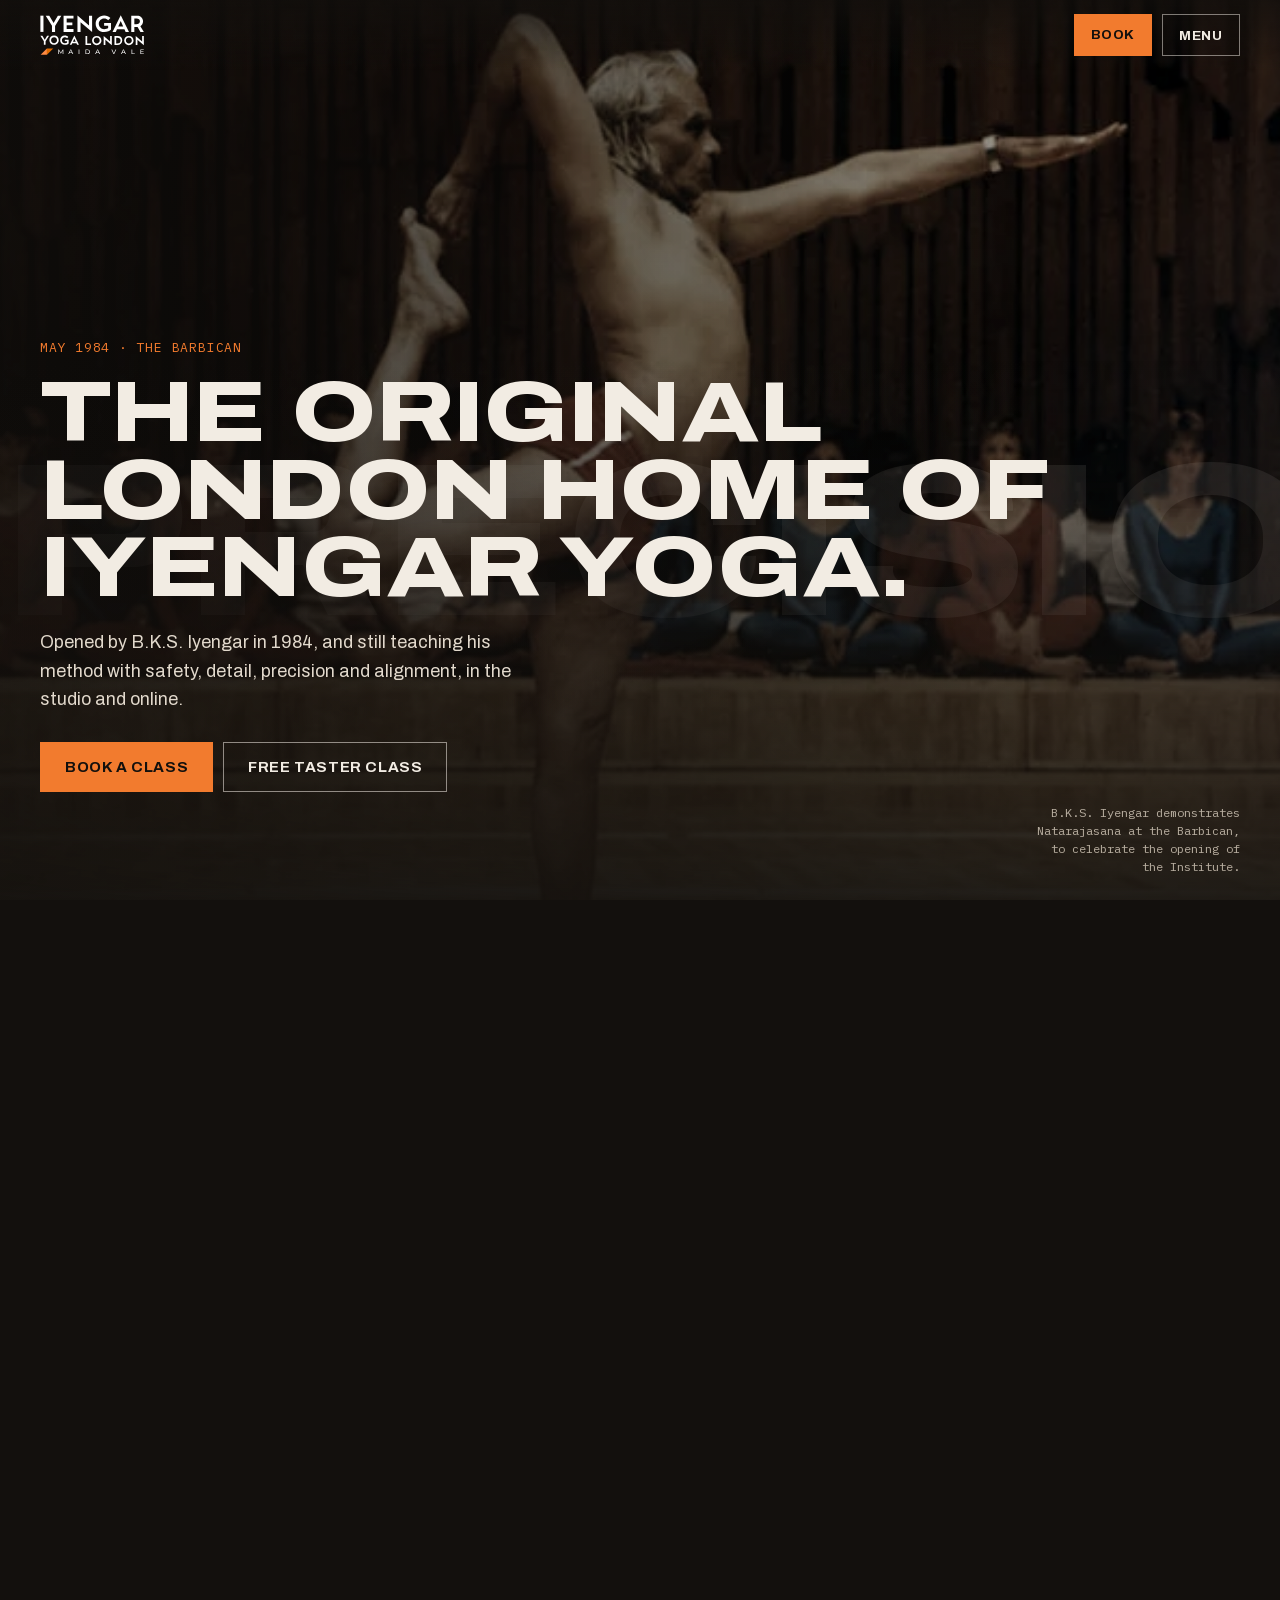
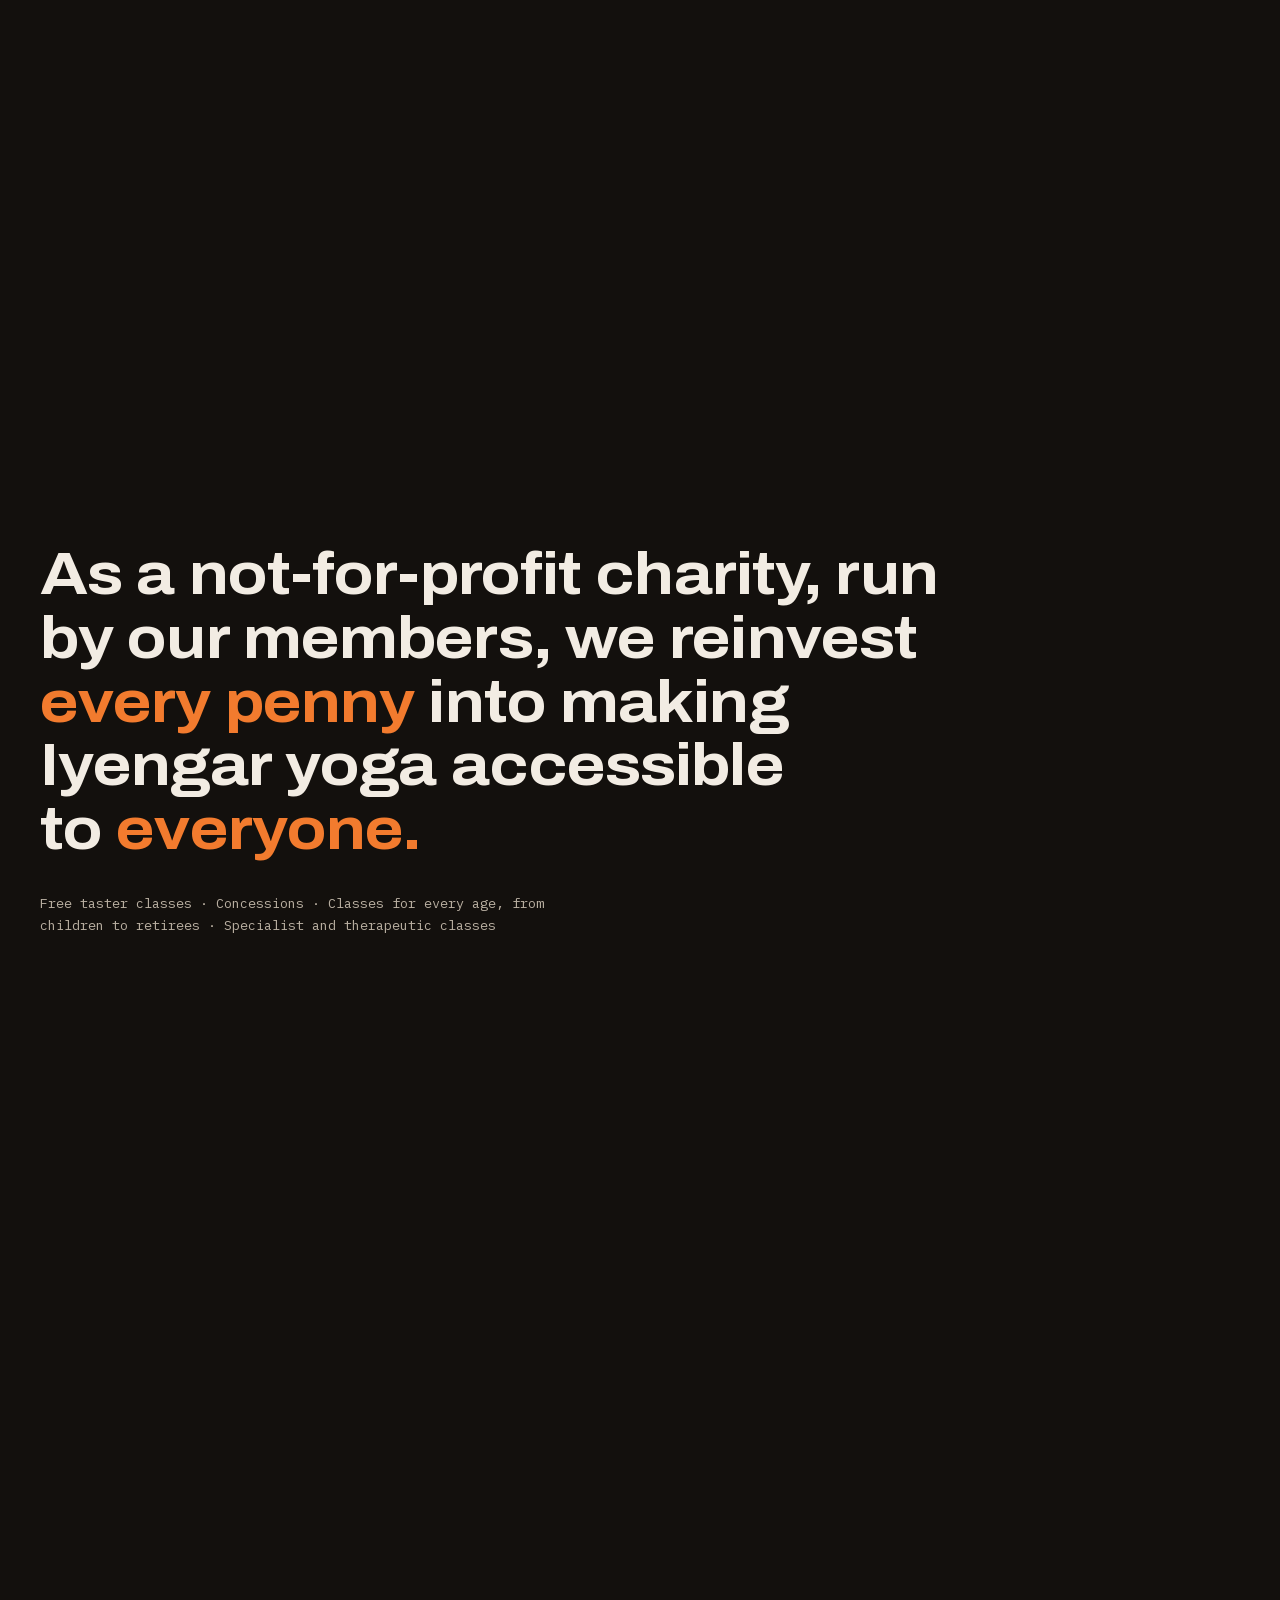
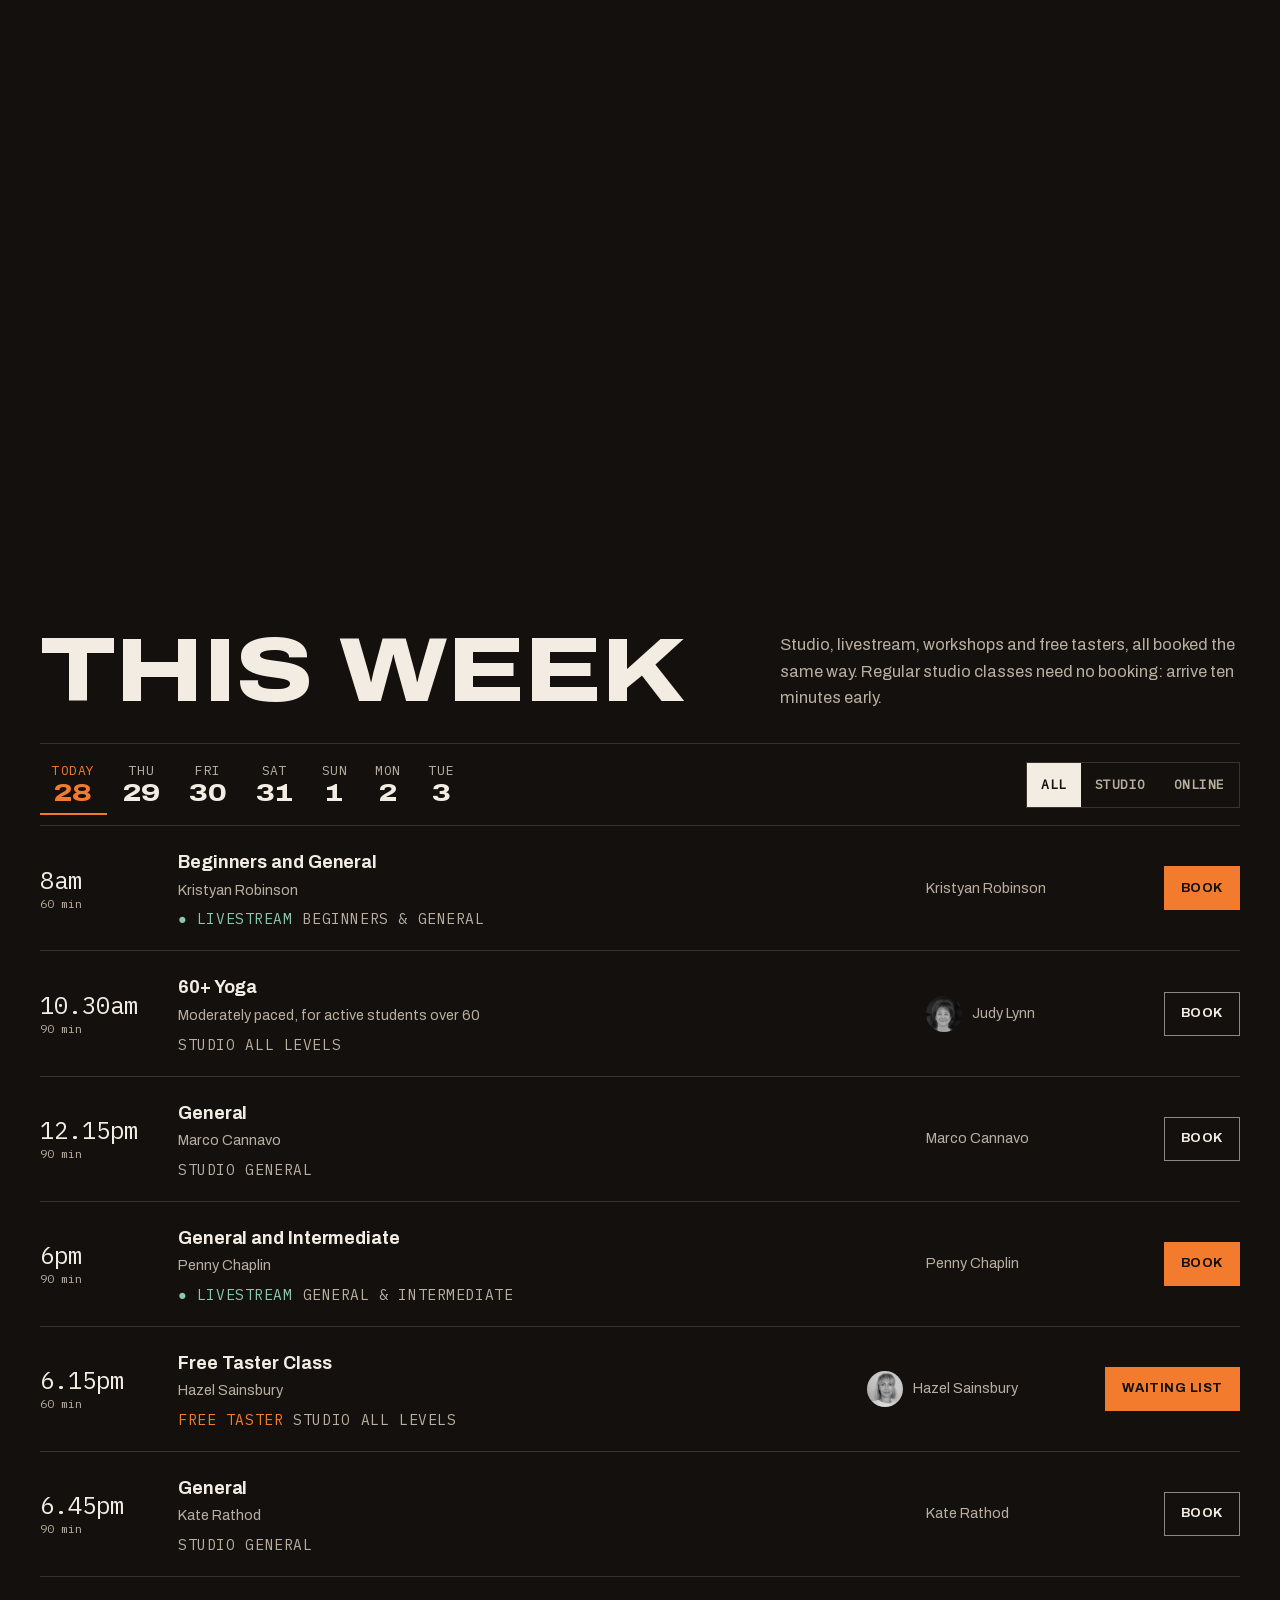
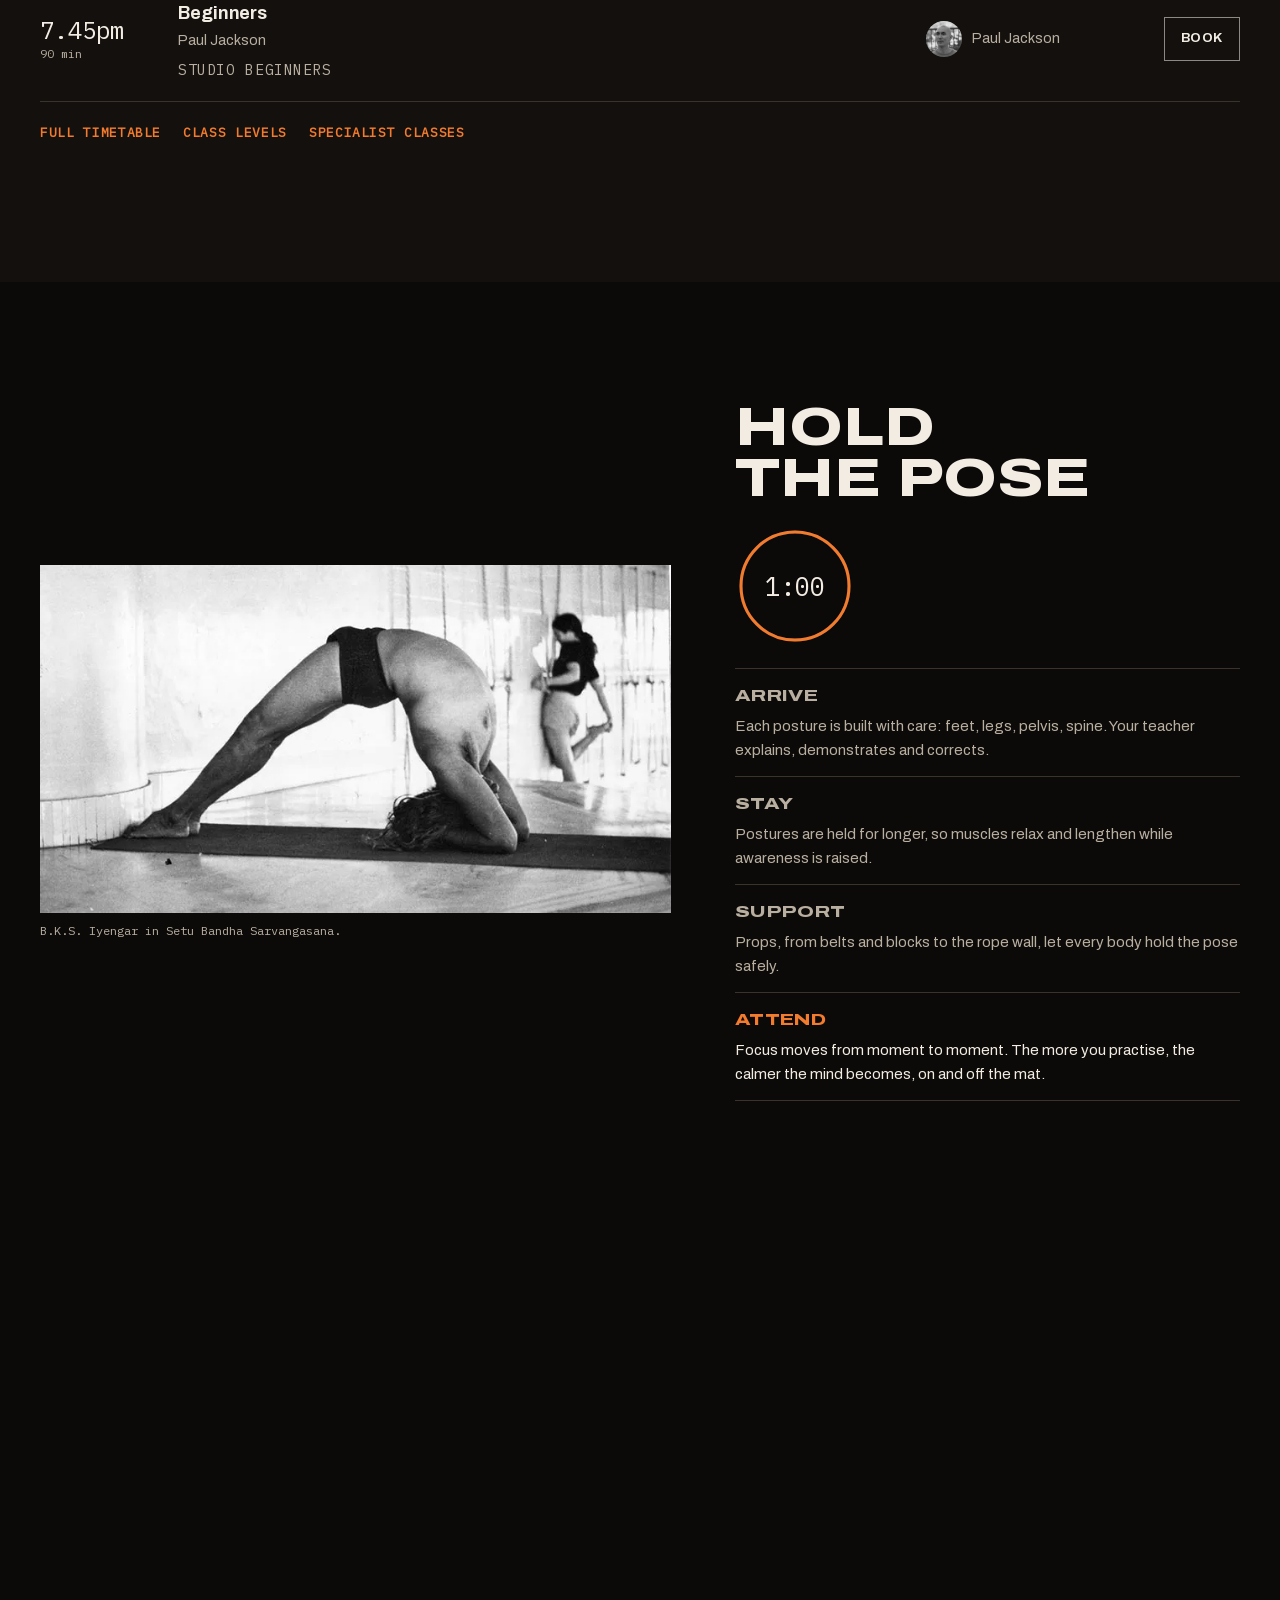
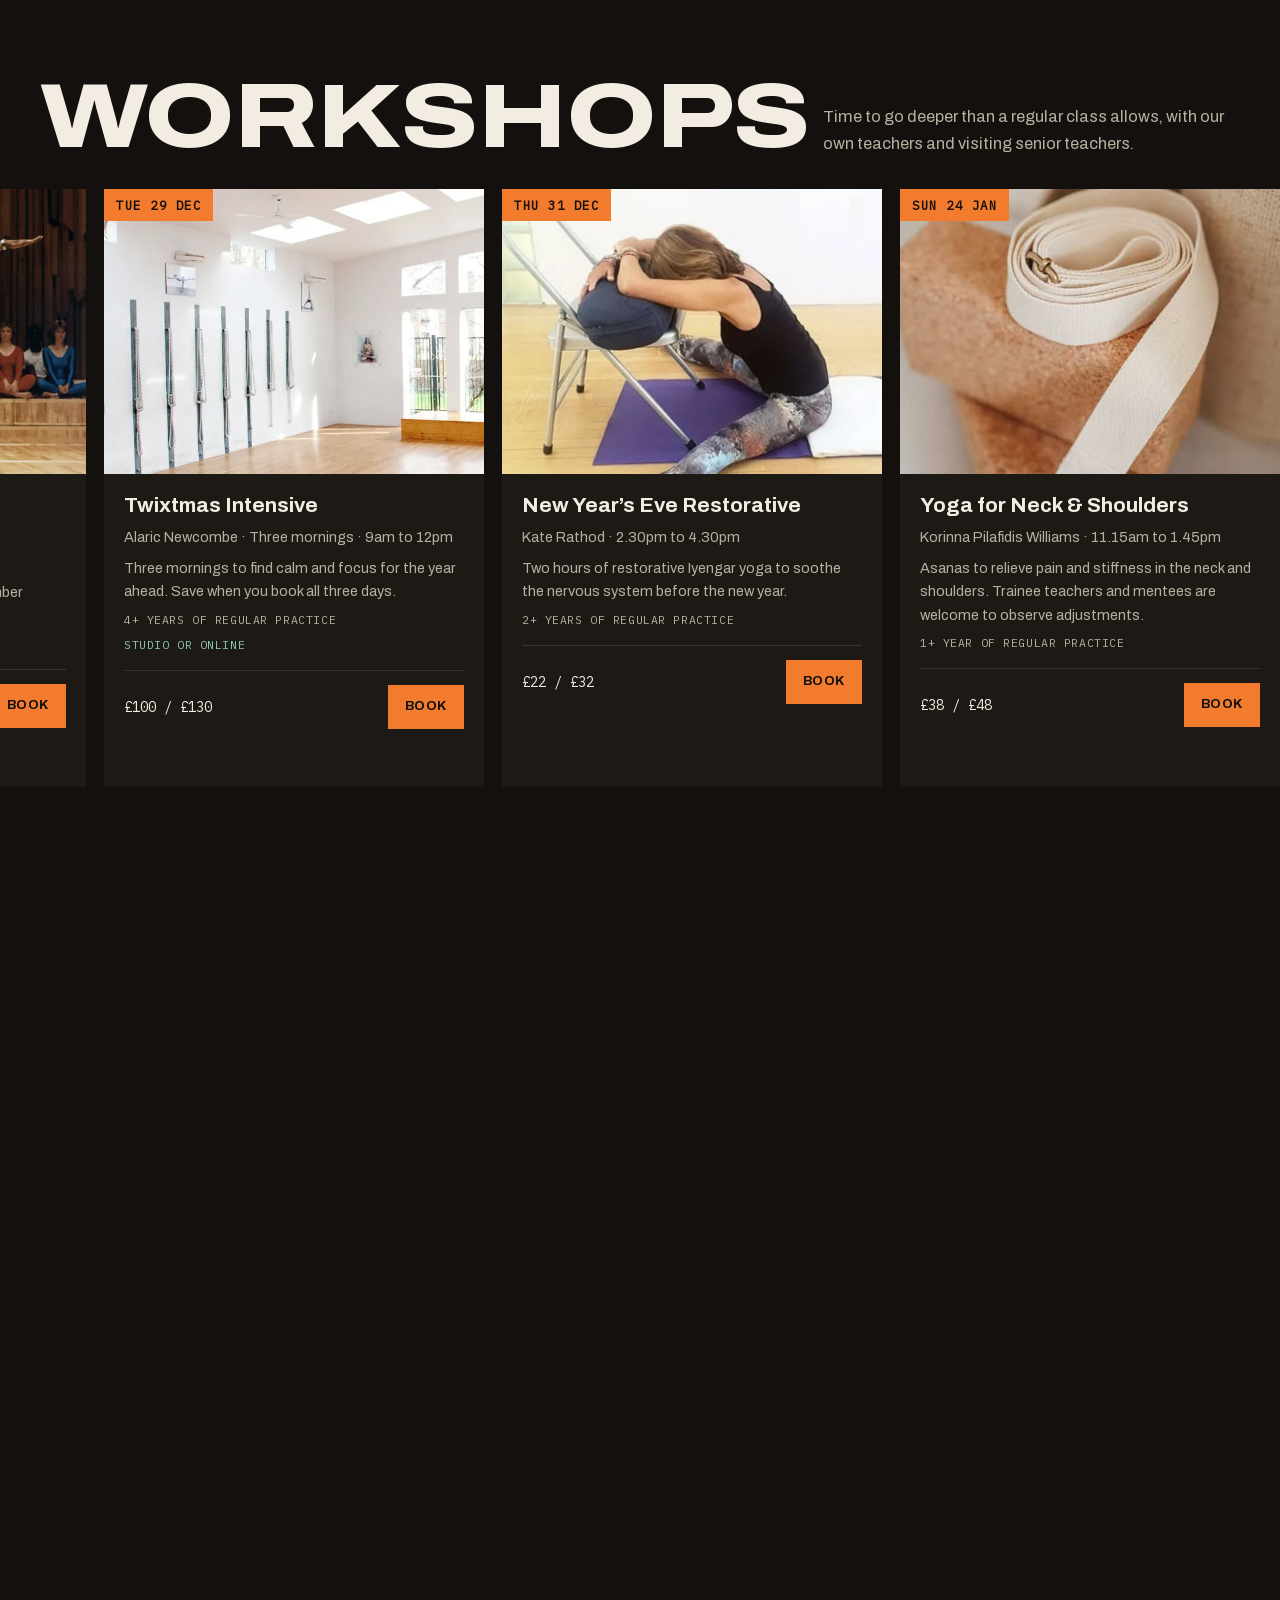
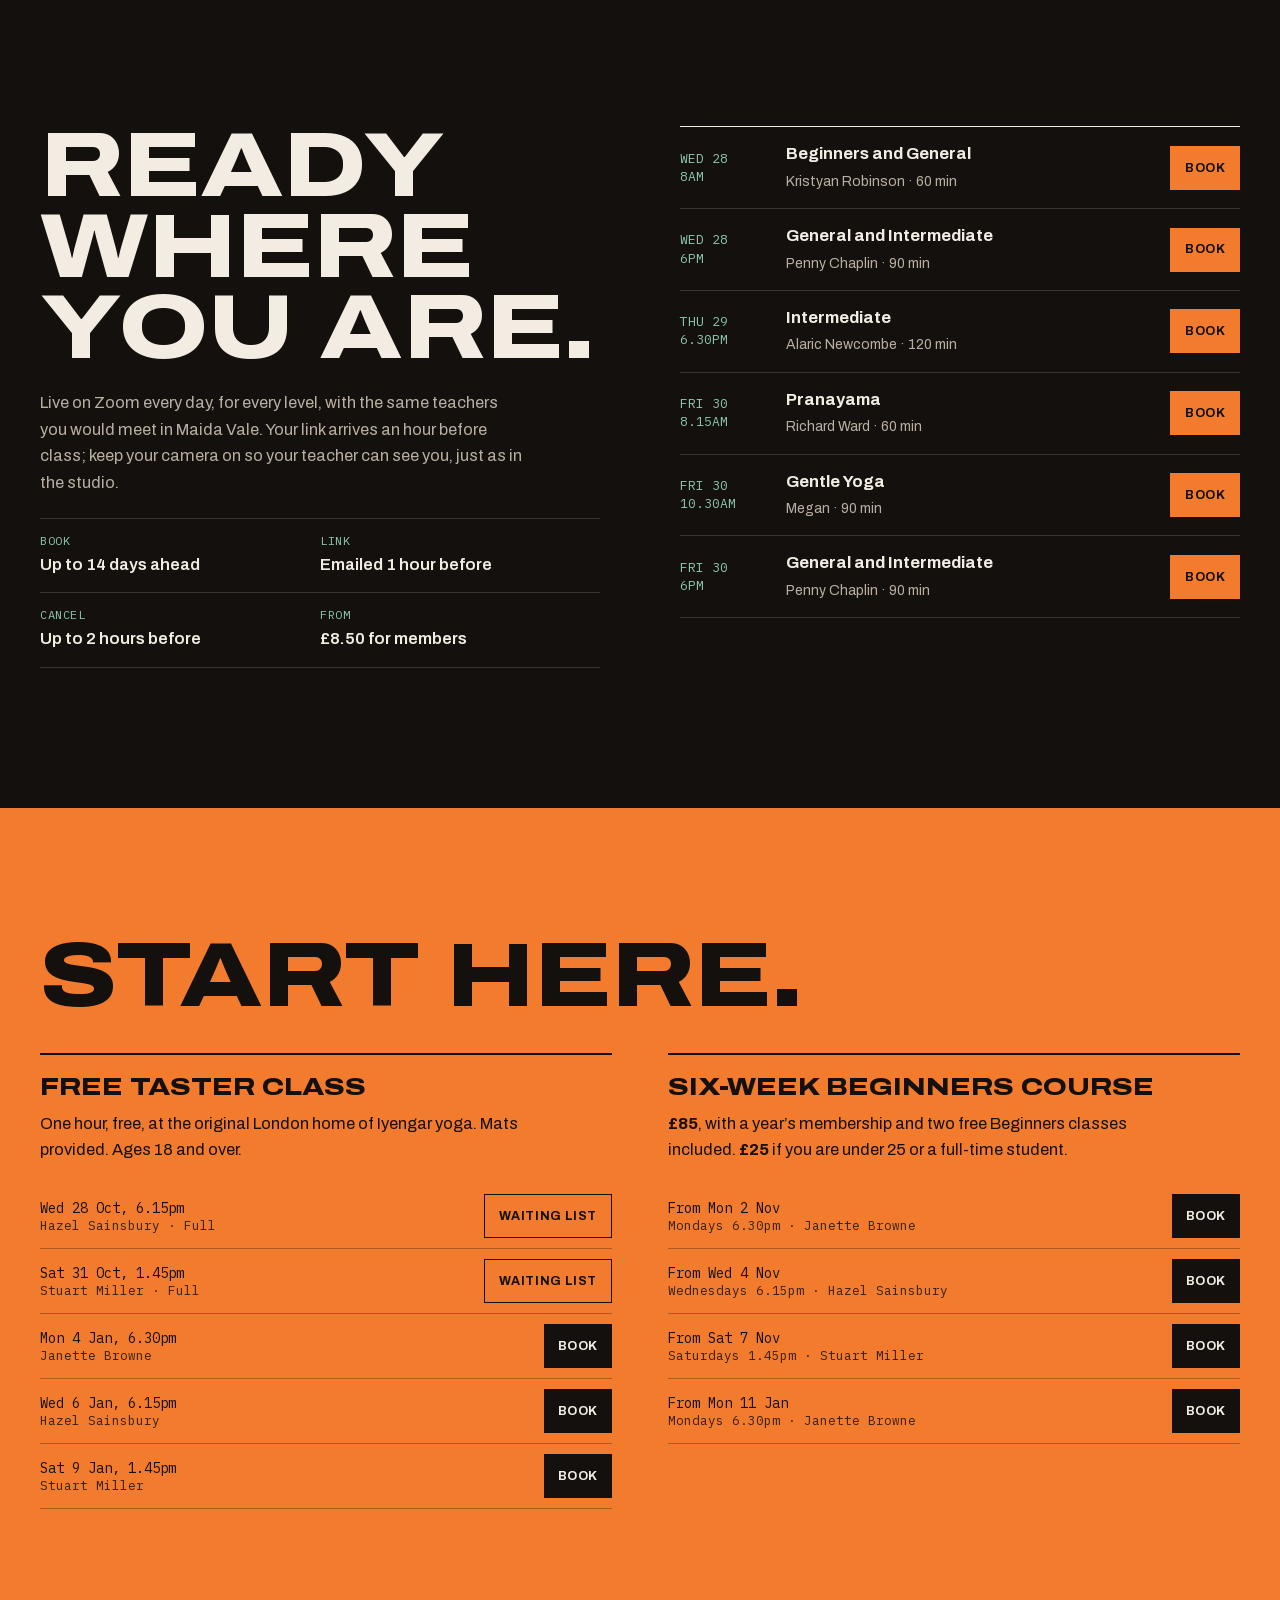
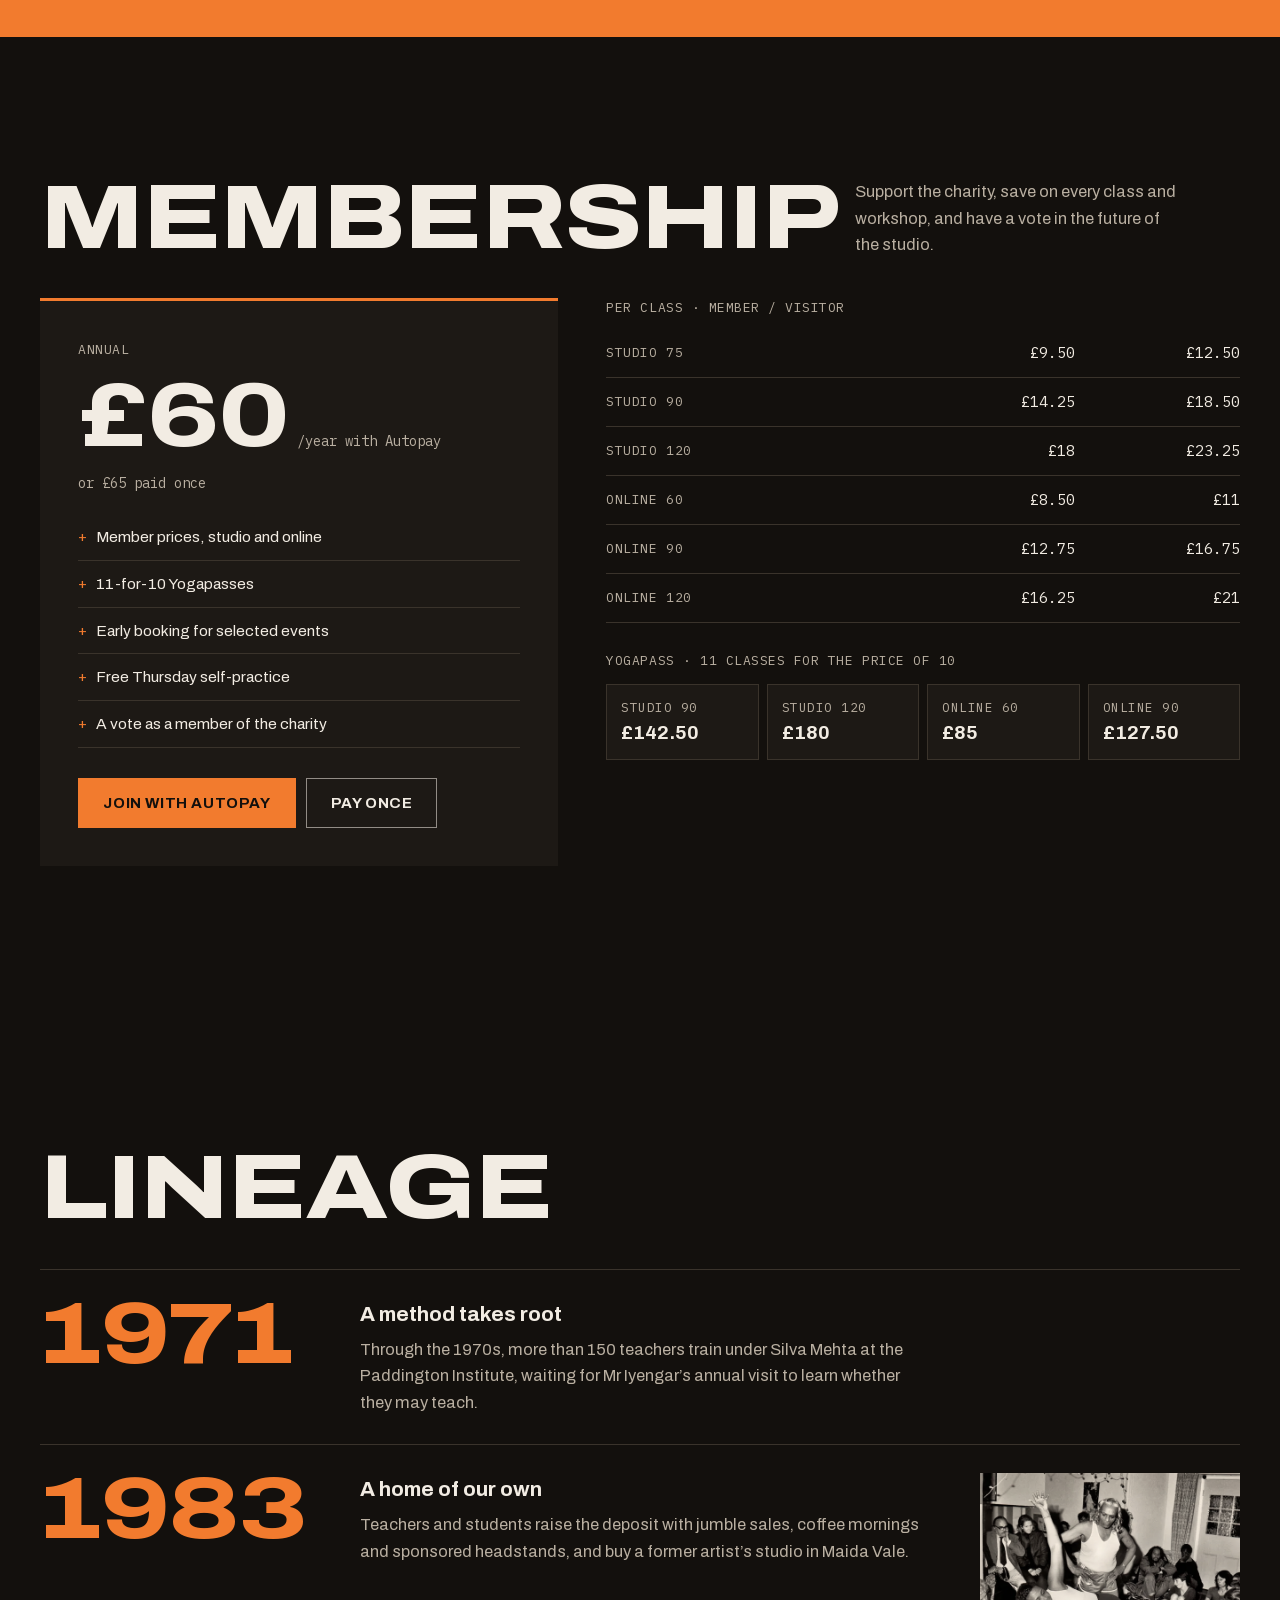
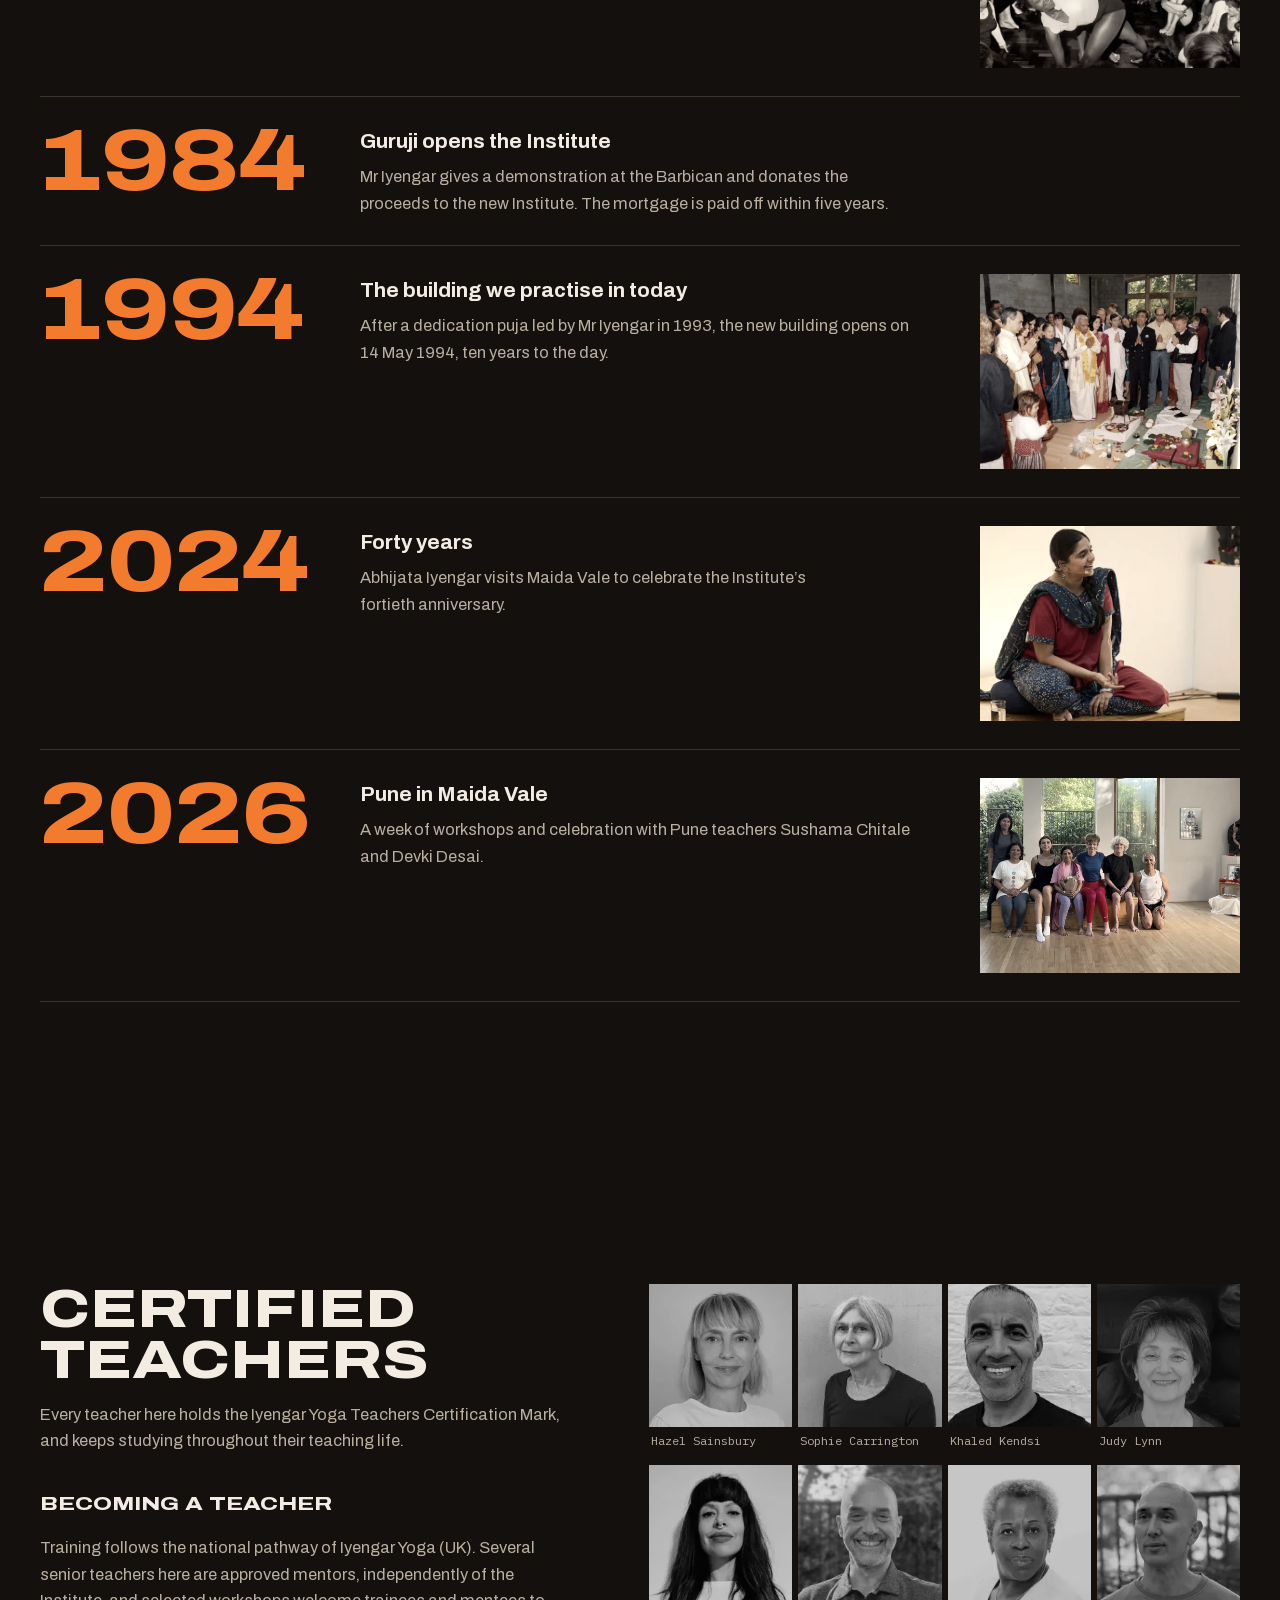
<file: c/home.html>
<!doctype html>
<html lang="en-GB">
<head>
<meta charset="utf-8">
<meta name="viewport" content="width=device-width, initial-scale=1, viewport-fit=cover">
<meta name="robots" content="noindex, nofollow">
<meta name="theme-color" content="#13100D">
<title>Iyengar Yoga London · Direction C: Lineage</title>
<meta name="description" content="Design direction C for Iyengar Yoga London: the lineage of B.K.S. Iyengar in Maida Vale since 1984.">
<link rel="icon" href="../assets/img/logo.svg">
<link rel="preload" href="../assets/fonts/archivo.woff2" as="font" type="font/woff2" crossorigin>
<link rel="stylesheet" href="../assets/fonts/fonts.css">
<link rel="stylesheet" href="../assets/booking.css">
<link rel="stylesheet" href="style.css">
</head>
<body>
<a class="skip" href="#main">Skip to content</a>

<header class="hd">
  <a class="logo" href="#top" aria-label="Iyengar Yoga London, home"><img src="../assets/img/logo.svg" alt="Iyengar Yoga London, Maida Vale" width="112" height="44"></a>
  <div class="hd-r">
    <a class="btn btn-accent btn-sm" href="#tonight">Book</a>
    <button class="menu-btn" type="button" aria-haspopup="dialog" aria-controls="menu">Menu</button>
  </div>
</header>

<dialog class="menu" id="menu" aria-label="Menu">
  <div class="menu-in">
    <button class="menu-close" type="button" aria-label="Close menu">Close</button>
    <nav aria-label="Main">
      <a href="#tonight">Timetable</a>
      <a href="#workshops">Workshops</a>
      <a href="#online">Online classes</a>
      <a href="#begin">New students</a>
      <a href="#membership">Prices &amp; membership</a>
      <a href="#lineage">Our history</a>
      <a href="#teachers">Teachers</a>
    </nav>
    <p class="menu-foot">223a Randolph Avenue, Maida Vale W9 1NL · <a href="tel:+442076243080">+44 20 7624 3080</a> · <a href="#">Sign in</a></p>
  </div>
</dialog>

<main id="main">
  <!-- Hero: 1984 dissolves into today, in layered planes -->
  <section class="hero" id="top" data-progress>
    <div class="hero-pin">
      <div class="plane plane-then" aria-hidden="true"><img src="../assets/img/barbican-1984.webp" alt="" width="690" height="450" fetchpriority="high"></div>
      <div class="plane plane-now" aria-hidden="true"><img src="../assets/img/rope-wall-class.webp" alt="" width="1280" height="480"></div>
      <p class="plane plane-word" aria-hidden="true">Precision</p>
      <div class="hero-copy">
        <p class="hero-year"><span class="y-then">May 1984 · The Barbican</span><span class="y-now" aria-hidden="true">Today · Maida Vale</span></p>
        <h1>The original London home of Iyengar yoga.</h1>
        <p class="hero-lede">Opened by B.K.S. Iyengar in 1984, and still teaching his method with safety, detail, precision and alignment, in the studio and online.</p>
        <div class="hero-ctas">
          <a class="btn btn-accent" href="#tonight">Book a class</a>
          <button class="btn btn-ghost" type="button" data-book="t2">Free taster class</button>
        </div>
      </div>
      <p class="hero-cap"><span class="c-then">B.K.S. Iyengar demonstrates Natarajasana at the Barbican, to celebrate the opening of the Institute.</span><span class="c-now" aria-hidden="true">Students at the rope wall, Randolph Avenue.</span></p>
    </div>
  </section>

  <!-- A statement that lights word by word -->
  <section class="say" data-progress aria-label="About the Institute">
    <div class="say-pin">
      <p class="say-text" id="say">As a not-for-profit charity, run by our members, we reinvest every penny into making Iyengar yoga accessible to everyone.</p>
      <p class="say-sub">Free taster classes · Concessions · Classes for every age, from children to retirees · Specialist and therapeutic classes</p>
    </div>
  </section>

  <!-- Timetable -->
  <section class="sec" id="tonight">
    <div class="wrap">
      <div class="tt-head">
        <h2 class="display">This week</h2>
        <p>Studio, livestream, workshops and free tasters, all booked the same way. Regular studio classes need no booking: arrive ten minutes early.</p>
      </div>
      <div class="tt-controls">
        <div class="tt-days" role="tablist" aria-label="Choose a day"></div>
        <div class="tt-seg" role="group" aria-label="Where">
          <button type="button" data-where="all" aria-pressed="true">All</button>
          <button type="button" data-where="studio" aria-pressed="false">Studio</button>
          <button type="button" data-where="online" aria-pressed="false">Online</button>
        </div>
      </div>
      <ol class="agenda" id="agenda" role="tabpanel" tabindex="0"></ol>
      <p class="tt-more"><a href="#">Full timetable</a> <a href="#">Class levels</a> <a href="#">Specialist classes</a></p>
    </div>
  </section>

  <!-- Signature: hold the pose -->
  <section class="hold" id="method" data-progress>
    <div class="hold-pin">
      <figure class="hold-fig">
        <img src="../assets/img/bks-setubandha.webp" alt="B.K.S. Iyengar in Setu Bandha Sarvangasana, supported on a bench, in black and white" width="752" height="414" loading="lazy">
        <figcaption>B.K.S. Iyengar in Setu Bandha Sarvangasana.</figcaption>
      </figure>
      <div class="hold-side">
        <h2 class="display-sm">Hold the pose</h2>
        <div class="timer" aria-hidden="true">
          <svg viewBox="0 0 120 120" width="120" height="120"><circle cx="60" cy="60" r="54" class="ring-bg"/><circle cx="60" cy="60" r="54" class="ring"/></svg>
          <span id="clock">0:00</span>
        </div>
        <ol class="stages">
          <li><b>Arrive</b><span>Each posture is built with care: feet, legs, pelvis, spine. Your teacher explains, demonstrates and corrects.</span></li>
          <li><b>Stay</b><span>Postures are held for longer, so muscles relax and lengthen while awareness is raised.</span></li>
          <li><b>Support</b><span>Props, from belts and blocks to the rope wall, let every body hold the pose safely.</span></li>
          <li><b>Attend</b><span>Focus moves from moment to moment. The more you practise, the calmer the mind becomes, on and off the mat.</span></li>
        </ol>
      </div>
    </div>
  </section>

  <!-- Workshops: horizontal pan -->
  <section class="pan" id="workshops" data-progress>
    <div class="pan-pin">
      <div class="pan-head wrap">
        <h2 class="display">Workshops</h2>
        <p>Time to go deeper than a regular class allows, with our own teachers and visiting senior teachers.</p>
      </div>
      <ul class="pan-track" id="track" tabindex="0" aria-label="Upcoming workshops"></ul>
    </div>
  </section>

  <!-- Online -->
  <section class="sec online" id="online">
    <div class="wrap online-grid">
      <div class="online-copy" data-reveal>
        <h2 class="display">Ready where you are.</h2>
        <p>Live on Zoom every day, for every level, with the same teachers you would meet in Maida Vale. Your link arrives an hour before class; keep your camera on so your teacher can see you, just as in the studio.</p>
        <dl class="specs">
          <div><dt>Book</dt><dd>Up to 14 days ahead</dd></div>
          <div><dt>Link</dt><dd>Emailed 1 hour before</dd></div>
          <div><dt>Cancel</dt><dd>Up to 2 hours before</dd></div>
          <div><dt>From</dt><dd>£8.50 for members</dd></div>
        </dl>
      </div>
      <ol class="livelist" id="live" data-reveal></ol>
    </div>
  </section>

  <!-- Begin here: a hard change of ground -->
  <section class="begin" id="begin">
    <div class="wrap begin-grid">
      <h2 class="display">Start here.</h2>
      <article class="begin-card">
        <h3>Free taster class</h3>
        <p>One hour, free, at the original London home of Iyengar yoga. Mats provided. Ages 18 and over.</p>
        <ul class="begin-dates" id="tasters"></ul>
      </article>
      <article class="begin-card">
        <h3>Six-week Beginners Course</h3>
        <p><b>£85</b>, with a year’s membership and two free Beginners classes included. <b>£25</b> if you are under 25 or a full-time student.</p>
        <ul class="begin-dates" id="courses"></ul>
      </article>
    </div>
  </section>

  <!-- Membership -->
  <section class="sec" id="membership">
    <div class="wrap">
      <div class="mem-head">
        <h2 class="display">Membership</h2>
        <p>Support the charity, save on every class and workshop, and have a vote in the future of the studio.</p>
      </div>
      <div class="mem">
        <article class="mem-card mem-main" data-reveal>
          <p class="mono">Annual</p>
          <p class="big">£60<span>/year with Autopay</span></p>
          <p class="mem-alt">or £65 paid once</p>
          <ul><li>Member prices, studio and online</li><li>11-for-10 Yogapasses</li><li>Early booking for selected events</li><li>Free Thursday self-practice</li><li>A vote as a member of the charity</li></ul>
          <div class="mem-ctas"><button class="btn btn-accent" type="button" data-book="m1">Join with Autopay</button><button class="btn btn-ghost" type="button" data-book="m2">Pay once</button></div>
        </article>
        <div class="mem-table" data-reveal>
          <table>
            <caption class="mono">Per class · member / visitor</caption>
            <tbody>
              <tr><th scope="row">Studio 75</th><td>£9.50</td><td>£12.50</td></tr>
              <tr><th scope="row">Studio 90</th><td>£14.25</td><td>£18.50</td></tr>
              <tr><th scope="row">Studio 120</th><td>£18</td><td>£23.25</td></tr>
              <tr><th scope="row">Online 60</th><td>£8.50</td><td>£11</td></tr>
              <tr><th scope="row">Online 90</th><td>£12.75</td><td>£16.75</td></tr>
              <tr><th scope="row">Online 120</th><td>£16.25</td><td>£21</td></tr>
            </tbody>
          </table>
          <div class="passes">
            <p class="mono">Yogapass · 11 classes for the price of 10</p>
            <div class="pass-row">
              <button type="button" data-book="p1">Studio 90<b>£142.50</b></button>
              <button type="button" data-book="p2">Studio 120<b>£180</b></button>
              <button type="button" data-book="p3">Online 60<b>£85</b></button>
              <button type="button" data-book="p4">Online 90<b>£127.50</b></button>
            </div>
          </div>
        </div>
      </div>
    </div>
  </section>

  <!-- Lineage -->
  <section class="sec lineage" id="lineage">
    <div class="wrap">
      <h2 class="display">Lineage</h2>
      <ol class="years">
        <li data-reveal><span class="yr">1971</span><div><h3>A method takes root</h3><p>Through the 1970s, more than 150 teachers train under Silva Mehta at the Paddington Institute, waiting for Mr Iyengar’s annual visit to learn whether they may teach.</p></div></li>
        <li data-reveal><span class="yr">1983</span><div><h3>A home of our own</h3><p>Teachers and students raise the deposit with jumble sales, coffee mornings and sponsored headstands, and buy a former artist’s studio in Maida Vale.</p></div><img src="../assets/img/old-studio.webp" alt="B.K.S. Iyengar teaching in the old building at Maida Vale" width="640" height="440" loading="lazy"></li>
        <li data-reveal><span class="yr">1984</span><div><h3>Guruji opens the Institute</h3><p>Mr Iyengar gives a demonstration at the Barbican and donates the proceeds to the new Institute. The mortgage is paid off within five years.</p></div></li>
        <li data-reveal><span class="yr">1994</span><div><h3>The building we practise in today</h3><p>After a dedication puja led by Mr Iyengar in 1993, the new building opens on 14 May 1994, ten years to the day.</p></div><img src="../assets/img/opening-ceremony.webp" alt="Guests gathered at the opening ceremony of the Iyengar Yoga London building" width="768" height="570" loading="lazy"></li>
        <li data-reveal><span class="yr">2024</span><div><h3>Forty years</h3><p>Abhijata Iyengar visits Maida Vale to celebrate the Institute’s fortieth anniversary.</p></div><img src="../assets/img/abhijata.webp" alt="Abhijata Iyengar seated and smiling" width="800" height="420" loading="lazy"></li>
        <li data-reveal><span class="yr">2026</span><div><h3>Pune in Maida Vale</h3><p>A week of workshops and celebration with Pune teachers Sushama Chitale and Devki Desai.</p></div><img src="../assets/img/pune-week.webp" alt="A large group of students and teachers in the studio during the week with the Pune teachers" width="1349" height="776" loading="lazy"></li>
      </ol>
    </div>
  </section>

  <!-- Teachers and training -->
  <section class="sec" id="teachers">
    <div class="wrap teach">
      <div class="teach-copy" data-reveal>
        <h2 class="display-sm">Certified teachers</h2>
        <p>Every teacher here holds the Iyengar Yoga Teachers Certification Mark, and keeps studying throughout their teaching life.</p>
        <h3>Becoming a teacher</h3>
        <p>Training follows the national pathway of Iyengar Yoga (UK). Several senior teachers here are approved mentors, independently of the Institute, and selected workshops welcome trainees and mentees to observe adjustments.</p>
        <p class="links"><a href="#">Meet the teachers</a> <a href="#">The teaching pathway</a></p>
      </div>
      <ul class="grid-faces" id="faces"></ul>
    </div>
  </section>

  <!-- Close -->
  <section class="close" id="newsletter">
    <div class="wrap close-in">
      <blockquote><p>“Yoga is a light which, once lit, will never dim.”</p><cite>B.K.S. Iyengar</cite></blockquote>
      <form class="nl" id="nl" novalidate>
        <label for="nl-email">Workshop news and studio letters, a couple of times a month</label>
        <div class="nl-row"><input id="nl-email" type="email" autocomplete="email" placeholder="Email address" required><button class="btn btn-accent" type="submit">Subscribe</button></div>
        <p class="nl-msg" role="status"></p>
      </form>
    </div>
  </section>
</main>

<footer class="ft">
  <div class="wrap ft-grid">
    <img src="../assets/img/logo.svg" alt="Iyengar Yoga London" width="112" height="44" loading="lazy">
    <address>223a Randolph Avenue, Maida Vale, London W9 1NL<br><a href="tel:+442076243080">+44 20 7624 3080</a> · <a href="mailto:office@iyengaryogalondon.co.uk">office@iyengaryogalondon.co.uk</a></address>
    <nav aria-label="Footer"><a href="#tonight">Timetable</a><a href="#workshops">Workshops</a><a href="#online">Online</a><a href="#membership">Membership</a><a href="#">Concessions</a><a href="#">Gift cards</a><a href="#">Find us</a><a href="#">Contact</a><a href="#">Privacy</a></nav>
  </div>
  <p class="wrap ft-small">IYIMV is a company limited by guarantee no. 04431832 and a charity registered in England &amp; Wales no. 1092322. Design direction C by Mindful Design.</p>
</footer>

<script src="../assets/data.js"></script>
<script src="../assets/booking.js"></script>
<script src="../assets/motion.js"></script>
<script src="app.js"></script>
</body>
</html>
</file>
<file: assets/fonts/fonts.css>
/* Self-hosted from Google Fonts (SIL Open Font License), latin subset. */
@font-face {
  font-family: 'Archivo';
  font-style: normal;
  font-weight: 400 800;
  font-stretch: 62% 125%;
  font-display: swap;
  src: url(archivo.woff2) format('woff2');
  unicode-range: U+0000-00FF, U+0131, U+0152-0153, U+02BB-02BC, U+02C6, U+02DA, U+02DC, U+0304, U+0308, U+0329, U+2000-206F, U+20AC, U+2122, U+2191, U+2193, U+2212, U+2215, U+FEFF, U+FFFD;
}
@font-face {
  font-family: 'Geist';
  font-style: normal;
  font-weight: 400 600;
  font-display: swap;
  src: url(geist.woff2) format('woff2');
  unicode-range: U+0000-00FF, U+0131, U+0152-0153, U+02BB-02BC, U+02C6, U+02DA, U+02DC, U+0304, U+0308, U+0329, U+2000-206F, U+20AC, U+2122, U+2191, U+2193, U+2212, U+2215, U+FEFF, U+FFFD;
}
@font-face {
  font-family: 'Hanken Grotesk';
  font-style: italic;
  font-weight: 400;
  font-display: swap;
  src: url(hanken-grotesk-italic.woff2) format('woff2');
  unicode-range: U+0000-00FF, U+0131, U+0152-0153, U+02BB-02BC, U+02C6, U+02DA, U+02DC, U+0304, U+0308, U+0329, U+2000-206F, U+20AC, U+2122, U+2191, U+2193, U+2212, U+2215, U+FEFF, U+FFFD;
}
@font-face {
  font-family: 'Hanken Grotesk';
  font-style: normal;
  font-weight: 400 700;
  font-display: swap;
  src: url(hanken-grotesk.woff2) format('woff2');
  unicode-range: U+0000-00FF, U+0131, U+0152-0153, U+02BB-02BC, U+02C6, U+02DA, U+02DC, U+0304, U+0308, U+0329, U+2000-206F, U+20AC, U+2122, U+2191, U+2193, U+2212, U+2215, U+FEFF, U+FFFD;
}
@font-face {
  font-family: 'IBM Plex Mono';
  font-style: normal;
  font-weight: 400;
  font-display: swap;
  src: url(ibm-plex-mono.woff2) format('woff2');
  unicode-range: U+0000-00FF, U+0131, U+0152-0153, U+02BB-02BC, U+02C6, U+02DA, U+02DC, U+0304, U+0308, U+0329, U+2000-206F, U+20AC, U+2122, U+2191, U+2193, U+2212, U+2215, U+FEFF, U+FFFD;
}
@font-face {
  font-family: 'IBM Plex Mono';
  font-style: normal;
  font-weight: 500;
  font-display: swap;
  src: url(ibm-plex-mono.woff2) format('woff2');
  unicode-range: U+0000-00FF, U+0131, U+0152-0153, U+02BB-02BC, U+02C6, U+02DA, U+02DC, U+0304, U+0308, U+0329, U+2000-206F, U+20AC, U+2122, U+2191, U+2193, U+2212, U+2215, U+FEFF, U+FFFD;
}
@font-face {
  font-family: 'Instrument Serif';
  font-style: italic;
  font-weight: 400;
  font-display: swap;
  src: url(instrument-serif-italic.woff2) format('woff2');
  unicode-range: U+0000-00FF, U+0131, U+0152-0153, U+02BB-02BC, U+02C6, U+02DA, U+02DC, U+0304, U+0308, U+0329, U+2000-206F, U+20AC, U+2122, U+2191, U+2193, U+2212, U+2215, U+FEFF, U+FFFD;
}
@font-face {
  font-family: 'Instrument Serif';
  font-style: normal;
  font-weight: 400;
  font-display: swap;
  src: url(instrument-serif.woff2) format('woff2');
  unicode-range: U+0000-00FF, U+0131, U+0152-0153, U+02BB-02BC, U+02C6, U+02DA, U+02DC, U+0304, U+0308, U+0329, U+2000-206F, U+20AC, U+2122, U+2191, U+2193, U+2212, U+2215, U+FEFF, U+FFFD;
}
@font-face {
  font-family: 'Plus Jakarta Sans';
  font-style: italic;
  font-weight: 400 700;
  font-display: swap;
  src: url(plus-jakarta-sans-italic.woff2) format('woff2');
  unicode-range: U+0000-00FF, U+0131, U+0152-0153, U+02BB-02BC, U+02C6, U+02DA, U+02DC, U+0304, U+0308, U+0329, U+2000-206F, U+20AC, U+2122, U+2191, U+2193, U+2212, U+2215, U+FEFF, U+FFFD;
}
@font-face {
  font-family: 'Plus Jakarta Sans';
  font-style: normal;
  font-weight: 400 700;
  font-display: swap;
  src: url(plus-jakarta-sans.woff2) format('woff2');
  unicode-range: U+0000-00FF, U+0131, U+0152-0153, U+02BB-02BC, U+02C6, U+02DA, U+02DC, U+0304, U+0308, U+0329, U+2000-206F, U+20AC, U+2122, U+2191, U+2193, U+2212, U+2215, U+FEFF, U+FFFD;
}
</file>
<file: assets/booking.css>
/* The shared booking sheet. Each direction sets the --bk-* tokens. */
.bk {
  --bk-bg: #fff; --bk-ink: #1d1d1b; --bk-soft: #5c5a55; --bk-line: #e2dfd8; --bk-tint: #f4f2ee;
  --bk-accent: #b23d07; --bk-accent-ink: #fff; --bk-radius: 16px; --bk-font: system-ui, sans-serif; --bk-display: var(--bk-font);
  font-family: var(--bk-font); color: var(--bk-ink); background: var(--bk-bg);
  border: 0; padding: 0; margin: auto 0 0; width: 100%; max-width: 100%; max-height: min(92dvh, 900px);
  border-radius: var(--bk-radius) var(--bk-radius) 0 0; overflow: auto; overscroll-behavior: contain;
  box-shadow: 0 -12px 48px -12px rgba(0, 0, 0, .35);
}
.bk::backdrop { background: rgba(14, 12, 10, .5); }
@media (min-width: 760px) {
  .bk { margin: 0 0 0 auto; height: 100dvh; max-height: 100dvh; width: 460px; border-radius: var(--bk-radius) 0 0 var(--bk-radius); }
}
html.bk-open { overflow: hidden; }
.bk[open] { animation: bk-up .32s cubic-bezier(.2, .8, .2, 1); }
@media (min-width: 760px) { .bk[open] { animation-name: bk-in; } }
.bk[open]::backdrop { animation: bk-fade .3s ease; }
@keyframes bk-up { from { transform: translateY(40px); opacity: 0; } }
@keyframes bk-in { from { transform: translateX(40px); opacity: 0; } }
@keyframes bk-fade { from { opacity: 0; } }
@media (prefers-reduced-motion: reduce) { .bk[open], .bk[open]::backdrop { animation: none; } }

.bk-bar { position: sticky; top: 0; z-index: 1; display: flex; align-items: center; gap: 12px; padding: 14px 16px 12px 22px; background: var(--bk-bg); border-bottom: 1px solid var(--bk-line); }
.bk-grab { position: absolute; top: 6px; left: 50%; width: 36px; height: 4px; margin-left: -18px; border-radius: 4px; background: var(--bk-line); }
@media (min-width: 760px) { .bk-grab { display: none; } }
.bk-steps { display: flex; gap: 6px; list-style: none; margin: 0; padding: 0; flex: 1; font-size: 13px; color: var(--bk-soft); }
.bk-steps li { display: flex; align-items: center; gap: 6px; }
.bk-steps li + li::before { content: ""; width: 14px; height: 1px; background: var(--bk-line); }
.bk-steps [aria-current] { color: var(--bk-ink); font-weight: 600; }
.bk-steps .done { color: var(--bk-ink); }
.bk-x { width: 44px; height: 44px; display: grid; place-items: center; border: 0; border-radius: 50%; background: var(--bk-tint); color: var(--bk-ink); cursor: pointer; }
.bk-x:hover { background: var(--bk-line); }

.bk-body { padding: 22px 22px calc(28px + env(safe-area-inset-bottom, 0px)); display: grid; gap: 18px; }
.bk-head { display: grid; gap: 6px; }
.bk-kind { margin: 0; font-size: 12px; font-weight: 600; letter-spacing: .08em; text-transform: uppercase; color: var(--bk-accent); }
.bk h2 { margin: 0; font-family: var(--bk-display); font-size: 1.6rem; line-height: 1.15; letter-spacing: -.01em; font-weight: 600; }
.bk-when { margin: 0; color: var(--bk-soft); font-size: 15px; }
.bk-teacher { margin: 4px 0 0; display: flex; align-items: center; gap: 10px; font-size: 15px; }
.bk-teacher img, .bk-initial { width: 36px; height: 36px; border-radius: 50%; object-fit: cover; background: var(--bk-tint); display: grid; place-items: center; font-weight: 600; flex: none; }
.bk-fact { display: grid; grid-template-columns: 64px 1fr; gap: 12px; font-size: 15px; padding-top: 12px; border-top: 1px solid var(--bk-line); }
.bk-fact b { font-weight: 600; }
.bk-fact span { color: var(--bk-soft); }
.bk-notice { padding: 14px 16px; border-radius: calc(var(--bk-radius) * .6); background: var(--bk-tint); font-size: 15px; line-height: 1.5; }
.bk-group { border: 0; margin: 0; padding: 0; display: grid; gap: 10px; min-width: 0; }
.bk-group legend { padding: 0; margin-bottom: 10px; font-weight: 600; font-size: 15px; }
.bk-seg { display: grid; grid-template-columns: 1fr 1fr; gap: 4px; padding: 4px; border-radius: 999px; background: var(--bk-tint); }
.bk-seg label { position: relative; }
.bk-seg input, .bk-opt input { position: absolute; opacity: 0; inset: 0; margin: 0; cursor: pointer; }
.bk-seg span { display: block; text-align: center; padding: 10px; border-radius: 999px; font-size: 15px; font-weight: 500; color: var(--bk-soft); }
.bk-seg input:checked + span { background: var(--bk-bg); color: var(--bk-ink); box-shadow: 0 1px 3px rgba(0, 0, 0, .12); }
.bk-seg input:focus-visible + span, .bk-opt:has(input:focus-visible) { outline: 2px solid var(--bk-accent); outline-offset: 2px; }
.bk-opts { display: grid; gap: 8px; }
.bk-opt { position: relative; display: flex; align-items: center; gap: 14px; padding: 14px 16px; border: 1.5px solid var(--bk-line); border-radius: calc(var(--bk-radius) * .7); cursor: pointer; transition: border-color .15s, background-color .15s; }
.bk-opt:has(input:checked) { border-color: var(--bk-accent); background: var(--bk-tint); }
.bk-opt-main { flex: 1; display: grid; gap: 2px; }
.bk-opt b { font-weight: 600; font-size: 15px; }
.bk-opt small { color: var(--bk-soft); font-size: 13.5px; line-height: 1.4; }
.bk-price { font-weight: 600; font-variant-numeric: tabular-nums; white-space: nowrap; }
.bk-dates { display: grid; gap: 8px; }
.bk-date { display: flex; justify-content: space-between; gap: 12px; padding: 12px 14px; border: 1.5px solid var(--bk-line); border-radius: calc(var(--bk-radius) * .7); background: transparent; font: inherit; color: inherit; text-align: left; cursor: pointer; }
.bk-date:hover { border-color: var(--bk-accent); }
.bk-date span { color: var(--bk-soft); }
.bk-small { margin: 0; font-size: 13.5px; line-height: 1.5; color: var(--bk-soft); }
.bk-proto { margin: 0; font-size: 12.5px; color: var(--bk-soft); text-align: center; }
.bk-summary { margin: 0; display: grid; border-top: 1px solid var(--bk-line); }
.bk-summary div { display: grid; grid-template-columns: 70px 1fr; gap: 12px; padding: 12px 0; border-bottom: 1px solid var(--bk-line); font-size: 15px; }
.bk-summary dt { font-weight: 600; }
.bk-summary dd { margin: 0; color: var(--bk-soft); }
.bk-field { display: grid; gap: 6px; font-size: 15px; }
.bk-field textarea { font: inherit; padding: 10px 12px; border: 1.5px solid var(--bk-line); border-radius: 10px; background: var(--bk-bg); color: inherit; }
.bk-actions { display: flex; gap: 10px; }
.bk-actions button { flex: 1; min-height: 50px; padding: 12px 18px; border-radius: 999px; font: inherit; font-weight: 600; font-size: 16px; cursor: pointer; transition: background-color .15s, transform .1s; }
.bk-actions button:active { transform: translateY(1px); }
.bk-primary { border: 0; background: var(--bk-accent); color: var(--bk-accent-ink); }
.bk-primary:hover { filter: brightness(1.08); }
.bk-secondary { border: 1.5px solid var(--bk-line); background: transparent; color: var(--bk-ink); }
.bk-secondary:hover { background: var(--bk-tint); }
.bk-done { display: grid; gap: 8px; justify-items: start; padding-top: 8px; }
.bk-tick { width: 56px; height: 56px; border-radius: 50%; display: grid; place-items: center; background: var(--bk-accent); color: var(--bk-accent-ink); margin-bottom: 6px; }
.bk-done h2:focus { outline: none; }
.bk-tips { margin: 0; padding: 0; list-style: none; display: grid; gap: 0; border-top: 1px solid var(--bk-line); }
.bk-tips li { padding: 12px 0 12px 22px; border-bottom: 1px solid var(--bk-line); position: relative; font-size: 15px; }
.bk-tips li::before { content: ""; position: absolute; left: 4px; top: 20px; width: 7px; height: 7px; border-radius: 50%; background: var(--bk-accent); }
.bk :focus-visible { outline: 2px solid var(--bk-accent); outline-offset: 2px; }
</file>
<file: a/style.css>
/* Direction A · Alignment
   A chaptered editorial: warm paper, ink, one vermilion taken from the logo.
   Instrument Serif for headings, Geist for reading. Signature: "the adjustment",
   photographs arrive a few degrees off true and scroll straightens them onto the plumb line. */
:root {
  --paper: #F5F1E8;
  --paper-2: #ECE5D7;
  --card: #FBF9F4;
  --ink: #1E1A15;
  --ink-soft: #564E44;
  --rule: #D5CBBA;
  --accent: #A13A0B;      /* vermilion for text and buttons, 6.0:1 on paper */
  --mark: #E5560A;        /* brighter vermilion for the plumb line only */
  --slate: #3C5266;       /* livestream */
  --serif: "Instrument Serif", "Iowan Old Style", Georgia, serif;
  --sans: "Geist", ui-sans-serif, system-ui, -apple-system, "Segoe UI", sans-serif;
  --gut: max(16px, env(safe-area-inset-left, 0px));
  color-scheme: light;
}
* { box-sizing: border-box; }
html { scroll-behavior: smooth; scroll-padding-top: 16px; }
@media (prefers-reduced-motion: reduce) { html { scroll-behavior: auto; } }
body { margin: 0; background: var(--paper); color: var(--ink); font: 17px/1.6 var(--sans); -webkit-font-smoothing: antialiased; text-rendering: optimizeLegibility; }
img { display: block; max-width: 100%; height: auto; }
html, body { overflow-x: clip; }
a { color: inherit; }
h1, h2, h3 { font-family: var(--serif); font-weight: 400; margin: 0; text-wrap: balance; letter-spacing: -.01em; }
h2 { font-size: clamp(2.2rem, 4.6vw, 3.6rem); line-height: 1.02; }
h3 { font-size: 1.6rem; line-height: 1.1; }
p { margin: 0; text-wrap: pretty; }
.measure { max-width: 60ch; color: var(--ink-soft); }
.small { font-size: 14px; color: var(--ink-soft); }
:focus-visible { outline: 2px solid var(--accent); outline-offset: 3px; border-radius: 2px; }
.skip { position: absolute; left: 16px; top: -60px; z-index: 50; background: var(--ink); color: var(--paper); padding: 10px 14px; border-radius: 6px; }
.skip:focus { top: 12px; }
.vh { position: absolute; width: 1px; height: 1px; overflow: hidden; clip: rect(0 0 0 0); white-space: nowrap; }
.wrap { max-width: 1280px; margin: 0 auto; padding-inline: var(--gut); }
@media (min-width: 760px) { :root { --gut: max(40px, env(safe-area-inset-left, 0px)); } }
.link { color: var(--accent); text-decoration: underline; text-underline-offset: 3px; text-decoration-thickness: 1px; }
.link:hover { text-decoration-thickness: 2px; }

/* buttons */
.btn { display: inline-flex; align-items: center; justify-content: center; min-height: 48px; padding: 12px 22px; border-radius: 999px; font: 600 16px/1 var(--sans); text-decoration: none; cursor: pointer; border: 1.5px solid transparent; transition: background-color .2s, color .2s, border-color .2s, transform .1s; }
.btn:active { transform: translateY(1px); }
.btn-accent { background: var(--accent); color: #fff; }
.btn-accent:hover { background: #862F07; }
.btn-ink { background: var(--ink); color: var(--paper); min-height: 44px; padding: 10px 18px; }
.btn-ink:hover { background: #3a332b; }
.btn-line { background: transparent; color: var(--ink); border-color: var(--ink); }
.btn-line:hover { background: var(--ink); color: var(--paper); }
.link-btn { font: 600 15px var(--sans); color: var(--accent); background: none; border: 0; padding: 10px 4px; cursor: pointer; text-decoration: underline; text-underline-offset: 3px; }

/* masthead */
.masthead { border-bottom: 1px solid var(--rule); }
.mh-row { display: flex; align-items: center; gap: 24px; min-height: 76px; }
.logo img { width: 116px; height: auto; }
@media (min-width: 760px) { .logo img { width: 132px; } }
.mh-nav { display: none; gap: 26px; margin-left: auto; font-size: 15.5px; }
.mh-nav a { text-decoration: none; padding: 6px 0; border-bottom: 1px solid transparent; }
.mh-nav a:hover { border-color: var(--ink); }
.mh-actions { display: flex; align-items: center; gap: 14px; margin-left: auto; }
.mh-signin { display: none; font-size: 15.5px; text-decoration: none; }
@media (min-width: 1060px) { .mh-nav { display: flex; } .mh-actions { margin-left: 8px; } .mh-signin { display: inline; } .mh-menu { display: none; } }
.mh-menu { position: relative; }
.mh-menu summary { list-style: none; width: 44px; height: 44px; display: grid; place-content: center; gap: 6px; cursor: pointer; border-radius: 50%; }
.mh-menu summary::-webkit-details-marker { display: none; }
.mh-menu summary span { display: block; width: 20px; height: 1.5px; background: var(--ink); transition: transform .2s; }
.mh-menu[open] summary span:first-child { transform: translateY(3.75px) rotate(45deg); }
.mh-menu[open] summary span:last-child { transform: translateY(-3.75px) rotate(-45deg); }
.mh-menu nav { position: absolute; right: 0; top: 52px; z-index: 30; width: min(84vw, 300px); background: var(--card); border: 1px solid var(--rule); border-radius: 14px; padding: 8px; box-shadow: 0 20px 40px -20px rgba(30, 26, 21, .35); display: grid; }
.mh-menu nav a { padding: 12px 14px; text-decoration: none; border-radius: 8px; }
.mh-menu nav a:hover { background: var(--paper-2); }

/* title page */
.title-page { padding-block: clamp(36px, 7vw, 96px) 0; }
.tp-grid { display: grid; gap: 40px; }
@media (min-width: 960px) { .tp-grid { grid-template-columns: minmax(0, 1.15fr) minmax(0, .85fr); gap: 72px; align-items: end; } }
.tp-kicker { font-size: 14px; letter-spacing: .08em; text-transform: uppercase; color: var(--ink-soft); }
.title-page h1 { margin-top: 20px; font-size: clamp(3rem, 8.6vw, 7.4rem); line-height: .94; letter-spacing: -.025em; }
.title-page h1 em { font-style: italic; color: var(--accent); }
.tp-lede { margin-top: 28px; max-width: 46ch; font-size: clamp(1.05rem, 1.4vw, 1.2rem); color: var(--ink-soft); }
.tp-ctas { margin-top: 32px; display: flex; flex-wrap: wrap; gap: 12px; }
.tp-figure figcaption, figure figcaption { margin-top: 12px; font-size: 14px; line-height: 1.45; color: var(--ink-soft); max-width: 52ch; }
.today { margin-top: clamp(40px, 6vw, 72px); padding-block: 18px; border-block: 1px solid var(--ink); display: flex; flex-wrap: wrap; align-items: center; gap: 6px 18px; font-size: 15.5px; }
.today b { font-weight: 600; }
.today .sep { color: var(--rule); }
.today button { margin-left: auto; }

/* figures and the signature adjustment */
figure { margin: 0; position: relative; }
.frame { overflow: hidden; border-radius: 2px; background: var(--paper-2); }
.frame img { width: 100%; height: 100%; object-fit: cover; }
.tp-figure .frame { aspect-ratio: 4 / 5; }
.tp-figure .frame img { object-position: 60% 50%; }
.fw { position: relative; }
.plumb { position: absolute; top: -18px; bottom: -14px; left: 22px; width: 1px; pointer-events: none; display: none; }
.plumb i { position: absolute; inset: 0; background: var(--mark); }
.plumb i::after { content: ""; position: absolute; left: -4px; bottom: -4px; width: 9px; height: 9px; border-radius: 50% 50% 50% 0; transform: rotate(-45deg); background: var(--mark); }
.plumb b { position: absolute; top: -2px; left: 8px; font: 500 11px/1 var(--sans); letter-spacing: .04em; color: var(--accent); background: var(--paper); padding: 3px 5px; border-radius: 3px; font-variant-numeric: tabular-nums; white-space: nowrap; }
.motion .plumb { display: block; opacity: calc(1 - var(--a, 1) * .85); transition: opacity .2s; }
.motion .adj .frame { --off: calc(1 - var(--a, 1)); transform: translateX(calc(var(--off) * 22px)) rotate(calc(var(--off) * var(--tilt, -3deg))); transform-origin: 22px 0; will-change: transform; }
.motion .adj[data-tilt="r"] .frame { --tilt: 2.4deg; }

/* chapters */
.chapter { padding-block: clamp(72px, 11vw, 150px); border-top: 1px solid var(--rule); }
.chapter-tint { background: var(--paper-2); border-top: 0; }
.chapter-ink { background: var(--ink); color: var(--paper); border-top: 0; }
.chapter-ink .measure { color: #CFC6B8; }

.spread { display: grid; gap: 36px; }
@media (min-width: 960px) {
  .spread { grid-template-columns: repeat(12, minmax(0, 1fr)); column-gap: 32px; row-gap: 48px; }
  .spread-head { grid-column: 1 / span 9; }
  .spread-text { grid-column: 1 / span 6; }
  .spread-fig { grid-column: 8 / span 5; align-self: start; margin-top: 8px; }
}
.spread-text { display: grid; gap: 18px; }
.dropcap::first-letter { float: left; font-family: var(--serif); font-size: 4.6em; line-height: .78; padding: 6px 10px 0 0; color: var(--accent); }
.spread-fig .frame { aspect-ratio: 4 / 3; }
.spread-fig .frame img { object-position: 50% 30%; }

.method { display: grid; gap: 48px; }
@media (min-width: 960px) { .method { grid-template-columns: minmax(0, 1fr) minmax(0, 1fr); column-gap: 72px; } .pull { grid-column: 1 / -1; } .method-fig { grid-row: 2; grid-column: 1; } }
.pull { margin: 0; max-width: 34ch; }
.pull p { font-family: var(--serif); font-size: clamp(1.9rem, 3.6vw, 3.2rem); line-height: 1.04; letter-spacing: -.015em; }
.pull cite { display: block; margin-top: 18px; font-style: normal; font-size: 15px; color: var(--ink-soft); }
.method-body { display: grid; gap: 20px; align-content: start; }
.principles { list-style: none; margin: 12px 0 0; padding: 0; display: grid; border-top: 1px solid var(--ink); }
.principles li { display: grid; grid-template-columns: 9.5rem 1fr; gap: 16px; padding: 18px 0; border-bottom: 1px solid var(--rule); }
.principles b { font-family: var(--serif); font-weight: 400; font-size: 1.5rem; line-height: 1.1; }
.principles span { color: var(--ink-soft); font-size: 16px; }
@media (max-width: 520px) { .principles li { grid-template-columns: 1fr; gap: 4px; } }
.method-fig .frame { aspect-ratio: 1; max-width: 460px; }

/* reveals */
.motion [data-reveal] { opacity: 0; transform: translateY(18px); transition: opacity .8s cubic-bezier(.2, .7, .2, 1), transform .8s cubic-bezier(.2, .7, .2, 1); }
.motion [data-reveal].in { opacity: 1; transform: none; }
.motion .principles li:nth-child(2) { transition-delay: .06s; }
.motion .principles li:nth-child(3) { transition-delay: .12s; }
.motion .principles li:nth-child(4) { transition-delay: .18s; }

/* timetable */
.week-head { display: grid; gap: 16px; margin-bottom: 36px; }
@media (min-width: 960px) { .week-head { grid-template-columns: minmax(0, 1fr) minmax(0, 1fr); align-items: end; gap: 72px; } }
.tt-days { display: flex; gap: 0; overflow-x: auto; scrollbar-width: none; border-bottom: 1px solid var(--ink); margin-inline: calc(var(--gut) * -1); padding-inline: var(--gut); scroll-snap-type: x proximity; }
.tt-days::-webkit-scrollbar { display: none; }
.tt-day { flex: 1 0 auto; min-width: 84px; display: grid; gap: 2px; justify-items: start; padding: 12px 14px 14px; background: none; border: 0; border-bottom: 3px solid transparent; margin-bottom: -1px; font: inherit; color: var(--ink-soft); cursor: pointer; text-align: left; scroll-snap-align: start; }
.tt-day .dn { font-family: var(--serif); font-size: 2.3rem; line-height: 1; color: var(--ink); }
.tt-day small { font-size: 13px; }
.tt-day[aria-selected="true"] { border-bottom-color: var(--accent); color: var(--ink); }
.tt-day[aria-selected="true"] .dn { color: var(--accent); }
.tt-day:hover { color: var(--ink); }
.tt-tools { display: flex; flex-wrap: wrap; gap: 12px 20px; align-items: center; justify-content: space-between; padding-block: 18px; }
.seg { display: inline-flex; flex-wrap: wrap; gap: 4px; }
.seg button { font: 500 15px var(--sans); padding: 9px 14px; min-height: 44px; border-radius: 999px; border: 1px solid var(--rule); background: transparent; color: var(--ink); cursor: pointer; }
.seg button[aria-pressed="true"] { background: var(--ink); color: var(--paper); border-color: var(--ink); }
.sel { display: inline-flex; align-items: center; gap: 10px; font-size: 15px; color: var(--ink-soft); }
.sel select { font: 500 15px var(--sans); color: var(--ink); background: var(--card); border: 1px solid var(--rule); border-radius: 999px; padding: 10px 34px 10px 14px; min-height: 44px; appearance: none; background-image: linear-gradient(45deg, transparent 50%, var(--ink) 50%), linear-gradient(135deg, var(--ink) 50%, transparent 50%); background-position: right 16px center, right 11px center; background-size: 5px 5px; background-repeat: no-repeat; }
.tt-list { list-style: none; margin: 0; padding: 0; border-top: 1px solid var(--rule); }
.tt-row { display: grid; grid-template-columns: 5.2rem minmax(0, 1fr) auto; gap: 4px 20px; align-items: center; padding: 18px 0; border-bottom: 1px solid var(--rule); }
.tt-time { font-family: var(--serif); font-size: 1.7rem; line-height: 1; font-variant-numeric: tabular-nums; }
.tt-time small { display: block; margin-top: 6px; font: 13px var(--sans); color: var(--ink-soft); }
.tt-what b { display: block; font-weight: 600; font-size: 17px; }
.tt-what > span { font-size: 15px; color: var(--ink-soft); }
.tt-tags { display: flex; flex-wrap: wrap; gap: 6px; margin-top: 8px; }
.tag { display: inline-flex; align-items: center; gap: 6px; font-size: 12.5px; font-weight: 500; padding: 3px 9px; border-radius: 999px; border: 1px solid var(--rule); color: var(--ink-soft); }
.tag-online { border-color: var(--slate); color: var(--slate); }
.tag-online::before { content: ""; width: 6px; height: 6px; border-radius: 50%; background: currentColor; }
.tag-work { border-color: var(--accent); color: var(--accent); }
.tag-free { background: var(--accent); border-color: var(--accent); color: #fff; }
.tt-book { min-height: 44px; padding: 10px 18px; font-size: 15px; }
.tt-empty { padding: 32px 0; color: var(--ink-soft); }
.tt-foot { margin-top: 20px; }
@media (min-width: 760px) { .tt-row { grid-template-columns: 7rem minmax(0, 1.4fr) minmax(0, 1fr) auto; } .tt-teacher { display: flex !important; } }
.tt-teacher { display: none; align-items: center; gap: 10px; font-size: 15px; color: var(--ink-soft); }
.tt-teacher img { width: 34px; height: 34px; border-radius: 50%; object-fit: cover; filter: grayscale(1); }

/* begin */
.begin { display: grid; gap: 48px; }
@media (min-width: 900px) { .begin { grid-template-columns: repeat(2, minmax(0, 1fr)); column-gap: 64px; } .begin-head { grid-column: 1 / -1; } }
.begin-head { display: grid; gap: 16px; }
.offer { display: grid; gap: 14px; align-content: start; }
.offer-fig .frame { aspect-ratio: 16 / 10; }
.offer-fig .frame img { object-position: 50% 15%; }
.offer h3 { margin-top: 10px; font-size: 2rem; }
.offer > p { color: var(--ink-soft); }
.offer strong { color: var(--ink); font-weight: 600; }
.dates { list-style: none; padding: 0; margin: 8px 0 0; border-top: 1px solid var(--ink); }
.dates li { display: flex; align-items: center; gap: 12px; padding: 12px 0; border-bottom: 1px solid var(--rule); font-size: 15.5px; }
.dates li b { font-weight: 600; min-width: 8.5rem; }
.dates li span { color: var(--ink-soft); flex: 1; }
.dates .full { color: var(--ink-soft); font-size: 14px; }

/* workshops: sticky picture beside an index */
.ws-head { display: grid; gap: 16px; margin-bottom: 40px; }
.ws { display: grid; gap: 24px; }
@media (min-width: 960px) { .ws { grid-template-columns: minmax(0, .8fr) minmax(0, 1.2fr); gap: 64px; } }
.ws-media { display: none; }
@media (min-width: 960px) {
  .ws-media { display: block; position: relative; }
  .ws-media-inner { position: sticky; top: 40px; aspect-ratio: 4 / 5; overflow: hidden; background: var(--paper-2); }
  .ws-media-inner img { position: absolute; inset: 0; width: 100%; height: 100%; object-fit: cover; opacity: 0; transition: opacity .5s ease; }
  .ws-media-inner img.on { opacity: 1; }
}
.ws-list { list-style: none; margin: 0; padding: 0; border-top: 1px solid var(--ink); }
.ws-item { display: grid; grid-template-columns: 4.6rem minmax(0, 1fr); gap: 6px 20px; padding: 24px 0; border-bottom: 1px solid var(--rule); }
.ws-date { font-family: var(--serif); line-height: 1; }
.ws-date b { display: block; font-weight: 400; font-size: 2.8rem; }
.ws-date span { font: 13px var(--sans); color: var(--ink-soft); text-transform: uppercase; letter-spacing: .06em; }
.ws-body { display: grid; gap: 6px; }
.ws-body h3 { font-size: 1.75rem; }
.ws-body .who { font-size: 15px; color: var(--ink-soft); }
.ws-body p.blurb { font-size: 15.5px; color: var(--ink-soft); max-width: 56ch; }
.ws-meta { display: flex; flex-wrap: wrap; align-items: center; gap: 8px 16px; margin-top: 8px; font-size: 15px; }
.ws-meta .price b { font-weight: 600; }
.ws-meta .btn { min-height: 44px; padding: 10px 18px; font-size: 15px; margin-left: auto; }


/* online */
.online { display: grid; gap: 48px; }
@media (min-width: 960px) { .online { grid-template-columns: minmax(0, 1fr) minmax(0, 1fr); gap: 72px; } }
.online h2 { color: var(--paper); }
.online-copy { display: grid; gap: 22px; align-content: start; }
.online-steps { margin: 6px 0 0; padding: 0; list-style: none; display: grid; border-top: 1px solid #4A4239; }
.online-steps li { padding: 14px 0; border-bottom: 1px solid #4A4239; color: #CFC6B8; }
.online-steps b { color: var(--paper); font-weight: 600; margin-right: 6px; }
.online-list h3 { margin-bottom: 14px; }
.ol { list-style: none; margin: 0; padding: 0; border-top: 1px solid var(--paper); }
.ol li { display: grid; grid-template-columns: 6.4rem minmax(0, 1fr) auto; gap: 14px; align-items: center; padding: 14px 0; border-bottom: 1px solid #4A4239; font-size: 15.5px; }
.ol li .d { color: #CFC6B8; font-size: 14px; }
.ol li b { font-weight: 600; display: block; }
.ol li span { color: #CFC6B8; font-size: 14.5px; }
.ol .btn { min-height: 44px; padding: 10px 16px; font-size: 15px; background: var(--paper); color: var(--ink); }
.ol .btn:hover { background: #fff; }

/* prices */
.prices-head { display: grid; gap: 16px; margin-bottom: 44px; }
.plans { display: grid; gap: 32px; }
@media (min-width: 960px) { .plans { grid-template-columns: minmax(0, .9fr) minmax(0, 1.1fr); gap: 64px; align-items: start; } }
.plan { background: var(--card); border: 1px solid var(--rule); padding: clamp(24px, 3vw, 40px); display: grid; gap: 14px; }
.plan-feature { border-top: 4px solid var(--accent); }
.plan-price { font-size: 17px; color: var(--ink-soft); }
.plan-price span { font-family: var(--serif); font-size: 4rem; line-height: 1; color: var(--ink); margin-right: 6px; }
.plan-alt { font-size: 15px; color: var(--ink-soft); margin-top: -8px; }
.ticks { list-style: none; margin: 8px 0; padding: 0; display: grid; gap: 10px; }
.ticks li { padding-left: 26px; position: relative; font-size: 16px; }
.ticks li::before { content: ""; position: absolute; left: 2px; top: 6px; width: 12px; height: 7px; border-left: 1.5px solid var(--accent); border-bottom: 1.5px solid var(--accent); transform: rotate(-45deg); }
.plan-ctas { display: flex; flex-wrap: wrap; gap: 10px; margin-top: 6px; }
.price-table table { width: 100%; border-collapse: collapse; font-size: 16px; }
.price-table caption { text-align: left; font-family: var(--serif); font-size: 1.6rem; padding-bottom: 12px; }
.price-table th, .price-table td { text-align: left; padding: 12px 0; border-bottom: 1px solid var(--rule); font-variant-numeric: tabular-nums; }
.price-table thead th { border-bottom: 1px solid var(--ink); font-size: 14px; font-weight: 500; color: var(--ink-soft); }
.price-table tbody th { font-weight: 400; }
.price-table td { width: 22%; }
.passes-h { margin-top: 36px; font-size: 1.6rem; }
.passes { list-style: none; margin: 12px 0; padding: 0; border-top: 1px solid var(--ink); }
.passes li { display: flex; align-items: center; gap: 12px; padding: 6px 0; border-bottom: 1px solid var(--rule); }
.passes li span { flex: 1; }
.passes li b { font-weight: 600; font-variant-numeric: tabular-nums; }

/* teachers */
.teach-head { display: grid; gap: 16px; margin-bottom: 36px; }
.faces { list-style: none; margin: 0; padding: 0; display: grid; grid-template-columns: repeat(auto-fill, minmax(132px, 1fr)); gap: 24px 20px; }
.faces li { display: grid; gap: 10px; font-size: 15px; }
.faces img { width: 100%; aspect-ratio: 1; object-fit: cover; filter: grayscale(1) contrast(1.02); border-radius: 2px; }
.training { margin-top: 56px; padding-top: 32px; border-top: 1px solid var(--ink); display: grid; gap: 24px; }
@media (min-width: 760px) { .training { grid-template-columns: 140px minmax(0, 1fr); gap: 40px; } }
.training > div { display: grid; gap: 14px; max-width: 70ch; }
.training p { color: var(--ink-soft); }

/* colophon */
.colophon { padding-block: clamp(72px, 10vw, 128px); border-top: 1px solid var(--rule); }
.letter { max-width: 760px; display: grid; gap: 14px; }
.letter h2 { font-size: clamp(2.2rem, 5vw, 3.8rem); }
.letter > p { color: var(--ink-soft); max-width: 52ch; }
.letter-row { display: flex; flex-wrap: wrap; gap: 10px; margin-top: 10px; }
.letter input { flex: 1 1 260px; min-height: 52px; padding: 12px 16px; border: 1.5px solid var(--ink); border-radius: 999px; font: 16px var(--sans); background: var(--card); color: var(--ink); }
.letter input::placeholder { color: #776E62; }
.letter-msg { min-height: 1.6em; font-size: 15px; color: var(--accent); }

/* footer */
.foot { background: var(--ink); color: #D8CFC1; padding-block: 56px 32px; font-size: 15px; }
.foot a { color: #F5F1E8; text-decoration: none; }
.foot a:hover { text-decoration: underline; }
.foot-grid { display: grid; gap: 32px; grid-template-columns: repeat(auto-fit, minmax(190px, 1fr)); }
.foot-logo { filter: invert(1) hue-rotate(180deg) brightness(1.1); width: 120px; margin-bottom: 18px; }
.foot address { font-style: normal; line-height: 1.7; }
.foot nav { display: grid; gap: 8px; align-content: start; }
.foot h3 { font-family: var(--sans); font-size: 13px; font-weight: 600; letter-spacing: .08em; text-transform: uppercase; color: #B7AD9E; margin-bottom: 6px; }
.foot-small { margin-top: 48px; padding-top: 20px; border-top: 1px solid #3D362E; display: flex; flex-wrap: wrap; justify-content: space-between; gap: 12px; font-size: 13.5px; color: #B7AD9E; }

/* folio and floating book */
.folio { position: fixed; left: 18px; bottom: 22px; z-index: 20; margin: 0; writing-mode: vertical-rl; transform: rotate(180deg); font-size: 12.5px; letter-spacing: .1em; text-transform: uppercase; color: var(--ink-soft); display: none; mix-blend-mode: multiply; }
@media (min-width: 1360px) { .folio { display: block; } }
.float-book { position: fixed; right: 16px; bottom: calc(16px + env(safe-area-inset-bottom, 0px)); z-index: 25; box-shadow: 0 10px 30px -10px rgba(30, 26, 21, .5); transform: translateY(140%); transition: transform .35s cubic-bezier(.2, .8, .2, 1); }
.float-book.show { transform: none; }
@media (min-width: 960px) { .float-book { display: none; } }
@media (prefers-reduced-motion: reduce) { .float-book { transition: none; } }

/* booking sheet tokens */
.bk { --bk-bg: #FBF9F4; --bk-ink: var(--ink); --bk-soft: var(--ink-soft); --bk-line: var(--rule); --bk-tint: var(--paper-2); --bk-accent: var(--accent); --bk-accent-ink: #fff; --bk-radius: 14px; --bk-font: var(--sans); --bk-display: var(--serif); }
.bk h2 { font-weight: 400; font-size: 2rem; }
.tt-note::before { content: " · "; }
@media (min-width: 760px) { .tt-tname { display: none; } .tt-note::before { content: none; } }
.online-more { margin-top: 18px; }
.online-more a { color: var(--paper); }
</file>
<file: b/style.css>
/* Direction B · Practice
   Booking first, calm and app-like. Warm white, deep slate from the logo, the logo's orange
   for actions and sage for livestreams. Plus Jakarta Sans throughout.
   Signature: "find your level" in the hero re-shapes the whole page around your experience. */
:root {
  --bg: #F7F6F2;
  --surface: #FFFFFF;
  --tint: #EFEEE8;
  --ink: #18222D;
  --soft: #4D5966;
  --line: #E0E1DD;
  --accent: #C2410C;      /* 5.2:1 with white */
  --accent-hover: #A8380A;
  --accent-tint: #FCEDE3;
  --sage: #2D6A57;        /* livestream, 6.1:1 on white */
  --sage-tint: #E3EFEA;
  --r: 22px;
  --font: "Plus Jakarta Sans", ui-sans-serif, system-ui, -apple-system, "Segoe UI", sans-serif;
  --gut: max(16px, env(safe-area-inset-left, 0px));
  --shadow: 0 1px 2px rgba(24, 34, 45, .05), 0 12px 32px -14px rgba(24, 34, 45, .22);
  color-scheme: light;
}
* { box-sizing: border-box; }
html { scroll-behavior: smooth; scroll-padding-top: 84px; }
@media (prefers-reduced-motion: reduce) { html { scroll-behavior: auto; } }
html, body { overflow-x: clip; }
body { margin: 0; background: var(--bg); color: var(--ink); font: 16.5px/1.6 var(--font); -webkit-font-smoothing: antialiased; padding-bottom: calc(72px + env(safe-area-inset-bottom, 0px)); }
@media (min-width: 900px) { body { padding-bottom: 0; } }
img { display: block; max-width: 100%; height: auto; }
a { color: inherit; }
h1, h2, h3 { margin: 0; letter-spacing: -.025em; text-wrap: balance; }
h2 { font-size: clamp(1.9rem, 3.6vw, 2.8rem); line-height: 1.08; font-weight: 700; }
h3 { font-size: 1.25rem; line-height: 1.25; font-weight: 700; letter-spacing: -.015em; }
p { margin: 0; text-wrap: pretty; }
.small { margin-top: 18px; font-size: 14px; color: var(--soft); }
.small a { color: var(--ink); }
:focus-visible { outline: 2px solid var(--accent); outline-offset: 3px; border-radius: 6px; }
.skip { position: absolute; left: 16px; top: -60px; z-index: 60; background: var(--ink); color: #fff; padding: 10px 14px; border-radius: 8px; }
.skip:focus { top: 12px; }
.vh { position: absolute; width: 1px; height: 1px; overflow: hidden; clip: rect(0 0 0 0); white-space: nowrap; }
.wrap { max-width: 1240px; margin: 0 auto; padding-inline: var(--gut); }
@media (min-width: 760px) { :root { --gut: max(32px, env(safe-area-inset-left, 0px)); } }

.btn { display: inline-flex; align-items: center; justify-content: center; gap: 8px; min-height: 48px; padding: 12px 20px; border-radius: 14px; font: 600 15.5px/1 var(--font); text-decoration: none; border: 1.5px solid transparent; cursor: pointer; transition: background-color .15s, border-color .15s, transform .1s; }
.btn:active { transform: scale(.98); }
.btn-sm { min-height: 42px; padding: 10px 16px; }
.btn-accent { background: var(--accent); color: #fff; }
.btn-accent:hover { background: var(--accent-hover); }
.btn-ink { background: var(--ink); color: #fff; }
.btn-ink:hover { background: #2B3846; }
.btn-line { background: var(--surface); color: var(--ink); border-color: var(--line); }
.btn-line:hover { border-color: var(--ink); }

/* header */
.top { position: sticky; top: 0; z-index: 40; background: color-mix(in oklab, var(--bg) 86%, transparent); backdrop-filter: saturate(1.4) blur(12px); -webkit-backdrop-filter: saturate(1.4) blur(12px); border-bottom: 1px solid transparent; transition: border-color .2s; }
.top.scrolled { border-bottom-color: var(--line); }
.top-row { display: flex; align-items: center; gap: 20px; height: 68px; }
.logo img { width: 104px; }
.top-nav { display: none; margin-inline: auto; gap: 4px; padding: 4px; border-radius: 14px; background: var(--tint); }
.top-nav a { padding: 8px 14px; border-radius: 10px; font-size: 15px; font-weight: 500; text-decoration: none; color: var(--soft); }
.top-nav a:hover { background: var(--surface); color: var(--ink); }
.top-actions { margin-left: auto; display: flex; gap: 14px; align-items: center; }
.top-signin { display: none; font-size: 15px; font-weight: 500; text-decoration: none; }
@media (min-width: 900px) { .top-nav { display: flex; } .top-actions { margin-left: 0; } .top-signin { display: inline; } }

/* hero */
.hero { padding-block: clamp(20px, 4vw, 56px) clamp(48px, 7vw, 88px); }
.hero-grid { display: grid; gap: 36px; }
@media (min-width: 1000px) { .hero-grid { grid-template-columns: minmax(0, 1fr) minmax(0, 1.05fr); gap: 56px; align-items: center; } }
.pill-note { display: inline-flex; align-items: center; gap: 8px; font-size: 13.5px; font-weight: 500; padding: 6px 12px; border-radius: 999px; background: var(--surface); border: 1px solid var(--line); }
.dot { width: 8px; height: 8px; border-radius: 50%; background: var(--sage); box-shadow: 0 0 0 3px var(--sage-tint); }
.hero h1 { margin-top: 18px; font-size: clamp(2.4rem, 5.6vw, 4.4rem); line-height: 1.02; font-weight: 700; letter-spacing: -.04em; }
.lede { margin-top: 18px; font-size: clamp(1.02rem, 1.4vw, 1.15rem); color: var(--soft); max-width: 50ch; }
.level { margin-top: 28px; padding: 18px; border-radius: var(--r); background: var(--surface); box-shadow: var(--shadow); }
.level-q { font-weight: 600; font-size: 15.5px; }
.level-opts { display: grid; grid-template-columns: repeat(2, minmax(0, 1fr)); gap: 8px; margin-top: 12px; }
@media (min-width: 560px) { .level-opts { grid-template-columns: repeat(4, minmax(0, 1fr)); } }
.level-opts button { min-height: 52px; padding: 10px 8px; border-radius: 14px; border: 1.5px solid var(--line); background: var(--bg); font: 600 14.5px/1.2 var(--font); color: var(--ink); cursor: pointer; transition: border-color .15s, background-color .15s, color .15s; }
.level-opts button:hover { border-color: var(--ink); }
.level-opts button[aria-checked="true"] { background: var(--ink); border-color: var(--ink); color: #fff; }
.level-out { margin-top: 12px; font-size: 14.5px; color: var(--soft); min-height: 2.9em; }
.level-out b { color: var(--ink); }

.hero-stage { position: relative; padding-bottom: 72px; }
@media (min-width: 1000px) { .hero-stage { padding-bottom: 0; padding-left: 0; } }
.stage-photo { margin: 0; border-radius: 28px; overflow: hidden; aspect-ratio: 5 / 4; background: var(--tint); transform: translate3d(0, var(--py, 0), 0); }
.stage-photo img { width: 100%; height: 100%; object-fit: cover; object-position: 74% 50%; transform: scale(1.06); }
.upnext { position: absolute; left: 12px; right: 12px; bottom: 0; background: rgba(255, 255, 255, .94); backdrop-filter: blur(16px); -webkit-backdrop-filter: blur(16px); border-radius: 20px; padding: 14px; box-shadow: 0 24px 48px -20px rgba(24, 34, 45, .45); transform: translate3d(0, var(--py, 0), 0); }
@media (min-width: 1000px) { .upnext { left: -40px; right: auto; width: 360px; bottom: -36px; } }
.upnext-head { display: flex; justify-content: space-between; align-items: baseline; padding: 2px 4px 8px; font-size: 14.5px; }
.upnext-head a { font-size: 13.5px; font-weight: 600; color: var(--accent); text-decoration: none; }
.upnext ul { list-style: none; margin: 0; padding: 0; display: grid; gap: 6px; }
.un { display: grid; grid-template-columns: 54px minmax(0, 1fr) auto; align-items: center; gap: 10px; padding: 8px; border-radius: 14px; background: var(--bg); }
.un time { font-weight: 700; font-size: 14px; font-variant-numeric: tabular-nums; }
.un b { display: block; font-size: 14.5px; font-weight: 600; line-height: 1.25; white-space: nowrap; overflow: hidden; text-overflow: ellipsis; }
.un span { font-size: 12.5px; color: var(--soft); }
.un .btn { min-height: 40px; padding: 8px 14px; font-size: 14px; border-radius: 12px; }
.facts { list-style: none; margin: clamp(48px, 7vw, 84px) 0 0; padding: 0; display: grid; grid-template-columns: repeat(2, minmax(0, 1fr)); gap: 1px; background: var(--line); border-radius: var(--r); overflow: hidden; border: 1px solid var(--line); }
@media (min-width: 900px) { .facts { grid-template-columns: repeat(4, minmax(0, 1fr)); } }
.facts li { background: var(--surface); padding: 18px 20px; display: grid; gap: 2px; }
.facts b { font-size: 1.25rem; letter-spacing: -.02em; }
.facts span { font-size: 14px; color: var(--soft); }

/* sections */
.sec { padding-block: clamp(64px, 9vw, 112px); }
.sec-tint { background: var(--tint); }
.sec-ink { background: var(--ink); color: #fff; }
.sec-head { display: grid; gap: 10px; max-width: 64ch; margin-bottom: 32px; }
.sec-head p { color: var(--soft); }
.sec-head-row { max-width: none; display: flex; flex-wrap: wrap; gap: 16px 24px; align-items: end; justify-content: space-between; }
.sec-head-row > div:first-child { display: grid; gap: 10px; max-width: 60ch; }

/* timetable */
.tt-bar { position: sticky; top: 68px; z-index: 20; background: var(--bg); padding-block: 10px 12px; margin-inline: calc(var(--gut) * -1); padding-inline: var(--gut); display: grid; gap: 12px; }
.tt-bar.stuck { box-shadow: 0 10px 20px -18px rgba(24, 34, 45, .5); }
.days { display: flex; gap: 8px; overflow-x: auto; scrollbar-width: none; scroll-snap-type: x proximity; padding: 2px; }
.days::-webkit-scrollbar { display: none; }
.day { flex: 0 0 auto; width: 72px; display: grid; justify-items: center; gap: 2px; padding: 10px 6px 9px; border-radius: 18px; border: 1.5px solid var(--line); background: var(--surface); color: var(--soft); font: 500 13px var(--font); cursor: pointer; scroll-snap-align: start; transition: border-color .15s, background-color .15s; }
.day b { font-size: 1.4rem; color: var(--ink); letter-spacing: -.02em; line-height: 1.1; }
.day i { display: flex; gap: 3px; height: 6px; }
.day i span { width: 4px; height: 4px; border-radius: 50%; background: var(--line); }
.day i span.on { background: var(--accent); }
.day:hover { border-color: var(--ink); }
.day[aria-selected="true"] { background: var(--ink); border-color: var(--ink); color: #DCE2E8; }
.day[aria-selected="true"] b { color: #fff; }
@media (min-width: 900px) { .day { width: auto; flex: 1; } }
.tt-filters { display: flex; flex-wrap: wrap; gap: 8px; align-items: center; }
.seg { display: inline-flex; padding: 4px; gap: 2px; background: var(--surface); border: 1px solid var(--line); border-radius: 14px; }
.seg button { font: 600 14px var(--font); min-height: 38px; padding: 8px 14px; border-radius: 10px; border: 0; background: transparent; color: var(--soft); cursor: pointer; }
.seg button[aria-pressed="true"] { background: var(--ink); color: #fff; }
.chip-level { display: inline-flex; align-items: center; gap: 8px; min-height: 44px; padding: 8px 12px 8px 14px; border-radius: 12px; border: 1.5px solid var(--accent); background: var(--accent-tint); color: var(--accent-hover); font: 600 14px var(--font); cursor: pointer; }
.chip-level[hidden] { display: none; }
.tt-list { list-style: none; margin: 8px 0 0; padding: 0; display: grid; gap: 10px; }
.row { display: grid; grid-template-columns: 64px minmax(0, 1fr) auto; gap: 14px; align-items: center; padding: 14px; border-radius: 18px; background: var(--surface); border: 1px solid var(--line); transition: border-color .15s, box-shadow .15s; }
.row:hover { border-color: #C7CBC6; box-shadow: var(--shadow); }
.row-time { display: grid; gap: 2px; }
.row-time b { font-size: 1.05rem; font-variant-numeric: tabular-nums; }
.row-time span { font-size: 12.5px; color: var(--soft); }
.row-main { display: grid; gap: 4px; min-width: 0; }
.row-main h3 { font-size: 1.02rem; letter-spacing: -.01em; }
.row-who { display: flex; align-items: center; gap: 8px; font-size: 14px; color: var(--soft); }
.row-who img, .row-who .ini { width: 24px; height: 24px; border-radius: 50%; object-fit: cover; background: var(--tint); display: grid; place-items: center; font-size: 11px; font-weight: 700; color: var(--ink); flex: none; }
.chips { display: flex; flex-wrap: wrap; gap: 6px; margin-top: 2px; }
.chip { font-size: 12px; font-weight: 600; padding: 3px 9px; border-radius: 999px; background: var(--tint); color: var(--soft); }
.chip-live { background: var(--sage-tint); color: var(--sage); }
.chip-work { background: var(--accent-tint); color: var(--accent-hover); }
.chip-free { background: var(--accent); color: #fff; }
.row .btn { min-height: 44px; padding: 10px 16px; font-size: 14.5px; }
.row-empty { padding: 28px; text-align: center; color: var(--soft); border-radius: 18px; border: 1.5px dashed var(--line); }
.tt-more { margin-top: 18px; display: flex; gap: 10px; font-size: 15px; font-weight: 600; }
.tt-more a { color: var(--accent); text-decoration: none; }
.tt-more span { color: var(--line); }
@media (min-width: 760px) { .row { grid-template-columns: 90px minmax(0, 1fr) auto auto; padding: 16px 18px; } .row-price { display: block !important; } }
.row-price { display: none; font-size: 14px; color: var(--soft); text-align: right; white-space: nowrap; }
.row-price b { color: var(--ink); }

/* path */
.path { list-style: none; margin: 0; padding: 0; display: grid; gap: 14px; counter-reset: step; }
@media (min-width: 900px) { .path { grid-template-columns: repeat(3, minmax(0, 1fr)); } }
.step { position: relative; display: grid; gap: 10px; align-content: start; padding: 22px; border-radius: var(--r); background: var(--surface); box-shadow: var(--shadow); }
.step::before { counter-increment: step; content: counter(step); width: 32px; height: 32px; border-radius: 50%; display: grid; place-items: center; background: var(--ink); color: #fff; font-weight: 700; font-size: 14px; }
.step p { color: var(--soft); font-size: 15.5px; }
.step .meta { font-size: 14px; font-weight: 600; color: var(--ink); }
.step .btn { justify-self: start; margin-top: 6px; }
.motion .step { opacity: 0; transform: translateY(16px); transition: opacity .5s, transform .5s cubic-bezier(.2, .8, .2, 1); }
.motion .step.in { opacity: 1; transform: none; }
.motion .step:nth-child(2) { transition-delay: .08s; }
.motion .step:nth-child(3) { transition-delay: .16s; }

/* stacking cards */
.stack { display: grid; gap: 16px; }
.card-stack { display: grid; gap: 0; border-radius: 28px; overflow: hidden; background: var(--surface); border: 1px solid var(--line); box-shadow: var(--shadow); }
.card-stack img { width: 100%; height: 220px; object-fit: cover; order: -1; }
.cs-copy { padding: 24px; display: grid; gap: 12px; align-content: start; }
.cs-copy h3 { font-size: 1.6rem; }
.cs-copy p { color: var(--soft); }
.cs-copy ul { list-style: none; padding: 0; margin: 4px 0 8px; display: grid; gap: 8px; font-size: 15px; font-weight: 500; }
.cs-copy li { padding-left: 22px; position: relative; }
.cs-copy li::before { content: ""; position: absolute; left: 2px; top: 8px; width: 8px; height: 8px; border-radius: 3px; background: var(--accent); }
.cs-copy .btn { justify-self: start; }
@media (min-width: 900px) {
  .stack { gap: 0; }
  .card-stack { position: sticky; top: calc(96px + var(--i) * 18px); grid-template-columns: minmax(0, 1fr) minmax(0, 1.1fr); min-height: 460px; margin-bottom: 40vh; transform-origin: 50% 0; }
  .card-stack:last-child { margin-bottom: 0; }
  .card-stack img { height: 100%; order: 0; }
  .cs-copy { padding: 44px; align-content: center; }
  .motion .card-stack { transform: scale(calc(1 - var(--behind, 0) * .04)); filter: brightness(calc(1 - var(--behind, 0) * .06)); }
}

/* carousel */
.car-btns { display: none; gap: 8px; }
@media (min-width: 760px) { .car-btns { display: flex; } }
.round { width: 48px; height: 48px; border-radius: 50%; border: 1.5px solid var(--line); background: var(--surface); color: var(--ink); display: grid; place-items: center; cursor: pointer; }
.round:hover { border-color: var(--ink); }
.round:disabled { opacity: .4; cursor: default; }
.carousel { list-style: none; margin: 0; padding: 4px max(var(--gut), calc((100vw - 1240px) / 2 + var(--gut))) 16px; display: grid; grid-auto-flow: column; grid-auto-columns: min(82vw, 340px); gap: 16px; overflow-x: auto; scroll-snap-type: x mandatory; scroll-padding-inline: max(var(--gut), calc((100vw - 1240px) / 2 + var(--gut))); scrollbar-width: none; }
.carousel::-webkit-scrollbar { display: none; }
.wcard { scroll-snap-align: start; display: grid; grid-template-rows: auto 1fr; border-radius: var(--r); overflow: hidden; background: var(--surface); box-shadow: var(--shadow); }
.wcard-img { position: relative; aspect-ratio: 16 / 10; overflow: hidden; background: var(--tint); }
.wcard-img img { width: 100%; height: 100%; object-fit: cover; transition: transform .6s cubic-bezier(.2, .8, .2, 1); }
.wcard:hover .wcard-img img { transform: scale(1.04); }
.wdate { position: absolute; left: 12px; top: 12px; background: var(--surface); border-radius: 14px; padding: 6px 10px; text-align: center; line-height: 1.1; box-shadow: 0 6px 16px -8px rgba(0, 0, 0, .4); }
.wdate b { display: block; font-size: 1.3rem; letter-spacing: -.02em; }
.wdate span { font-size: 11.5px; font-weight: 700; text-transform: uppercase; letter-spacing: .06em; color: var(--accent-hover); }
.wbody { padding: 18px; display: grid; gap: 8px; align-content: start; }
.wbody .who { font-size: 14px; color: var(--soft); }
.wbody p { font-size: 14.5px; color: var(--soft); }
.wfoot { display: flex; align-items: center; justify-content: space-between; gap: 10px; margin-top: 8px; padding-top: 12px; border-top: 1px solid var(--line); }
.wfoot span { font-size: 14px; color: var(--soft); }
.wfoot b { color: var(--ink); font-size: 16px; }
.wfoot .btn { min-height: 44px; padding: 10px 16px; font-size: 14.5px; }
.wcard.dim .wcard-img img { filter: grayscale(1); opacity: .55; }
.wcard.dim .wbody::before { content: "Above your level for now"; font-size: 12.5px; font-weight: 600; color: var(--soft); }

/* online */
.online { display: grid; gap: 36px; }
@media (min-width: 960px) { .online { grid-template-columns: minmax(0, 1fr) minmax(0, 1fr); gap: 64px; align-items: center; } }
.online-copy { display: grid; gap: 16px; }
.online-copy > p { color: var(--soft); max-width: 52ch; }
.howto { list-style: none; margin: 8px 0 0; padding: 0; display: grid; gap: 10px; counter-reset: h; }
.howto li { display: grid; grid-template-columns: 40px 1fr; grid-template-rows: auto auto; column-gap: 14px; padding: 14px; border-radius: 18px; background: var(--surface); border: 1px solid var(--line); }
.howto li::before { counter-increment: h; content: counter(h); grid-row: span 2; width: 40px; height: 40px; border-radius: 12px; display: grid; place-items: center; background: var(--sage-tint); color: var(--sage); font-weight: 700; }
.howto span { color: var(--soft); font-size: 15px; }
.online-side { position: relative; }
.online-side img { border-radius: 28px; width: 100%; aspect-ratio: 4 / 3; object-fit: cover; object-position: 30% 50%; }
.online-next { margin: -64px 16px 0; position: relative; background: var(--surface); border-radius: 20px; padding: 16px; box-shadow: 0 24px 48px -24px rgba(24, 34, 45, .45); }
@media (min-width: 960px) { .online-next { margin: -90px 0 0 -48px; width: 380px; } }
.online-next > b { display: block; margin-bottom: 8px; font-size: 14.5px; }
.online-next ul { list-style: none; margin: 0; padding: 0; display: grid; gap: 6px; }
.motion [data-reveal] { opacity: 0; transform: translateY(24px); transition: opacity .7s, transform .7s cubic-bezier(.2, .8, .2, 1); }
.motion [data-reveal].in { opacity: 1; transform: none; }

/* prices */
.plans { display: grid; gap: 16px; }
@media (min-width: 900px) { .plans { grid-template-columns: repeat(3, minmax(0, 1fr)); align-items: stretch; } }
.plan { position: relative; display: grid; gap: 12px; align-content: start; padding: 26px; border-radius: var(--r); background: var(--surface); border: 1px solid var(--line); }
.plan-feature { border: 2px solid var(--ink); box-shadow: var(--shadow); }
.badge { justify-self: start; font-size: 12.5px; font-weight: 700; padding: 5px 10px; border-radius: 999px; background: var(--accent-tint); color: var(--accent-hover); }
.plan-price { display: flex; align-items: baseline; gap: 8px; }
.plan-price b { font-size: 2.6rem; letter-spacing: -.04em; line-height: 1; font-variant-numeric: tabular-nums; }
.plan-price span { color: var(--soft); font-size: 15px; }
.plan-sub { color: var(--soft); font-size: 15px; }
.ticks { list-style: none; margin: 4px 0 8px; padding: 0; display: grid; gap: 8px; font-size: 15px; }
.ticks li { padding-left: 26px; position: relative; }
.ticks li::before { content: ""; position: absolute; left: 3px; top: 6px; width: 11px; height: 6px; border-left: 2px solid var(--sage); border-bottom: 2px solid var(--sage); transform: rotate(-45deg); }
.plan .btn { margin-top: auto; }
.newbie { margin-top: 16px; display: grid; gap: 18px; padding: 26px; border-radius: var(--r); background: var(--accent-tint); }
@media (min-width: 900px) { .newbie { grid-template-columns: minmax(0, 1fr) auto; align-items: center; gap: 40px; } }
.newbie p { color: #4A3A30; margin-top: 6px; max-width: 64ch; }
.newbie-ctas { display: flex; flex-wrap: wrap; gap: 10px; }

/* teachers */
.avatars { list-style: none; margin: 0; padding: 0; display: flex; gap: 14px; overflow-x: auto; scrollbar-width: none; padding-bottom: 6px; }
.avatars::-webkit-scrollbar { display: none; }
.avatars li { flex: 0 0 auto; width: 104px; display: grid; gap: 8px; justify-items: center; text-align: center; font-size: 13.5px; font-weight: 500; }
.avatars img { width: 88px; height: 88px; border-radius: 50%; object-fit: cover; border: 3px solid var(--surface); box-shadow: var(--shadow); }
.train { margin-top: 36px; display: grid; gap: 18px; padding: 24px; border-radius: var(--r); background: var(--surface); border: 1px solid var(--line); }
@media (min-width: 900px) { .train { grid-template-columns: 88px minmax(0, 1fr) auto; align-items: center; gap: 28px; } }
.train p { color: var(--soft); margin-top: 6px; font-size: 15.5px; max-width: 70ch; }

/* about */
.about { display: grid; gap: 32px; }
@media (min-width: 960px) { .about { grid-template-columns: minmax(0, 1fr) minmax(0, 1fr); gap: 64px; align-items: center; } }
.about-fig { margin: 0; }
.about-fig img { border-radius: 24px; width: 100%; aspect-ratio: 4 / 3; object-fit: cover; object-position: 50% 20%; }
.about-fig figcaption { margin-top: 10px; font-size: 13.5px; color: #B9C3CD; }
.about-copy { display: grid; gap: 16px; }
.about-copy p { color: #CBD3DB; }
.about-links { display: flex; flex-wrap: wrap; gap: 8px; }
.about-links a { padding: 8px 14px; border-radius: 999px; border: 1px solid #3A4856; text-decoration: none; font-size: 14.5px; font-weight: 600; color: #fff; }
.about-links a:hover { background: #26323F; }

/* newsletter */
.news { display: grid; gap: 20px; padding: clamp(24px, 4vw, 44px); border-radius: 28px; background: var(--surface); box-shadow: var(--shadow); }
@media (min-width: 900px) { .news { grid-template-columns: minmax(0, 1fr) minmax(0, 1fr); align-items: center; gap: 48px; } }
.news p { color: var(--soft); margin-top: 8px; }
.news-row { display: flex; flex-wrap: wrap; gap: 10px; }
.news input { flex: 1 1 220px; min-height: 50px; padding: 12px 16px; border-radius: 14px; border: 1.5px solid var(--line); font: 16px var(--font); color: var(--ink); background: var(--bg); }
.news input:focus { border-color: var(--ink); outline: none; }
.news input::placeholder { color: #5F6A76; }
.news-msg { flex-basis: 100%; min-height: 1.4em; font-size: 14.5px; color: var(--sage); margin: 0; }

/* footer */
.foot { background: var(--surface); border-top: 1px solid var(--line); padding-block: 48px 28px; font-size: 15px; }
.foot-grid { display: grid; gap: 28px; }
@media (min-width: 900px) { .foot-grid { grid-template-columns: 1.6fr repeat(3, 1fr); } }
.foot-brand { display: grid; gap: 10px; color: var(--soft); max-width: 40ch; }
.foot-brand img { width: 104px; margin-bottom: 4px; }
.foot nav { display: grid; gap: 6px; align-content: start; }
.foot h3 { font-size: 13px; letter-spacing: .06em; text-transform: uppercase; color: var(--soft); margin-bottom: 4px; }
.foot nav a { text-decoration: none; padding: 3px 0; }
.foot nav a:hover { color: var(--accent); }
.foot-small { margin-top: 36px; padding-top: 18px; border-top: 1px solid var(--line); display: flex; flex-wrap: wrap; justify-content: space-between; gap: 10px; font-size: 13.5px; color: var(--soft); }

/* mobile tab bar */
.tabbar { position: fixed; left: 0; right: 0; bottom: 0; z-index: 45; display: grid; grid-template-columns: repeat(4, 1fr); background: rgba(255, 255, 255, .96); backdrop-filter: blur(14px); -webkit-backdrop-filter: blur(14px); border-top: 1px solid var(--line); padding-bottom: env(safe-area-inset-bottom, 0px); }
.tabbar a { display: grid; justify-items: center; gap: 2px; padding: 9px 4px 8px; font-size: 11.5px; font-weight: 600; text-decoration: none; color: var(--soft); }
.tabbar a.on { color: var(--accent); }
@media (min-width: 900px) { .tabbar { display: none; } }

/* booking sheet tokens */
.bk { --bk-bg: #fff; --bk-ink: var(--ink); --bk-soft: var(--soft); --bk-line: var(--line); --bk-tint: #F3F2EE; --bk-accent: var(--accent); --bk-accent-ink: #fff; --bk-radius: 24px; --bk-font: var(--font); }
.bk h2 { font-weight: 700; letter-spacing: -.03em; }
.bk-actions button { border-radius: 14px; }
</file>
<file: c/style.css>
/* Direction C · Lineage
   Dark, photographic and archival. Warm black, bone, and the logo's orange turned to saffron.
   Archivo at full width for display, IBM Plex Mono for times and prices.
   Signature: "hold the pose", a pinned scene where scrolling becomes a held minute. */
:root {
  --bg: #13100D;
  --surface: #1D1915;
  --surface-2: #27211B;
  --ink: #F2ECE3;
  --soft: #B9AFA1;       /* 8.6:1 on --bg */
  --line: #3A332B;
  --accent: #F27B2E;     /* saffron, 7.0:1 on --bg */
  --accent-ink: #13100D;
  --live: #8CC6AE;
  --display: "Archivo", "Helvetica Neue", Arial, sans-serif;
  --mono: "IBM Plex Mono", ui-monospace, Menlo, monospace;
  --gut: max(16px, env(safe-area-inset-left, 0px));
  color-scheme: dark;
}
* { box-sizing: border-box; }
html { scroll-behavior: smooth; }
@media (prefers-reduced-motion: reduce) { html { scroll-behavior: auto; } }
html, body { overflow-x: clip; }
body { margin: 0; background: var(--bg); color: var(--ink); font: 400 16.5px/1.6 var(--display); -webkit-font-smoothing: antialiased; }
img { display: block; max-width: 100%; height: auto; }
a { color: inherit; }
h1, h2, h3 { margin: 0; text-wrap: balance; }
p { margin: 0; text-wrap: pretty; }
.display { font-stretch: 125%; font-weight: 800; text-transform: uppercase; font-size: clamp(2.4rem, 7vw, 6rem); line-height: .9; letter-spacing: -.01em; }
.display-sm { font-stretch: 125%; font-weight: 800; text-transform: uppercase; font-size: clamp(1.9rem, 4.2vw, 3.4rem); line-height: .95; }
.mono { font-family: var(--mono); font-size: 13px; letter-spacing: .04em; text-transform: uppercase; color: var(--soft); }
:focus-visible { outline: 2px solid var(--accent); outline-offset: 3px; }
.skip { position: absolute; left: 16px; top: -60px; z-index: 80; background: var(--accent); color: var(--accent-ink); padding: 10px 14px; }
.skip:focus { top: 12px; }
.wrap { max-width: 1320px; margin: 0 auto; padding-inline: var(--gut); }
@media (min-width: 760px) { :root { --gut: max(40px, env(safe-area-inset-left, 0px)); } }

.btn { display: inline-flex; align-items: center; justify-content: center; min-height: 50px; padding: 14px 24px; border-radius: 0; font: 700 15px/1 var(--display); letter-spacing: .04em; text-transform: uppercase; text-decoration: none; border: 1.5px solid transparent; cursor: pointer; transition: background-color .2s, color .2s, border-color .2s; }
.btn-sm { min-height: 42px; padding: 10px 16px; font-size: 13.5px; }
.btn-accent { background: var(--accent); color: var(--accent-ink); }
.btn-accent:hover { background: #FF934D; }
.btn-ghost { background: transparent; color: var(--ink); border-color: rgba(242, 236, 227, .55); }
.btn-ghost:hover { border-color: var(--ink); background: rgba(242, 236, 227, .08); }

/* header */
.hd { position: fixed; inset: 0 0 auto; z-index: 50; display: flex; align-items: center; justify-content: space-between; padding: 14px var(--gut); background: linear-gradient(rgba(19, 16, 13, .72), rgba(19, 16, 13, 0)); }
.hd .logo img { width: 104px; filter: invert(1) hue-rotate(180deg) brightness(1.15); }
.hd-r { display: flex; gap: 10px; align-items: center; }
.menu-btn { min-height: 42px; padding: 10px 16px; background: transparent; color: var(--ink); border: 1.5px solid rgba(242, 236, 227, .5); font: 700 13.5px var(--display); letter-spacing: .06em; text-transform: uppercase; cursor: pointer; }
.menu-btn:hover { border-color: var(--ink); }
.menu { width: 100%; max-width: 100%; height: 100dvh; max-height: 100dvh; margin: 0; padding: 0; border: 0; background: var(--bg); color: var(--ink); }
.menu::backdrop { background: var(--bg); }
.menu-in { min-height: 100%; display: grid; grid-template-rows: auto 1fr auto; padding: 18px var(--gut) 32px; }
.menu-close { justify-self: end; min-height: 44px; padding: 10px 16px; background: none; color: var(--ink); border: 1.5px solid var(--line); font: 700 13.5px var(--display); letter-spacing: .06em; text-transform: uppercase; cursor: pointer; }
.menu nav { display: grid; align-content: center; gap: 4px; }
.menu nav a { font-stretch: 125%; font-weight: 800; text-transform: uppercase; font-size: clamp(1.8rem, 6vw, 4.2rem); line-height: 1.1; text-decoration: none; }
.menu nav a:hover { color: var(--accent); }
.menu-foot { font-family: var(--mono); font-size: 13px; color: var(--soft); }
.menu[open] { animation: menu-in .35s ease; }
@keyframes menu-in { from { opacity: 0; } }
@media (prefers-reduced-motion: reduce) { .menu[open] { animation: none; } }

/* hero: layered planes, 1984 dissolving into today */
.hero { position: relative; height: 100svh; }
.motion .hero { height: 210vh; }
.hero-pin { position: sticky; top: 0; height: 100svh; overflow: hidden; display: grid; align-items: end; }
.plane { position: absolute; margin: 0; }
.plane img { width: 100%; height: 100%; object-fit: cover; }
.plane-then { inset: -4%; }
.plane-then img { object-position: 62% 30%; filter: grayscale(.35) sepia(.25) contrast(1.05) brightness(.62); }
.plane-now { inset: 0; opacity: 0; }
.plane-now img { object-position: 50% 50%; filter: brightness(.5) saturate(.9); }
.plane-word { inset: auto 0 30% 0; text-align: center; font-stretch: 125%; font-weight: 800; text-transform: uppercase; font-size: clamp(4rem, 17vw, 17rem); line-height: .8; letter-spacing: -.02em; color: rgba(242, 236, 227, .1); white-space: nowrap; pointer-events: none; }
.hero-pin::after { content: ""; position: absolute; inset: 0; background: linear-gradient(rgba(19, 16, 13, 0) 40%, rgba(19, 16, 13, .9)), linear-gradient(90deg, rgba(19, 16, 13, .72), rgba(19, 16, 13, .3) 55%, rgba(19, 16, 13, 0) 80%); pointer-events: none; }
.hero-copy { position: relative; z-index: 2; padding: 0 var(--gut) clamp(72px, 12vh, 120px); max-width: 1100px; }
.hero-year { font-family: var(--mono); font-size: 13px; letter-spacing: .06em; text-transform: uppercase; color: var(--accent); display: grid; }
.hero-year span { grid-area: 1 / 1; }
.y-now, .c-now { opacity: 0; }
.hero h1 { margin-top: 16px; font-stretch: 125%; font-weight: 800; text-transform: uppercase; font-size: clamp(2.3rem, 6.6vw, 6rem); line-height: .92; letter-spacing: -.01em; max-width: 16ch; }
.hero-lede { margin-top: 20px; max-width: 46ch; color: #E2D9CC; font-size: clamp(1rem, 1.4vw, 1.15rem); }
.hero-ctas { margin-top: 28px; display: flex; flex-wrap: wrap; gap: 10px; }
.hero-cap { position: absolute; z-index: 2; right: var(--gut); bottom: 24px; max-width: 30ch; font-family: var(--mono); font-size: 12px; line-height: 1.5; color: var(--soft); text-align: right; display: none; }
.hero-cap span { grid-area: 1 / 1; }
@media (min-width: 900px) { .hero-cap { display: grid; } }
.motion .plane-then { transform: translate3d(0, calc(var(--p, 0) * -6%), 0) scale(calc(1 + var(--p, 0) * .08)); opacity: calc(1.4 - var(--p, 0) * 2.8); }
.motion .plane-now { opacity: calc(var(--p, 0) * 2.8 - 1); transform: scale(calc(1.12 - var(--p, 0) * .12)); }
.motion .plane-word { transform: translate3d(calc(var(--p, 0) * -18%), 0, 0); }
.motion .y-then, .motion .c-then { opacity: calc(1 - var(--p, 0) * 2.4); }
.motion .y-now, .motion .c-now { opacity: calc(var(--p, 0) * 2.4 - 1); }
.motion .hero-copy { transform: translate3d(0, calc(var(--p, 0) * -40px), 0); }

/* statement */
.say { position: relative; }
.motion .say { height: 200vh; }
.say-pin { min-height: 100svh; display: grid; align-content: center; gap: 32px; padding: 96px var(--gut); max-width: 1320px; margin: 0 auto; }
.motion .say-pin { position: sticky; top: 0; height: 100svh; }
.say-text { font-stretch: 112%; font-weight: 700; font-size: clamp(1.8rem, 4.6vw, 4rem); line-height: 1.08; letter-spacing: -.015em; max-width: 24ch; }
.say-text .w { transition: color .2s; }
.motion .say-text .w { color: rgba(242, 236, 227, calc(.5 + .5 * clamp(0, (var(--p, 0) * 1.25 * var(--n) - var(--i)), 1))); }
.say-text .w.hl { color: var(--accent); }
.motion .say-text .w.hl { color: rgb(242 123 46 / calc(.6 + .4 * clamp(0, (var(--p, 0) * 1.25 * var(--n) - var(--i)), 1))); }
.say-sub { font-family: var(--mono); font-size: 13.5px; color: var(--soft); max-width: 70ch; }

/* sections */
.sec { padding-block: clamp(80px, 11vw, 150px); }

/* timetable */
.tt-head { display: grid; gap: 18px; margin-bottom: 32px; }
@media (min-width: 960px) { .tt-head { grid-template-columns: auto minmax(0, 46ch); justify-content: space-between; align-items: end; } }
.tt-head p { color: var(--soft); }
.tt-controls { display: flex; flex-wrap: wrap; gap: 14px; align-items: center; justify-content: space-between; border-block: 1px solid var(--line); padding-block: 10px; }
.tt-days { display: flex; gap: 4px; overflow-x: auto; scrollbar-width: none; max-width: 100%; }
.tt-days::-webkit-scrollbar { display: none; }
.tt-day { flex: 0 0 auto; min-height: 48px; padding: 8px 12px; border: 0; background: none; color: var(--soft); font: 500 13px var(--mono); text-transform: uppercase; letter-spacing: .04em; cursor: pointer; border-bottom: 2px solid transparent; }
.tt-day b { display: block; font: 800 1.5rem/1 var(--display); font-stretch: 125%; color: var(--ink); margin-top: 2px; }
.tt-day[aria-selected="true"] { color: var(--accent); border-bottom-color: var(--accent); }
.tt-day[aria-selected="true"] b { color: var(--accent); }
.tt-seg { display: flex; border: 1px solid var(--line); }
.tt-seg button { min-height: 44px; padding: 8px 14px; background: none; border: 0; color: var(--soft); font: 600 13px var(--mono); text-transform: uppercase; letter-spacing: .04em; cursor: pointer; }
.tt-seg button[aria-pressed="true"] { background: var(--ink); color: var(--bg); }
.agenda { list-style: none; margin: 0; padding: 0; }
.ag { display: grid; grid-template-columns: 82px minmax(0, 1fr) auto; gap: 6px 18px; align-items: center; padding: 18px 0; border-bottom: 1px solid var(--line); }
.ag-time { font: 500 1.15rem/1.1 var(--mono); }
.ag-time small { display: block; font-size: 12px; color: var(--soft); margin-top: 4px; }
.ag-main b { display: block; font-weight: 700; font-size: 1.12rem; letter-spacing: -.005em; }
.ag-main span { color: var(--soft); font-size: 14.5px; }
.ag-tags { display: flex; flex-wrap: wrap; gap: 10px; margin-top: 6px; font: 500 11.5px var(--mono); text-transform: uppercase; letter-spacing: .05em; color: var(--soft); }
.ag-tags .live { color: var(--live); }
.ag-tags .work, .ag-tags .free { color: var(--accent); }
.ag-tags .live::before { content: "● "; }
.ag .btn { min-height: 44px; padding: 10px 16px; font-size: 13px; }
@media (min-width: 760px) { .ag { grid-template-columns: 120px minmax(0, 1fr) 220px auto; padding: 22px 0; } .ag-who { display: flex !important; } .ag-time { font-size: 1.5rem; } }
.ag-who { display: none; align-items: center; gap: 10px; color: var(--soft); font-size: 14.5px; }
.ag-who img { width: 36px; height: 36px; border-radius: 50%; object-fit: cover; filter: grayscale(1); }
.ag-empty { padding: 32px 0; color: var(--soft); }
.tt-more { margin-top: 22px; display: flex; flex-wrap: wrap; gap: 8px 22px; font: 600 13px var(--mono); text-transform: uppercase; letter-spacing: .05em; }
.tt-more a { color: var(--accent); text-decoration: none; }
.tt-more a:hover { text-decoration: underline; }

/* hold the pose */
.hold { position: relative; background: #0C0A08; }
.motion .hold { height: 320vh; }
.hold-pin { min-height: 100svh; display: grid; gap: 32px; align-content: center; padding: 96px var(--gut); max-width: 1320px; margin: 0 auto; }
.motion .hold-pin { position: sticky; top: 0; height: 100svh; padding-block: 80px 40px; }
@media (min-width: 960px) { .hold-pin { grid-template-columns: minmax(0, 1.25fr) minmax(0, 1fr); gap: 64px; align-items: center; } }
.hold-fig { margin: 0; }
.hold-fig img { width: 100%; filter: grayscale(1) contrast(1.06); }
.motion .hold-fig img { transform: scale(calc(1.08 - var(--p, 0) * .08)); transform-origin: 40% 60%; }
.hold-fig { overflow: hidden; }
.hold-fig figcaption { margin-top: 10px; font: 12px var(--mono); color: var(--soft); }
.hold-side { display: grid; gap: 22px; }
.timer { position: relative; width: 120px; height: 120px; display: none; }
.motion .timer { display: block; }
.timer svg { transform: rotate(-90deg); }
.ring-bg { fill: none; stroke: var(--line); stroke-width: 3; }
.ring { fill: none; stroke: var(--accent); stroke-width: 3; stroke-linecap: round; stroke-dasharray: 339.3; stroke-dashoffset: calc(339.3 * (1 - var(--p, 0))); }
.timer span { position: absolute; inset: 0; display: grid; place-items: center; font: 500 1.6rem var(--mono); font-variant-numeric: tabular-nums; }
.stages { list-style: none; margin: 0; padding: 0; display: grid; gap: 0; border-top: 1px solid var(--line); }
.stages li { padding: 14px 0; border-bottom: 1px solid var(--line); display: grid; gap: 4px; }
.stages b { font-stretch: 125%; font-weight: 800; text-transform: uppercase; font-size: 1.05rem; letter-spacing: .02em; }
.stages span { color: var(--soft); font-size: 15px; }
.motion .stages li b { color: var(--soft); transition: color .35s; }
.motion .stages li.on span { color: var(--ink); }
.motion .stages li.on b { color: var(--accent); }
@media (max-width: 959px) { .motion .hold-pin { grid-template-rows: auto 1fr; gap: 18px; align-content: start; padding-top: 76px; } .hold-fig figcaption { display: none; } .stages span { font-size: 14px; } .motion .stages li:not(.on) span { display: none; } .timer { width: 84px; height: 84px; } .timer svg { width: 84px; height: 84px; } .timer span { font-size: 1.2rem; } .hold-side { grid-template-columns: auto 1fr; align-items: center; column-gap: 18px; } .hold-side h2, .hold-side .stages { grid-column: 1 / -1; } }

/* workshops pan */
.pan { position: relative; padding-block: clamp(80px, 11vw, 150px) 0; }
.pan-pin { display: grid; gap: 32px; grid-template-columns: minmax(0, 1fr); }
.pan-head { display: grid; gap: 14px; }
@media (min-width: 960px) { .pan-head { grid-template-columns: auto minmax(0, 46ch); justify-content: space-between; align-items: end; } }
.pan-head p { color: var(--soft); }
.pan-track { list-style: none; margin: 0; padding: 0 var(--gut) clamp(80px, 11vw, 150px); display: flex; gap: 18px; overflow-x: auto; scroll-snap-type: x mandatory; scroll-padding-inline: var(--gut); scrollbar-width: none; }
.pan-track::-webkit-scrollbar { display: none; }
.wk { flex: 0 0 min(80vw, 380px); scroll-snap-align: start; display: grid; grid-template-rows: auto 1fr; background: var(--surface); }
.wk-img { aspect-ratio: 4 / 3; overflow: hidden; position: relative; }
.wk-img img { width: 100%; height: 100%; object-fit: cover; filter: saturate(.85); }
.wk-date { position: absolute; left: 0; top: 0; background: var(--accent); color: var(--accent-ink); padding: 8px 12px; font: 600 12.5px var(--mono); text-transform: uppercase; letter-spacing: .04em; }
.wk-body { padding: 20px; display: grid; gap: 8px; align-content: start; }
.wk-body h3 { font-weight: 700; font-size: 1.3rem; line-height: 1.15; }
.wk-body .who { color: var(--soft); font-size: 14.5px; }
.wk-body p.blurb { color: var(--soft); font-size: 14.5px; }
.wk-tags { font: 500 11.5px var(--mono); text-transform: uppercase; letter-spacing: .05em; color: var(--soft); display: flex; flex-wrap: wrap; gap: 10px; }
.wk-tags .live { color: var(--live); }
.wk-foot { margin-top: 10px; padding-top: 14px; border-top: 1px solid var(--line); display: flex; align-items: center; justify-content: space-between; gap: 10px; font: 500 14px var(--mono); }
.wk-foot .btn { min-height: 44px; padding: 10px 16px; font-size: 13px; }
@media (min-width: 960px) {
  .motion .pan { height: var(--pan-h, 300vh); padding-top: 0; }
  .motion .pan-pin { position: sticky; top: 0; height: 100vh; align-content: center; padding-top: 40px; overflow: hidden; }
  .motion .pan-track { overflow: visible; padding-bottom: 0; transform: translate3d(calc(var(--p, 0) * var(--pan-x, 0px) * -1), 0, 0); scroll-snap-type: none; }
}

/* online */
.online-grid { display: grid; gap: 48px; }
@media (min-width: 960px) { .online-grid { grid-template-columns: minmax(0, 1fr) minmax(0, 1fr); gap: 80px; align-items: start; } }
.online-copy { display: grid; gap: 22px; }
.online-copy > p { color: var(--soft); max-width: 50ch; }
.specs { margin: 0; display: grid; grid-template-columns: repeat(2, minmax(0, 1fr)); border-top: 1px solid var(--line); }
.specs div { padding: 14px 0; border-bottom: 1px solid var(--line); }
.specs dt { font: 500 12px var(--mono); text-transform: uppercase; letter-spacing: .05em; color: var(--live); }
.specs dd { margin: 4px 0 0; font-weight: 600; }
.livelist { list-style: none; margin: 0; padding: 0; border-top: 1px solid var(--ink); }
.livelist li { display: grid; grid-template-columns: 92px minmax(0, 1fr) auto; gap: 14px; align-items: center; padding: 14px 0; border-bottom: 1px solid var(--line); }
.livelist time { font: 500 13px/1.4 var(--mono); color: var(--live); text-transform: uppercase; }
.livelist b { display: block; font-weight: 700; }
.livelist span { color: var(--soft); font-size: 14px; }
.livelist .btn { min-height: 44px; padding: 10px 14px; font-size: 12.5px; }
.motion [data-reveal] { opacity: 0; transform: translateY(28px); transition: opacity .9s cubic-bezier(.2, .7, .2, 1), transform .9s cubic-bezier(.2, .7, .2, 1); }
.motion [data-reveal].in { opacity: 1; transform: none; }

/* begin: a hard change of ground */
.begin { background: var(--accent); color: var(--accent-ink); padding-block: clamp(80px, 10vw, 140px); }
.begin-grid { display: grid; gap: 36px; }
@media (min-width: 960px) { .begin-grid { grid-template-columns: repeat(2, minmax(0, 1fr)); column-gap: 56px; } .begin-grid h2 { grid-column: 1 / -1; } }
.begin-card { display: grid; gap: 12px; align-content: start; border-top: 2px solid var(--accent-ink); padding-top: 20px; }
.begin-card h3 { font-stretch: 125%; font-weight: 800; text-transform: uppercase; font-size: 1.5rem; line-height: 1; }
.begin-card p { font-size: 16.5px; max-width: 48ch; }
.begin-dates { list-style: none; margin: 8px 0 0; padding: 0; }
.begin-dates li { display: grid; grid-template-columns: minmax(0, 1fr) auto; gap: 10px; align-items: center; padding: 10px 0; border-bottom: 1px solid rgba(19, 16, 13, .3); font: 500 14px var(--mono); }
.begin-dates span { display: block; font-size: 12.5px; opacity: .85; }
.begin-dates button { min-height: 44px; padding: 8px 14px; background: var(--accent-ink); color: var(--ink); border: 0; font: 700 12.5px var(--display); text-transform: uppercase; letter-spacing: .05em; cursor: pointer; }
.begin-dates button:hover { background: #2C251F; }
.begin-dates button.wait { background: transparent; color: var(--accent-ink); border: 1.5px solid var(--accent-ink); }

/* membership */
.mem-head { display: grid; gap: 16px; margin-bottom: 40px; }
@media (min-width: 960px) { .mem-head { grid-template-columns: auto minmax(0, 46ch); justify-content: space-between; align-items: end; } }
.mem-head p { color: var(--soft); }
.mem { display: grid; gap: 24px; }
@media (min-width: 960px) { .mem { grid-template-columns: minmax(0, .9fr) minmax(0, 1.1fr); gap: 48px; } }
.mem-card { background: var(--surface); padding: clamp(24px, 3vw, 40px); display: grid; gap: 12px; align-content: start; border-top: 3px solid var(--accent); }
.big { font: 800 clamp(3.6rem, 7vw, 5.6rem)/1 var(--display); font-stretch: 125%; }
.big span { font: 500 14px var(--mono); color: var(--soft); margin-left: 8px; text-transform: none; letter-spacing: 0; }
.mem-alt { font: 14px var(--mono); color: var(--soft); }
.mem-card ul { list-style: none; margin: 10px 0; padding: 0; display: grid; gap: 0; }
.mem-card li { padding: 10px 0; border-bottom: 1px solid var(--line); font-size: 15.5px; }
.mem-card li::before { content: "+ "; color: var(--accent); font-family: var(--mono); }
.mem-ctas { display: flex; flex-wrap: wrap; gap: 10px; margin-top: 8px; }
.mem-table table { width: 100%; border-collapse: collapse; font-family: var(--mono); font-size: 15px; }
.mem-table caption { text-align: left; padding-bottom: 10px; }
.mem-table th, .mem-table td { padding: 12px 0; border-bottom: 1px solid var(--line); text-align: left; font-weight: 400; }
.mem-table th { color: var(--soft); text-transform: uppercase; font-size: 13px; letter-spacing: .04em; }
.mem-table td { text-align: right; width: 26%; }
.passes { margin-top: 28px; display: grid; gap: 12px; }
.pass-row { display: grid; grid-template-columns: repeat(2, minmax(0, 1fr)); gap: 8px; }
@media (min-width: 640px) { .pass-row { grid-template-columns: repeat(4, minmax(0, 1fr)); } }
.pass-row button { display: grid; gap: 6px; text-align: left; padding: 14px; min-height: 76px; background: var(--surface); border: 1px solid var(--line); color: var(--soft); font: 500 12.5px var(--mono); text-transform: uppercase; letter-spacing: .04em; cursor: pointer; transition: border-color .2s; }
.pass-row button b { color: var(--ink); font: 700 1.2rem var(--display); letter-spacing: 0; }
.pass-row button:hover { border-color: var(--accent); }

/* lineage */
.lineage .display { margin-bottom: 40px; }
.years { list-style: none; margin: 0; padding: 0; border-top: 1px solid var(--line); }
.years li { display: grid; grid-template-columns: 1fr; gap: 12px 40px; padding: 28px 0; border-bottom: 1px solid var(--line); }
@media (min-width: 900px) { .years li { grid-template-columns: 280px minmax(0, 1fr) 260px; align-items: start; } }
.yr { font: 800 clamp(3rem, 7vw, 5.4rem)/.85 var(--display); font-stretch: 125%; color: var(--accent); }
.years h3 { font-weight: 700; font-size: 1.3rem; margin-bottom: 6px; }
.years p { color: var(--soft); max-width: 56ch; }
.years img { width: 100%; max-width: 360px; aspect-ratio: 4 / 3; object-fit: cover; filter: grayscale(.4) sepia(.15); }

/* teachers */
.teach { display: grid; gap: 40px; }
@media (min-width: 960px) { .teach { grid-template-columns: minmax(0, 1fr) minmax(0, 1.1fr); gap: 72px; } }
.teach-copy { display: grid; gap: 16px; align-content: start; }
.teach-copy p { color: var(--soft); }
.teach-copy h3 { margin-top: 18px; font-stretch: 125%; font-weight: 800; text-transform: uppercase; font-size: 1.2rem; }
.links { display: flex; flex-wrap: wrap; gap: 8px 22px; font: 600 13px var(--mono); text-transform: uppercase; letter-spacing: .05em; }
.links a { color: var(--accent); text-decoration: none; }
.links a:hover { text-decoration: underline; }
.grid-faces { list-style: none; margin: 0; padding: 0; display: grid; grid-template-columns: repeat(3, minmax(0, 1fr)); gap: 6px 6px; }
@media (min-width: 560px) { .grid-faces { grid-template-columns: repeat(4, minmax(0, 1fr)); } }
.grid-faces li { position: relative; }
.grid-faces img { width: 100%; aspect-ratio: 1; object-fit: cover; filter: grayscale(1) brightness(.85); transition: filter .3s; }
.grid-faces li:hover img { filter: grayscale(0) brightness(1); }
.grid-faces span { display: block; padding: 6px 2px 10px; font: 500 12px/1.3 var(--mono); color: var(--soft); }

/* close */
.close { padding-block: clamp(96px, 14vw, 180px); border-top: 1px solid var(--line); }
.close-in { display: grid; gap: 56px; }
.close blockquote { margin: 0; }
.close blockquote p { font-stretch: 125%; font-weight: 800; text-transform: uppercase; font-size: clamp(2rem, 6vw, 5rem); line-height: .95; max-width: 18ch; }
.close cite { display: block; margin-top: 18px; font: normal 13px var(--mono); color: var(--soft); text-transform: uppercase; letter-spacing: .05em; }
.nl { display: grid; gap: 12px; max-width: 640px; }
.nl label { font: 500 13px var(--mono); text-transform: uppercase; letter-spacing: .04em; color: var(--soft); }
.nl-row { display: flex; flex-wrap: wrap; gap: 8px; }
.nl input { flex: 1 1 240px; min-height: 52px; padding: 12px 14px; background: transparent; border: 1.5px solid var(--soft); color: var(--ink); font: 16px var(--display); border-radius: 0; }
.nl input::placeholder { color: #9A9083; }
.nl input:focus { border-color: var(--accent); outline: none; }
.nl-msg { min-height: 1.5em; font: 13px var(--mono); color: var(--live); }

/* footer */
.ft { border-top: 1px solid var(--line); padding-block: 40px 28px; font-size: 14.5px; color: var(--soft); }
.ft-grid { display: grid; gap: 24px; }
@media (min-width: 960px) { .ft-grid { grid-template-columns: 140px minmax(0, 1fr) minmax(0, 1.2fr); align-items: start; gap: 48px; } }
.ft img { width: 104px; filter: invert(1) hue-rotate(180deg) brightness(1.15); }
.ft address { font-style: normal; line-height: 1.7; }
.ft address a { color: var(--ink); }
.ft nav { display: flex; flex-wrap: wrap; gap: 8px 20px; }
.ft nav a { color: var(--ink); text-decoration: none; }
.ft nav a:hover { color: var(--accent); }
.ft-small { margin-top: 32px; font: 12px var(--mono); }

/* booking sheet tokens */
.bk { --bk-bg: #1D1915; --bk-ink: var(--ink); --bk-soft: var(--soft); --bk-line: var(--line); --bk-tint: #27211B; --bk-accent: var(--accent); --bk-accent-ink: var(--accent-ink); --bk-radius: 4px; --bk-font: var(--display); }
.bk h2 { font-stretch: 125%; font-weight: 800; text-transform: uppercase; font-size: 1.5rem; line-height: 1; }
.bk-kind { font-family: var(--mono); }
.bk-actions button { border-radius: 0; text-transform: uppercase; letter-spacing: .04em; font-size: 14px; }
.bk-seg, .bk-seg span { border-radius: 0; }
.hd { transition: background-color .25s; }
.hd.scrolled { background: rgba(19, 16, 13, .94); }
@media (max-width: 699px) { .plane-word { display: none; } }
</file>
